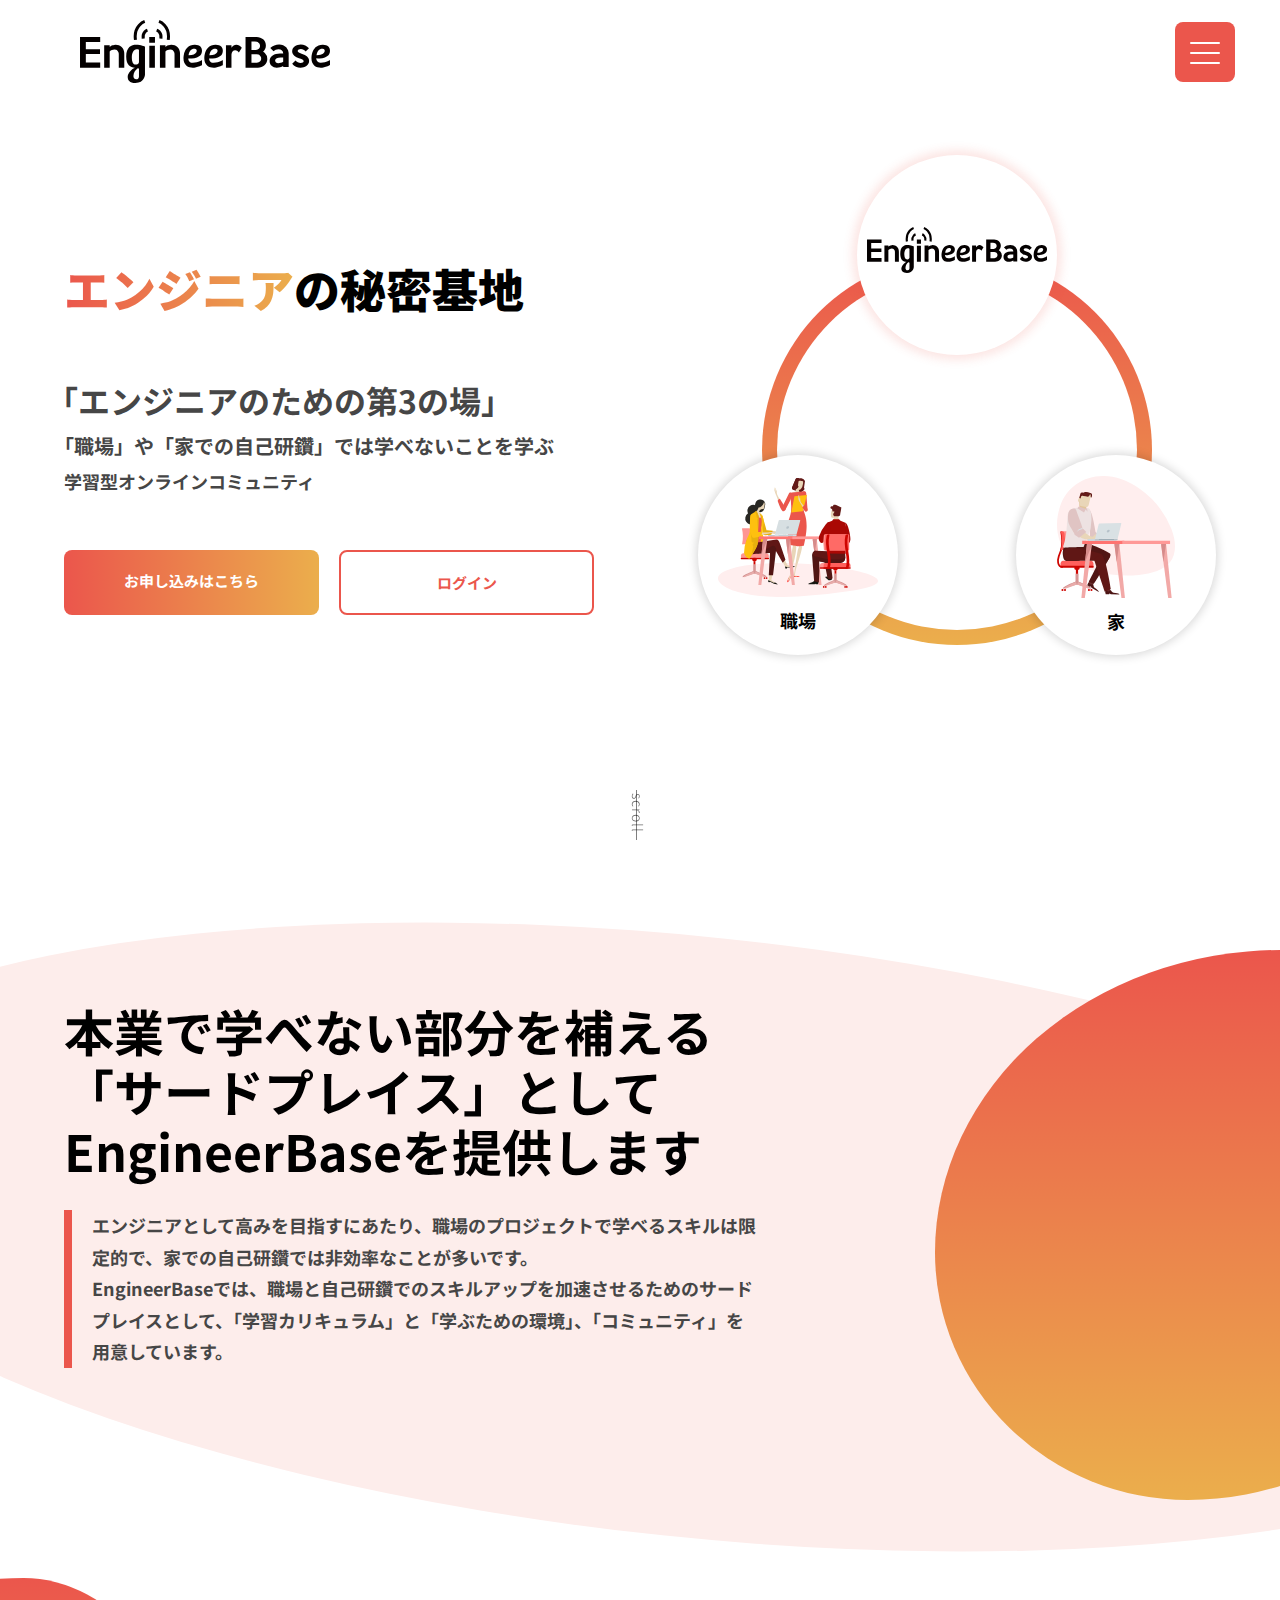
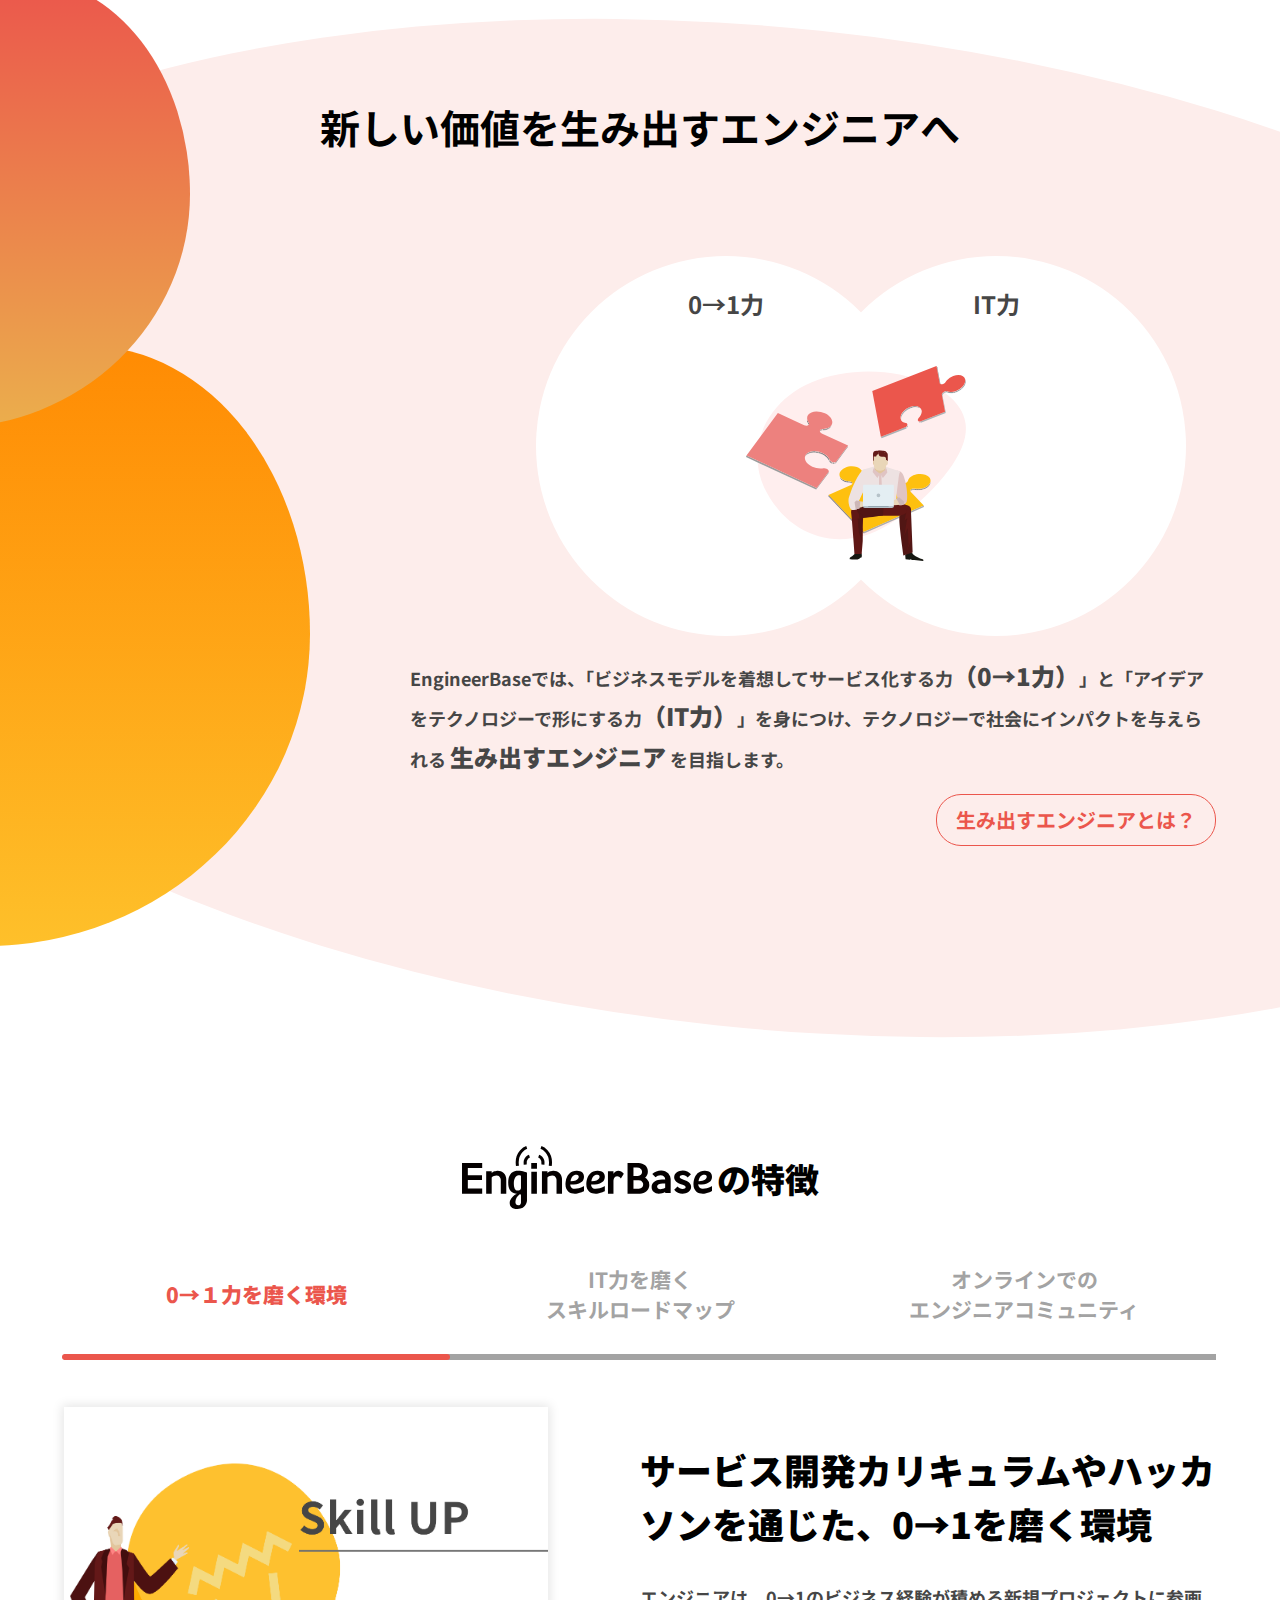
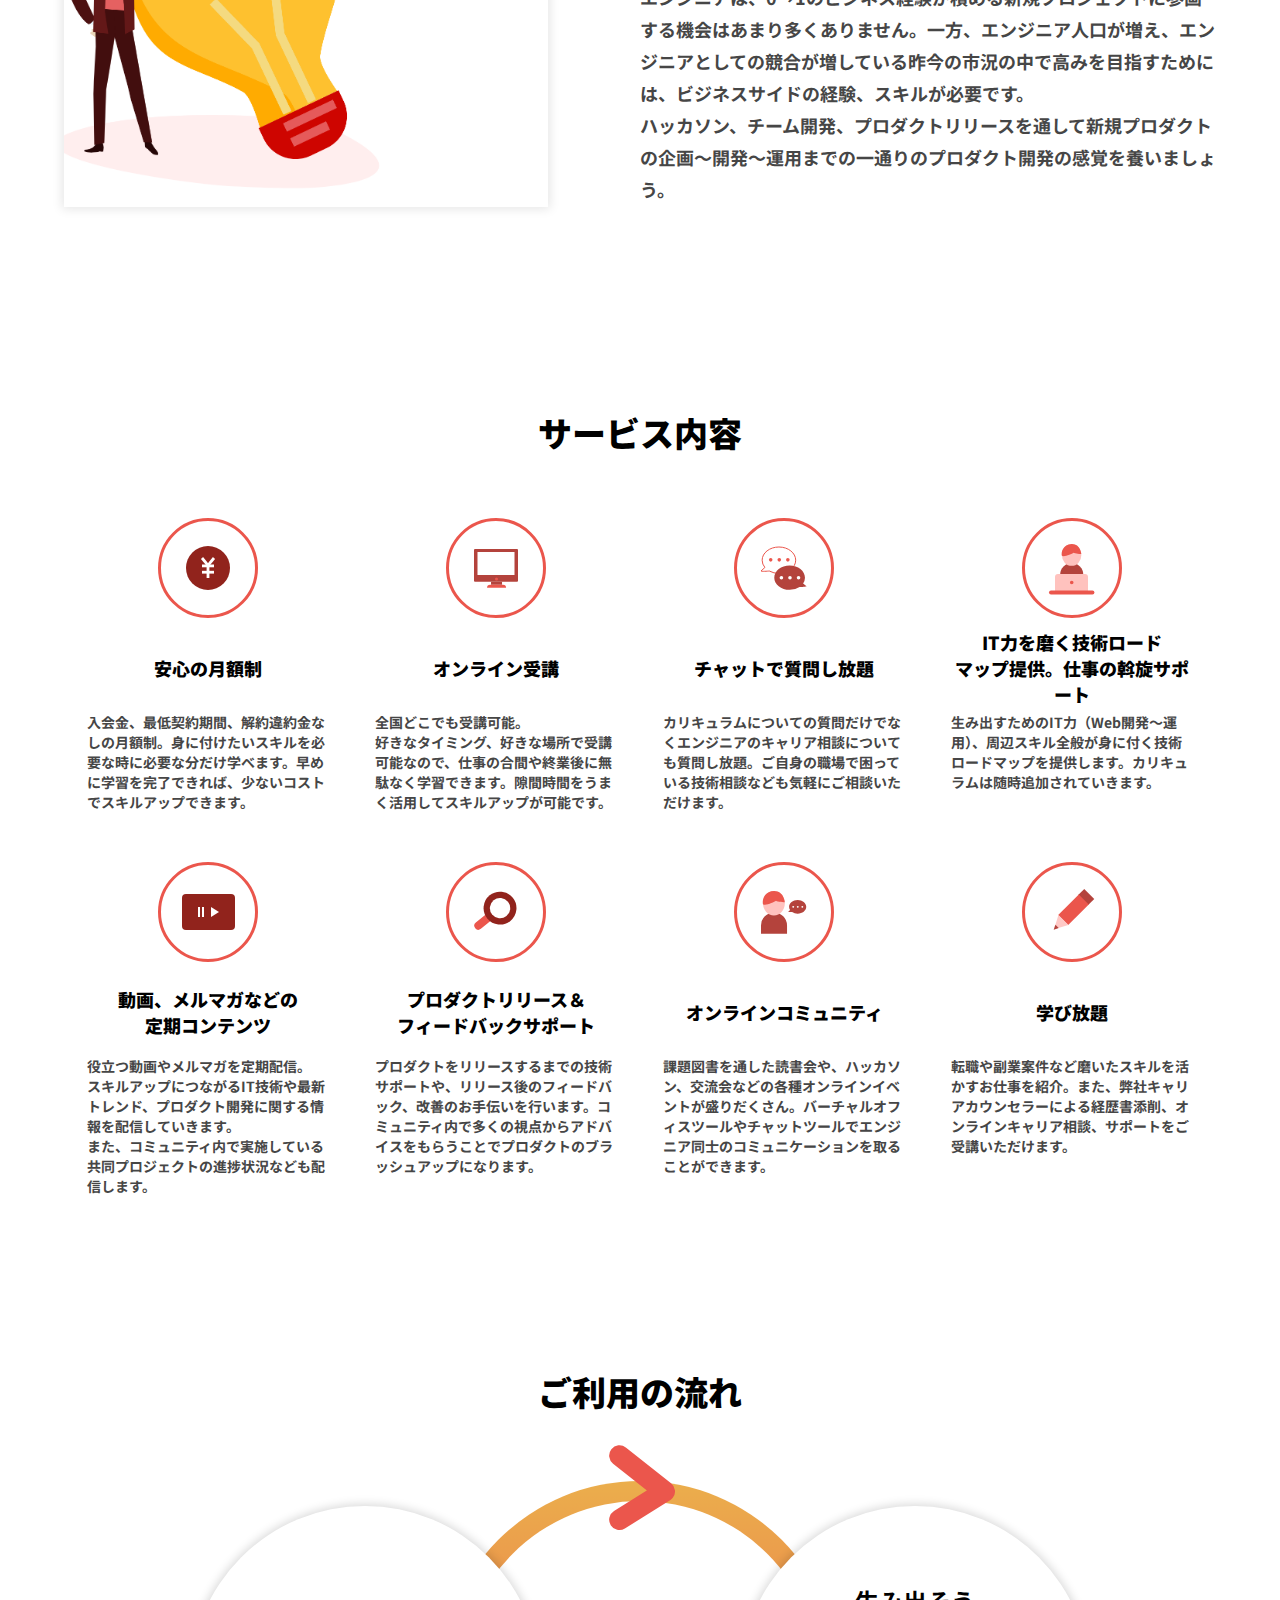
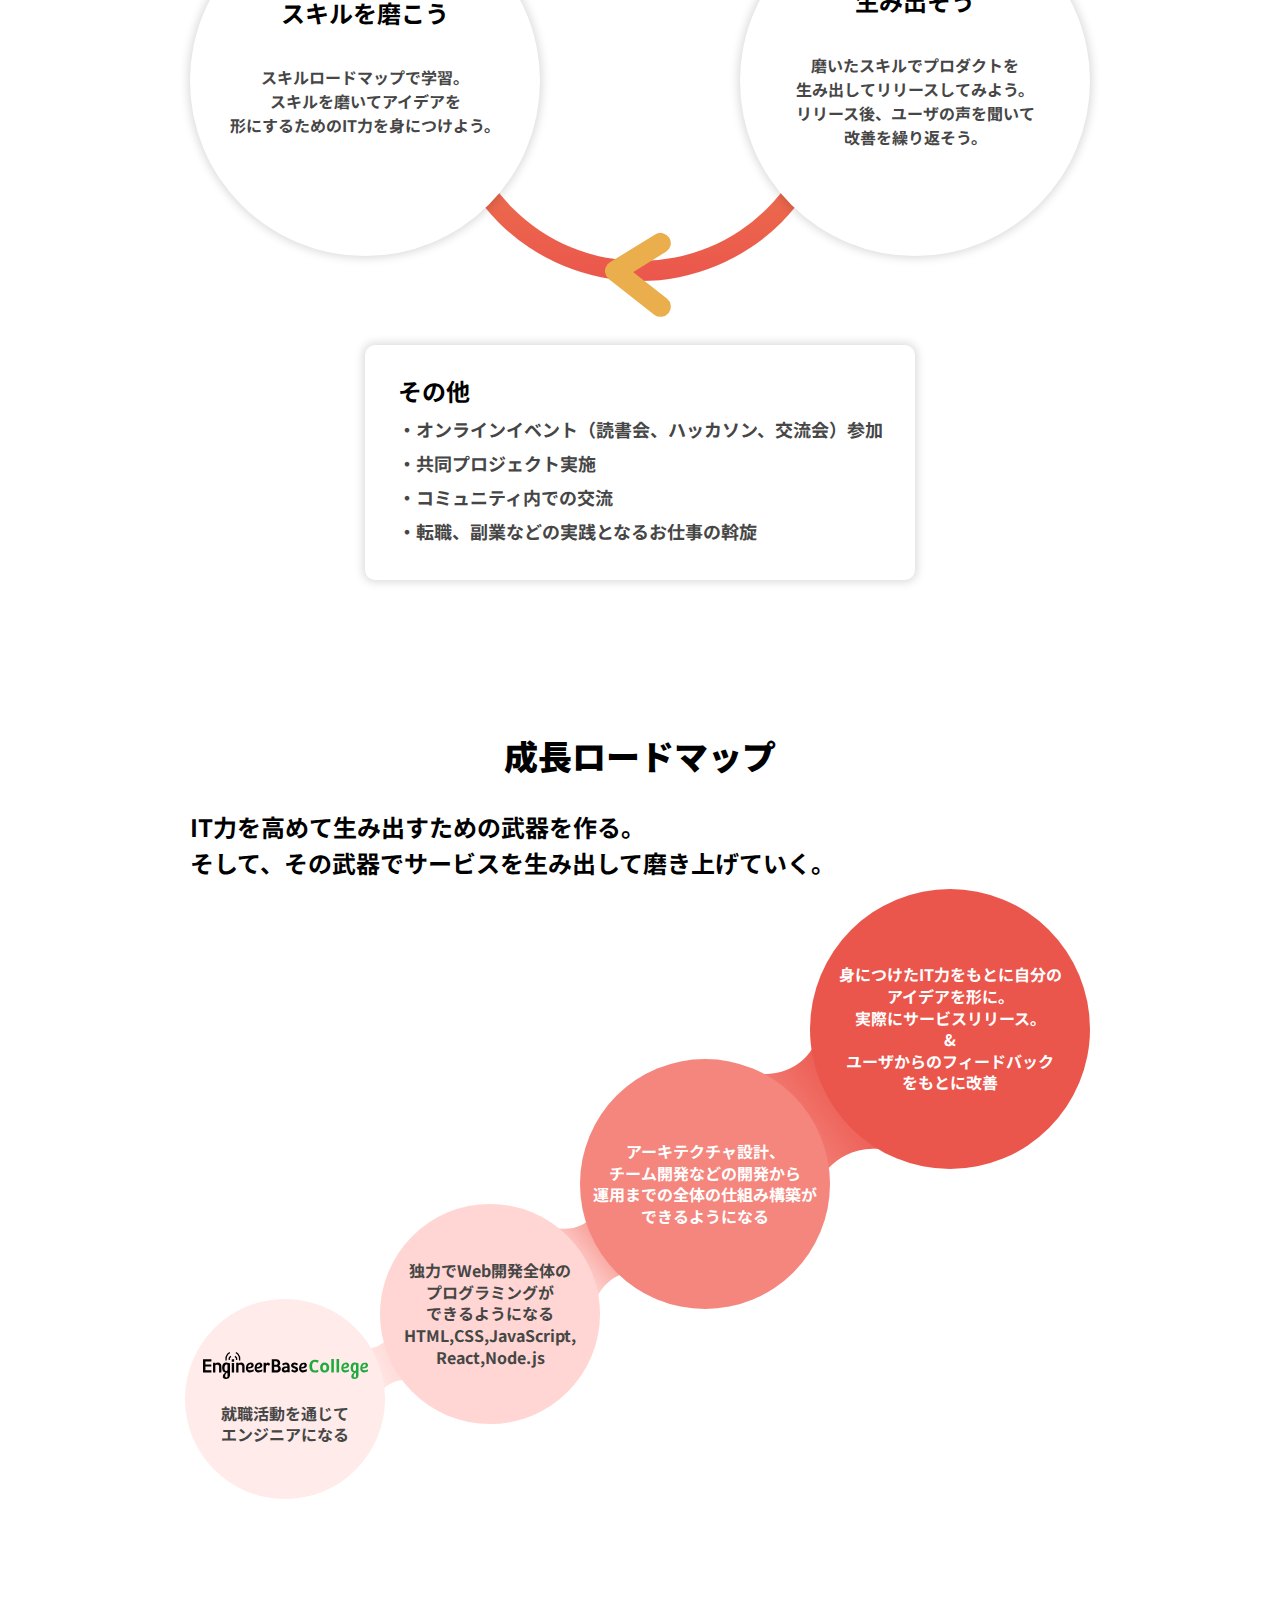
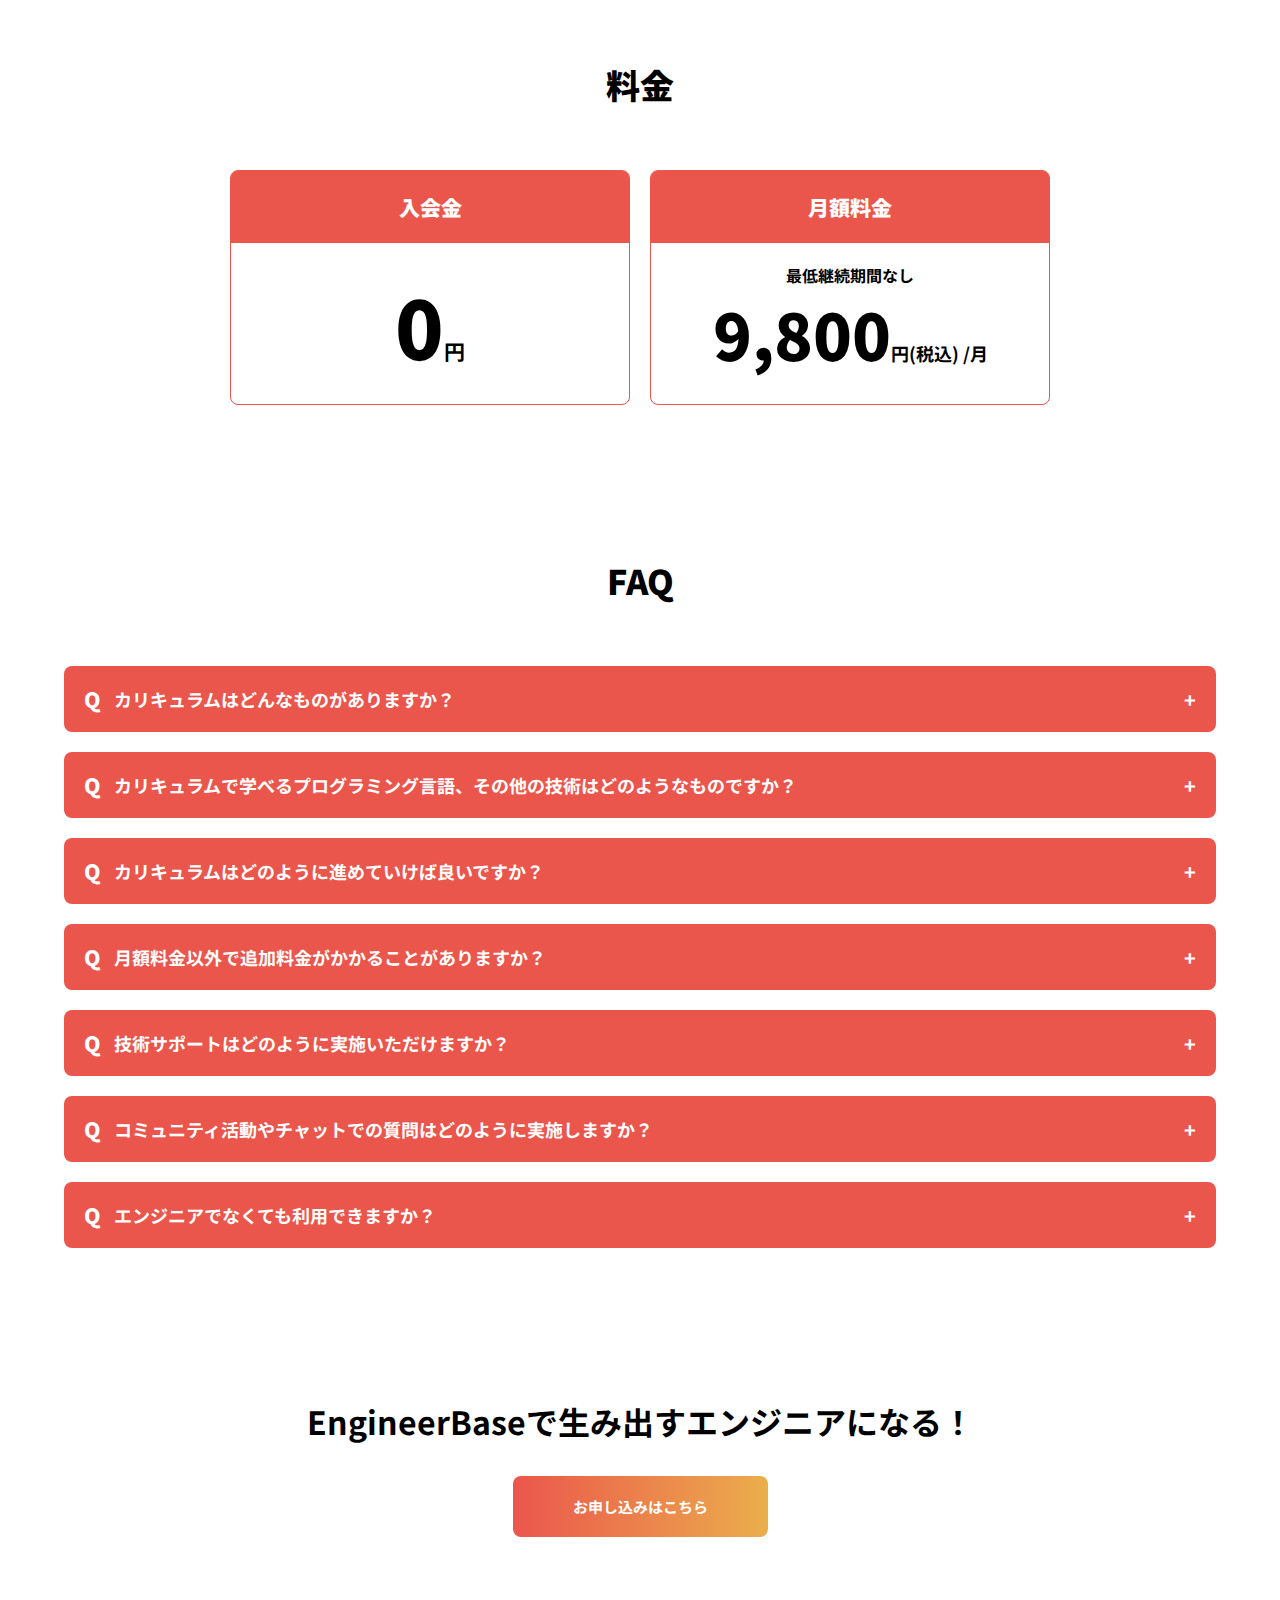
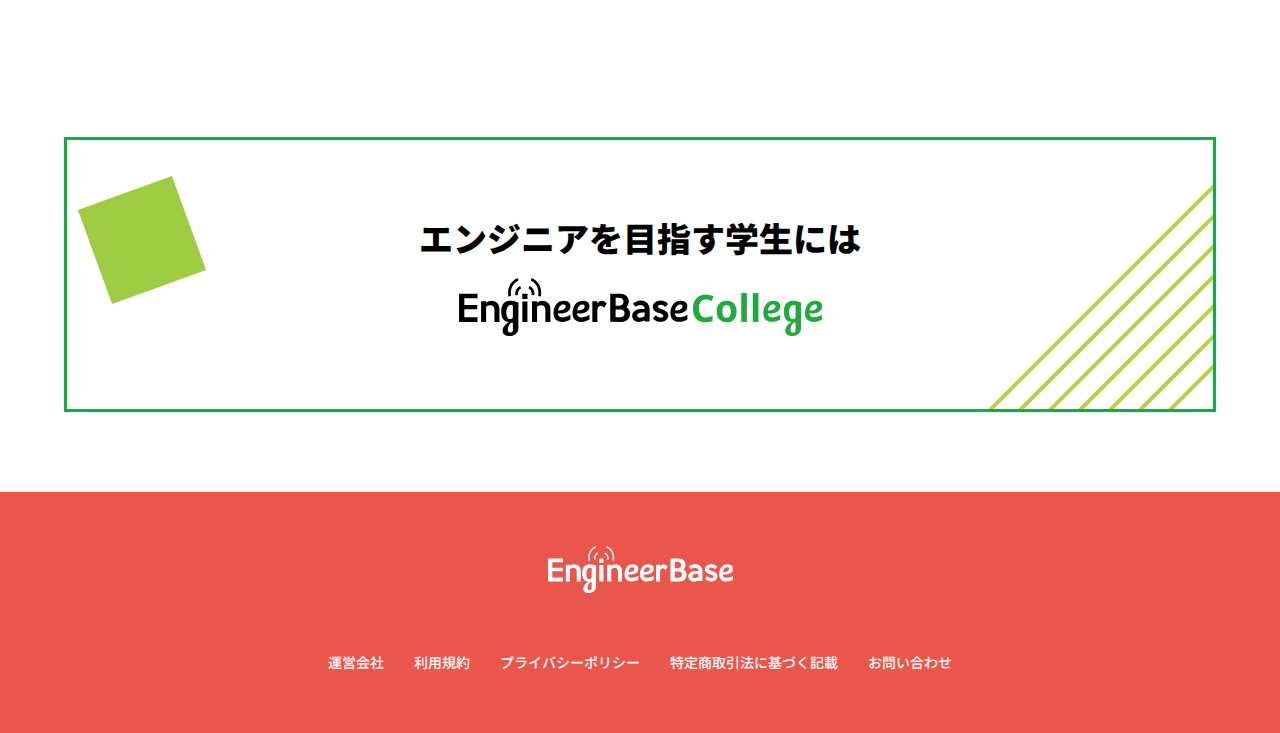
<file: index.html>
<!DOCTYPE html>
<html lang="ja">
<head>
    <meta charset="UTF-8">
    <meta name="viewport" content="width=device-width, initial-scale=1.0">
    <!-- OGP読み込み -->
    <meta property="og:title" content="EngineerBase">
    <meta property="og:description" content="EngineerBaseは、「ビジネスモデルを着想してサービス化する力（0→1力）」と「アイデアをテクノロジーで形にする力（IT力）」を身につけ、テクノロジーで社会にインパクトを与えられる生み出すエンジニアを目指す環境を提供します。">
    <meta property="og:site_name" content="EngineerBase">
    <meta property="og:type" content="website">
    <meta property="og:url" content="https://engineerbase.jp/">
    <meta property="og:image" content="https://engineerbase.jp/img/engineerbase.png">
    <meta name="twitter:card" content="summary_large_image">
    <meta name="twitter:title" content="EngineerBase">
    <meta name="twitter:description" content="EngineerBaseは、「ビジネスモデルを着想してサービス化する力（0→1力）」と「アイデアをテクノロジーで形にする力（IT力）」を身につけ、テクノロジーで社会にインパクトを与えられる生み出すエンジニアを目指す環境を提供します。">
    <meta name="twitter:image" content="https://engineerbase.jp/img/engineerbase.png">
    <!-- キーワード -->
    <meta name="keywords" content="IT,ゼロイチ,0→1,システムエンジニア,SE,Lifedge,生み出すエンジニア,サードプレイス,新規サービス">

    <title>EngineerBase</title>

    <!-- Favicon読み込み -->
    <link rel="icon" href="img/favicon.ico">
    <link rel="icon" type="image/x-icon" href="img/favicon.ico">

    <!-- CSS読み込み -->
    <link rel="stylesheet" href="css/style.css">

    <!-- Google Font読み込み -->
    <link rel="preconnect" href="https://fonts.googleapis.com">
    <link rel="preconnect" href="https://fonts.gstatic.com" crossorigin>
    <link href="https://fonts.googleapis.com/css2?family=Noto+Sans+JP:wght@300;500;700;900&display=swap" rel="stylesheet">

    <!-- Global site tag (gtag.js) - Google Analytics -->
    <script async src="https://www.googletagmanager.com/gtag/js?id=G-PVDJ55HG6J"></script>
    <script>
    window.dataLayer = window.dataLayer || [];
    function gtag(){dataLayer.push(arguments);}
    gtag('js', new Date());

    gtag('config', 'G-PVDJ55HG6J');
    </script>
</head>

<body>
    <div class="header">
        <h1><a href="https://engineerbase.jp/" class="site-title"><img src="img/eblogo_b.svg" alt="EngineerBase"></a></h1>
        <div class="hamburger">
            <span></span>
            <span></span>
            <span></span>
        </div>
        <nav class="nav">
            <a href="https://engineerbase.jp/" class="site-title"><img src="img/eblogo_w.svg" alt="EngineerBase"></a>
            <ul class="menu">
                <li>
                    <a href="#about" class="mr">EngineerBaseとは</a>
                    <a href="concept" class="birth">生み出すエンジニアとは</a>
                </li>
                <li><a href="#feature">EngineerBaseの特徴</a></li>
                <li><a href="#service">サービス内容</a></li>
                <li><a href="#flow">ご利用の流れ</a></li>
                <li><a href="#roadmap">成長ロードマップ</a></li>
                <li><a href="#fee">料金</a></li>
                <li><a href="#faq">FAQ</a></li>
                <li><a href="https://lifedge.jp/contact/" target="_blank" rel="noopener">お問い合わせ</a></li>
                <li>
                    <a class="btn app" href="https://ps.learning-ware.jp/engineerbase/payment/edit?item_id=547" target="_blank" rel="noopener">お申し込みはこちら</a>
                    <a class="btn login" href="https://ps.learning-ware.jp/engineerbase" target="_blank" rel="noopener">ログイン</a>
                </li>
            </ul>
        </nav>
        <div class="wrapper">
            <div class="content">
                <p class="title"><span>エンジニア</span>の秘密基地</p>
                <p class="text t2">「エンジニアのための第3の場」</p>
                <p class="text t1">「職場」や「家での自己研鑽」では<br class="fv-br"><span class="fv-sp"></span>学べないことを学ぶ</p>
                <p class="text t3">学習型オンラインコミュニティ</p>
                <div class="container">
                    <a class="btn app" href="https://ps.learning-ware.jp/engineerbase/payment/edit?item_id=547" target="_blank" rel="noopener">お申し込みはこちら</a>
                    <a class="btn login" href="https://ps.learning-ware.jp/engineerbase" target="_blank" rel="noopener">ログイン</a>
                </div>
            </div>
            <div class="figure">
                <div class="item eb">
                    <img src="img/eblogo_b.svg">
                </div>
                <div class="item home">
                    <img src="img/home.svg">
                    <p>家</p>
                </div>
                <div class="item wp">
                    <img src="img/wp.svg">
                    <p>職場</p>
                </div>
                <div class="circle">
                    <div class="circle-inner"></div>
                </div>
            </div>
        </div>
        <div class="scrolldown">
            <span>
                scroll
            </span>
        </div>
    </div>

    <div class="main">

        <section id="about">
            <div class="about-1">
                <div class="wrapper">
                    <h2 class="title">本業で学べない部分を補える<br>「サードプレイス」として<br>EngineerBaseを提供します</h2>
                    <div class="inner">
                        <div class="deco-line"></div>
                        <p class="text">エンジニアとして高みを目指すにあたり、職場のプロジェクトで学べるスキルは限定的で、家での自己研鑽では非効率なことが多いです。<br>EngineerBaseでは、職場と自己研鑽でのスキルアップを加速させるためのサードプレイスとして、「学習カリキュラム」と「学ぶための環境」、「コミュニティ」を用意しています。</p>
                    </div>
                </div>
            </div>
            <div class="about-2">
                <div class="wrapper">
                    <h2 class="title">新しい価値を生み出すエンジニアへ </h2>
                    <div class="inner">
                        <div class="illust">
                            <div class="i-circle c1">0→1力
                                <div class="os-circle o1"></div>
                                <div class="ol-circle o2"></div>
                                <div class="os-circle o3"></div>
                                <p class="t-circle t1">新規サービス</p>
                                <p class="t-circle t2">アイデア</p>
                            </div>
                            <div class="i-circle c2">IT力
                                <div class="ol-circle o4"></div>
                                <div class="os-circle o5"></div>
                                <div class="ol-circle o6"></div>
                                <div class="os-circle o7"></div>
                                <p class="t-circle t3">スキルアップ</p>
                                <p class="t-circle t4">チーム開発</p>
                            </div>
                            <img src="img/illust.svg" alt="">
                        </div>
                        <p class="text">EngineerBaseでは、「ビジネスモデルを着想してサービス化する力<span class='impact'>（0→1力）</span>」と「アイデアをテクノロジーで形にする力<span class='impact'>（IT力）</span>」を身につけ、テクノロジーで社会にインパクトを与えられる<span class='impact sp'>生み出すエンジニア</span>を目指します。</p>
                        <a href="concept" class="btn">生み出すエンジニアとは？</a>
                    </div>
                </div>
            </div>
            </section>

        <section id="feature" class="wrapper">
            <h2 class="section-title"><img src="img/eblogo_b.svg" alt="EngineerBase">の特徴</h2>
            <ul class="menu">
                <li class="menu-list active">0→１力を磨く環境</li>
                <li class="menu-list">IT力を磨く<br class="menu-br">スキルロードマップ</li>
                <li class="menu-list">オンラインでの<br class="menu-br">エンジニアコミュニティ</li>
            </ul>

            <ul class="features">
                <li class="content active">
                    <p class="subtitle">0→１力を磨く環境</p>
                    <div class="image">
                        <img src="img/feature1.png" alt="">
                    </div>
                    <div class="text">
                        <h3 class="f-title">サービス開発カリキュラムやハッカソンを通じた、0→1を磨く環境</h3>
                        <p>エンジニアは、0→1のビジネス経験が積める新規プロジェクトに参画する機会はあまり多くありません。一方、エンジニア人口が増え、エンジニアとしての競合が増している昨今の市況の中で高みを目指すためには、ビジネスサイドの経験、スキルが必要です。<br>ハッカソン、チーム開発、プロダクトリリースを通して新規プロダクトの企画〜開発〜運用までの一通りのプロダクト開発の感覚を養いましょう。</p>
                    </div>
                </li>

                <li class="content">
                    <p class="subtitle">IT力を磨くスキルロードマップ</p>
                    <div class="image">
                        <img src="img/feature2.png" alt="">
                    </div>
                    <div class="text">
                        <h3 class="f-title">Web開発のプログラミング、アーキテクチャ設計のスキルロードマップ</h3>
                        <p>職場ではマネジメント中心の業務で、プログラミングスキルが身に付かない、、など、多岐にわたるエンジニアの仕事の中で、身につけたいスキルを学べるプロジェクトに参画している人は意外と少数です。<br>EngineerBaseでは、Web開発を中心として、独力でのプログラミング習得、チーム開発、プロダクトリリース、運用などプロダクト開発に必要なITスキルをカリキュラム化。カリキュラムで学んだ後は実際にリリースまでのサポートも行います。</p>
                    </div>
                </li>

                <li class="content">
                    <p class="subtitle">オンラインでのエンジニアコミュニティ</p>
                    <div class="image">
                        <img src="img/feature3.png" alt="">
                    </div>
                    <div class="text">
                        <h3 class="f-title">読書会や交流会など、バーチャルオフィスを通じたオンラインコミュニティ</h3>
                        <p>エンジニアは社内だけで人間関係が閉じることも多く、社外のエンジニアとのつながりが希薄になりがちです。<br>いろんな会社や境遇、想いを抱えたエンジニアと交流することにより、自分の理想のエンジニア像をブラッシュアップしていきましょう。<br>毎週オンラインでのイベントや交流の場を開催しています。</p>
                    </div>
                </li>

            </ul>
        </section>

        <section id="service">
            <div class="wrapper">
                <h2 class="section-title">サービス内容</h2>
                <ul class="service-list">
                    <li>
                        <img src="img/service1.svg" alt="">
                        <p class="title">安心の月額制</p>
                        <p class="text">入会金、最低契約期間、解約違約金なしの月額制。身に付けたいスキルを必要な時に必要な分だけ学べます。早めに学習を完了できれば、少ないコストでスキルアップできます。</p>
                    </li>
                    <li>
                        <img src="img/service2.svg" alt="">
                        <p class="title">オンライン受講</p>
                        <p class="text">全国どこでも受講可能。<br>好きなタイミング、好きな場所で受講可能なので、仕事の合間や終業後に無駄なく学習できます。隙間時間をうまく活用してスキルアップが可能です。</p>
                    </li>
                    <li>
                        <img src="img/service3.svg" alt="">
                        <p class="title">チャットで<br class="service-br3">質問し放題</p>
                        <p class="text">カリキュラムについての質問だけでなくエンジニアのキャリア相談についても質問し放題。ご自身の職場で困っている技術相談なども気軽にご相談いただけます。</p>
                    </li>
                    <li>
                        <img src="img/service4.svg" alt="">
                        <p class="title">IT力を磨く技術ロード<br>マップ提供。仕事の斡旋サポート</p>
                        <p class="text">生み出すためのIT力（Web開発〜運用）、周辺スキル全般が身に付く技術ロードマップを提供します。カリキュラムは随時追加されていきます。</p>
                    </li>
                    <li>
                        <img src="img/service5.svg" alt="">
                        <p class="title lo">動画、メルマガなどの<br>定期コンテンツ</p>
                        <p class="text">役立つ動画やメルマガを定期配信。<br>スキルアップにつながるIT技術や最新トレンド、プロダクト開発に関する情報を配信していきます。<br>また、コミュニティ内で実施している共同プロジェクトの進捗状況なども配信します。</p>
                    </li>
                    <li>
                        <img src="img/service6.svg" alt="">
                        <p class="title -long">プロダクトリリース＆<br>フィードバックサポート</p>
                        <p class="text">プロダクトをリリースするまでの技術サポートや、リリース後のフィードバック、改善のお手伝いを行います。コミュニティ内で多くの視点からアドバイスをもらうことでプロダクトのブラッシュアップになります。</p>
                    </li>
                    <li>
                        <img src="img/service7.svg" alt="">
                        <p class="title">オンライン<br class="service-br2">コミュニティ</p>
                        <p class="text">課題図書を通した読書会や、ハッカソン、交流会などの各種オンラインイベントが盛りだくさん。バーチャルオフィスツールやチャットツールでエンジニア同士のコミュニケーションを取ることができます。</p>
                    </li>
                    <li>
                        <img src="img/service8.svg" alt="">
                        <p class="title">学び放題</p>
                        <p class="text">転職や副業案件など磨いたスキルを活かすお仕事を紹介。また、弊社キャリアカウンセラーによる経歴書添削、オンラインキャリア相談、サポートをご受講いただけます。</p>
                    </li>
                </ul>
            </div>
        </section>

        <section id="flow" class="wrapper">
            <h2 class="section-title">ご利用の流れ</h2>
            <div class="figure">
                <img src="img/cursor-right.svg" alt="" class="arrow right">
                <img src="img/cursor-left.svg" alt="" class="arrow left">
                <div class="item item-left">
                    <p class="title">スキルを磨こう</p>
                    <p class="text">スキルロードマップで学習。<br>スキルを磨いてアイデアを<br>形にするためのIT力を身につけよう。</p>
                </div>
                <div class="item item-right">
                    <p class="title">生み出そう</p>
                    <p class="text">磨いたスキルでプロダクトを<br>生み出してリリースしてみよう。<br>リリース後、ユーザの声を聞いて<br>改善を繰り返そう。</p>
                </div>
                <div class="circle">
                    <div class="circle-inner"></div>
                </div>
            </div>
            <div class="box">
                <ul class="text">
                    <li class="title">その他</li>
                    <li>・オンラインイベント（読書会、ハッカソン、交流会）参加</li>
                    <li>・共同プロジェクト実施</li>
                    <li>・コミュニティ内での交流</li>
                    <li>・転職、副業などの実践となるお仕事の斡旋</li>
                </ul>
            </div>
        </section>

        <section id="roadmap">
            <h2 class="section-title">成長ロードマップ</h2>

            <div class="wrapper">
                <p class="text">IT力を高めて生み出すための武器を作る。<br>そして、その武器でサービスを生み出して磨き上げていく。</p>
                <div class="item-box">
                    <p class="item item-1">身につけたIT力をもとに自分の<br>アイデアを形に。<br>実際にサービスリリース。<br>&<br>ユーザからのフィードバック<br>をもとに改善</p>
                    <img class="connect1" src="img/connect1.svg">
                    <p class="item item-2">アーキテクチャ設計、<br>チーム開発などの開発から<br>運用までの全体の仕組み構築が<br>できるようになる</p>
                    <img class="connect2" src="img/connect2.svg">
                    <p class="item item-3">独力でWeb開発全体の<br>プログラミングが<br>できるようになる<br class="mb-16">HTML,CSS,JavaScript,<br>React,Node.js</p>
                    <img class="connect3" src="img/connect3.svg">
                    <p class="item item-4"><img src="img/ebclogo_b.svg" alt="EngineerBase College">就職活動を通じて<br>エンジニアになる</p>
                </div>
            </div>

        </section>

        <section id="fee">
            <div class="wrapper">
                <h2 class="section-title">料金</h2>
                <div class="container">
                    <div class="entrance-fee box">
                        <p class="title">入会金</p>
                        <p class="price"><span>0</span>円</p>
                    </div>
                    <div class="monthly-fee box">
                        <p class="title">月額料金</p>
                        <p class="text">最低継続期間なし</p>
                        <p class="price"><span>9,800</span><br class="price-br">円(税込) /月</p>
                    </div>
                </div>
            </div>
        </section>

        <section id="faq" class="wrapper">
            <h2 class="section-title">FAQ</h2>
            <div class="inner">
                <dl>
                    <dt class="question">カリキュラムはどんなものがありますか？</dt>
                    <dd class="answer">フロントエンドからバックエンドまでのWeb開発に必要なプログラミング基礎や、プロダクト開発を行うための企画、UI/UX、チーム開発など多岐に渡るカリキュラムが随時追加されていきます。</dd>
                </dl>
                <dl>
                    <dt class="question">カリキュラムで学べるプログラミング言語、その他の技術はどのようなものですか？</dt>
                    <dd class="answer">HTML、CSS、JavaScript、React、Node.jsといったWeb開発に必要なフロント〜バックエンドの言語を学習します。また、GitHubでのソース管理やチーム開発、AWSでのクラウド環境構築なども学んでいきます。</dd>
                </dl>
                <dl>
                    <dt class="question">カリキュラムはどのように進めていけば良いですか？</dt>
                    <dd class="answer">こちらのLPのログインボタンから学習システムにログインいただき、ご自身のペースで進めていただけます。カリキュラムによっては、学習期間が限定されているケースもありますので、ご注意ください。</dd>
                </dl>
                <dl>
                    <dt class="question">月額料金以外で追加料金がかかることがありますか？</dt>
                    <dd class="answer">入会金、途中解約金、最低継続期間もないので、サービス利用料としては追加料金はかかりません。<br>ただし、外部教材を利用するカリキュラムの場合、そちらの費用はお客様ご自身でご負担いただきます。</dd>
                </dl>
                <dl>
                    <dt class="question">技術サポートはどのように実施いただけますか？</dt>
                    <dd class="answer">基本的にはチャットにてご質問いただき、そちらに講師が回答する形となります。オンラインイベントやバーチャルオフィスに講師が常駐するケースも多いのでそちらで直接ご質問することも可能です。</dd>
                </dl>
                <dl>
                    <dt class="question">コミュニティ活動やチャットでの質問はどのように実施しますか？</dt>
                    <dd class="answer">SlackやバーチャルオフィスのoViceを利用して行います。<br>お申し込み後、上記ツールへご招待を行いますので、ご参加の上、ご活用ください。</dd>
                </dl>
                <dl>
                    <dt class="question">エンジニアでなくても利用できますか？</dt>
                    <dd class="answer">可能です。サービス内容として独学が基本となり、質問もチャットがメインとなりますのでご注意ください。</dd>
                </dl>
            </div>
            </section>

            <section class="application">
                <h3 class="title">EngineerBaseで<br class="app-br">生み出すエンジニアになる！</h3>
            <a class="btn app" href="https://ps.learning-ware.jp/engineerbase/payment/edit?item_id=547lank" rel="noopener">お申し込みはこちら</a>
        </section>

        <section class="link">
            <a href="https://college.engineerbase.jp" class="inner">
                <div class="box"></div>
                <p>エンジニアを目指す学生には<img src="img/ebclogo_b.svg" alt="EngineerBase College"></p>
                <div class="deco">
                    <span></span>
                    <span></span>
                    <span></span>
                    <span></span>
                    <span></span>
                    <span></span>
                    <span></span>
                </div>
            </a>
        </section>

    </div>

    <div class="footer">
        <div class="wrapper">
            <a class="eb-logo" href="https://engineerbase.jp/" target="_blank" rel="noopener"><img src="img/eblogo_w.svg" alt="EngineerBase"></a>
            <nav class="footer-nav">
                <ul>
                    <li><a href="https://lifedge.jp/" target="_blank" rel="noopener">運営会社</a></li>
                    <li><a href="terms">利用規約</a></li>
                    <li><a href="policy">プライバシーポリシー</a></li>
                    <li><a href="law">特定商取引法に基づく記載</a></li>
                    <li><a href="https://lifedge.jp/contact/" target="_blank" rel="noopener">お問い合わせ</a></li>
                </ul>
            </nav>
        </div>
    </div>

    <!-- js読み込み -->
    <script src="https://ajax.googleapis.com/ajax/libs/jquery/3.5.1/jquery.min.js"></script>
    <script src="js/script.js"></script>
    <script src="js/jquery.inview.min.js"></script>
</body>

</html>
</file>
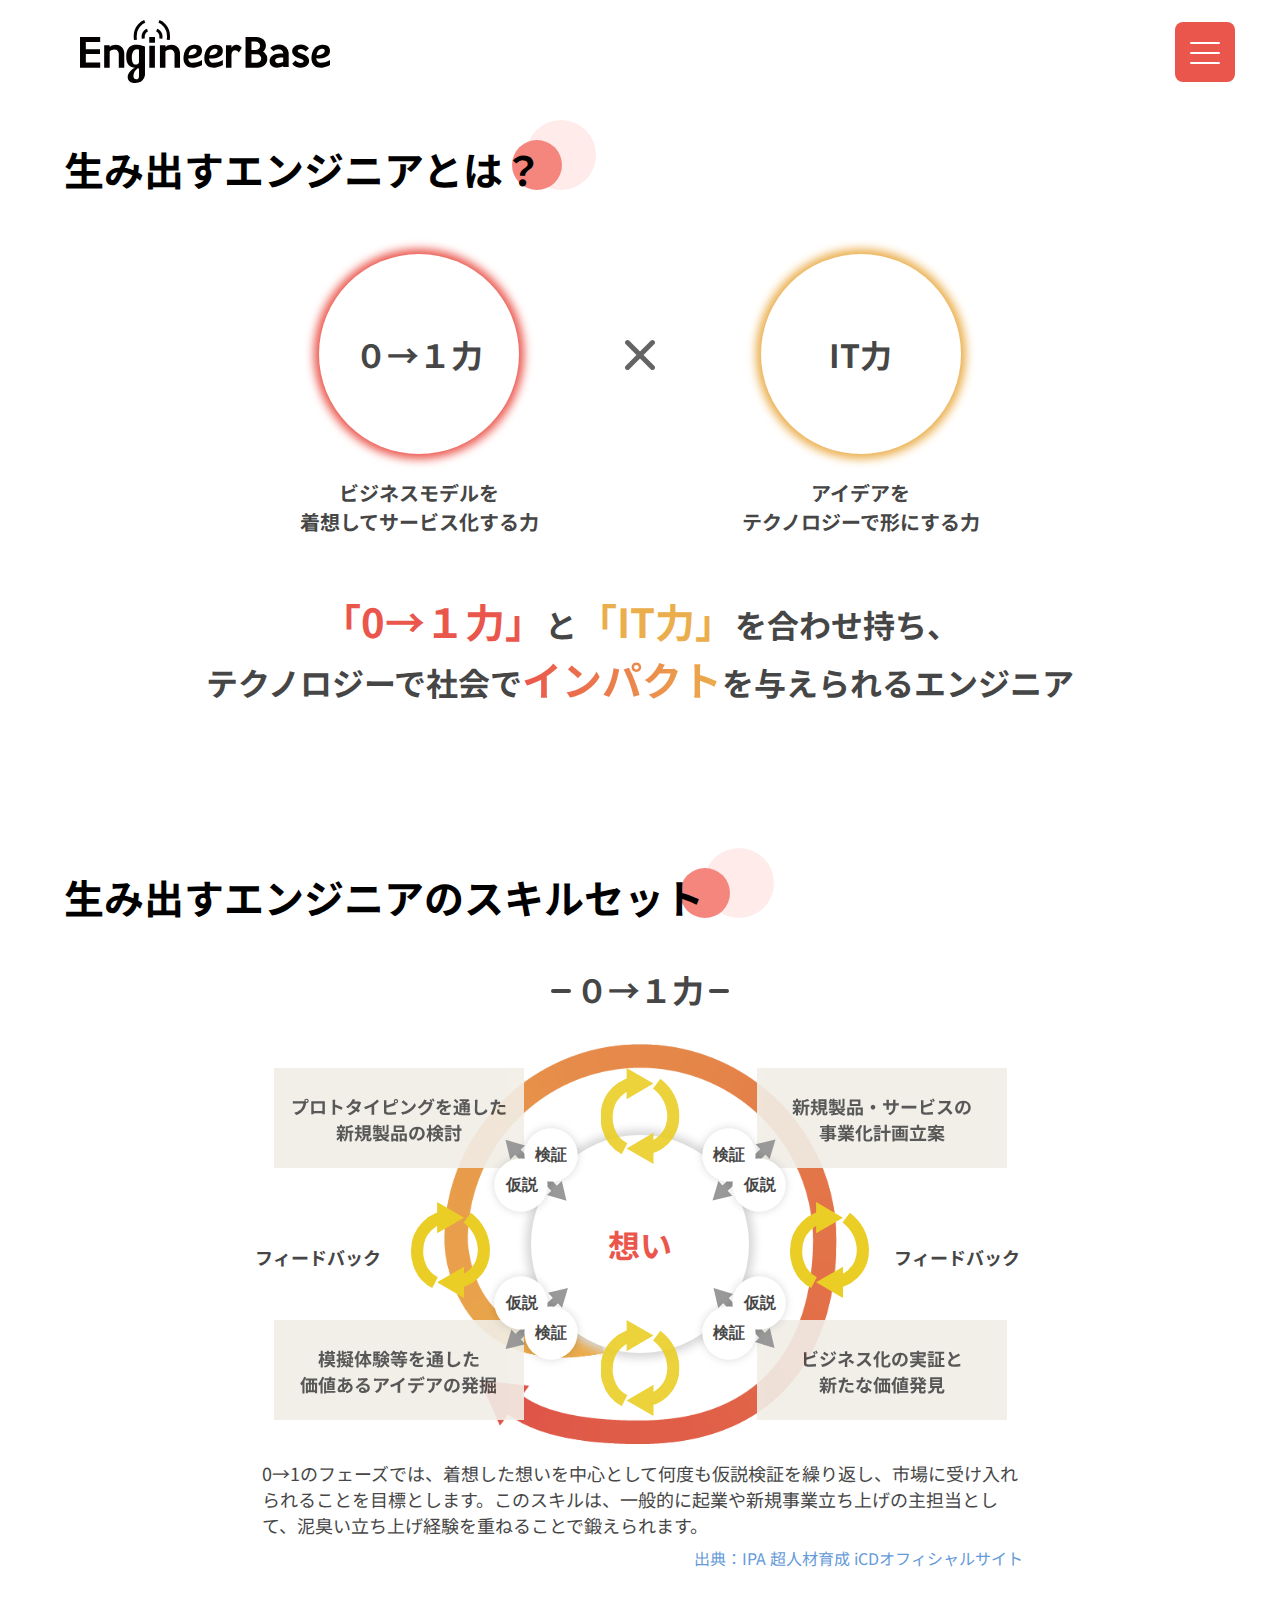
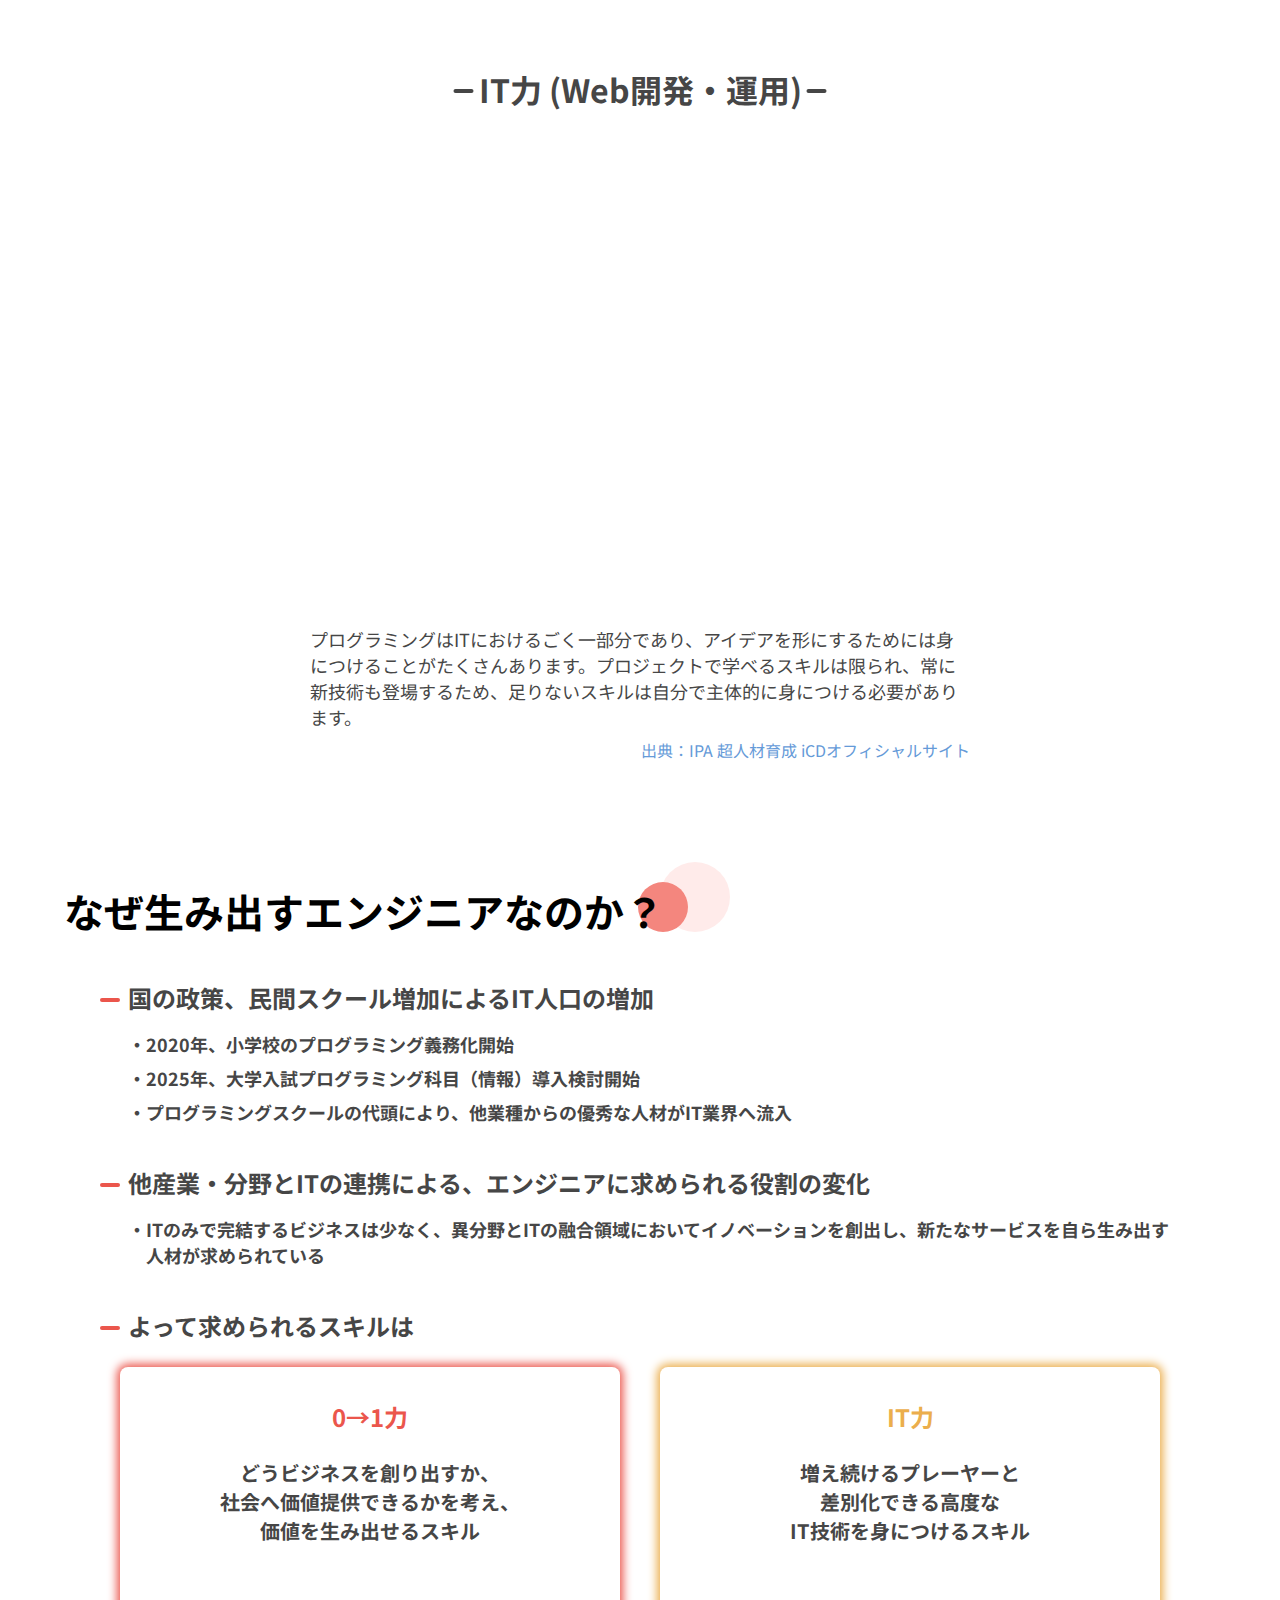
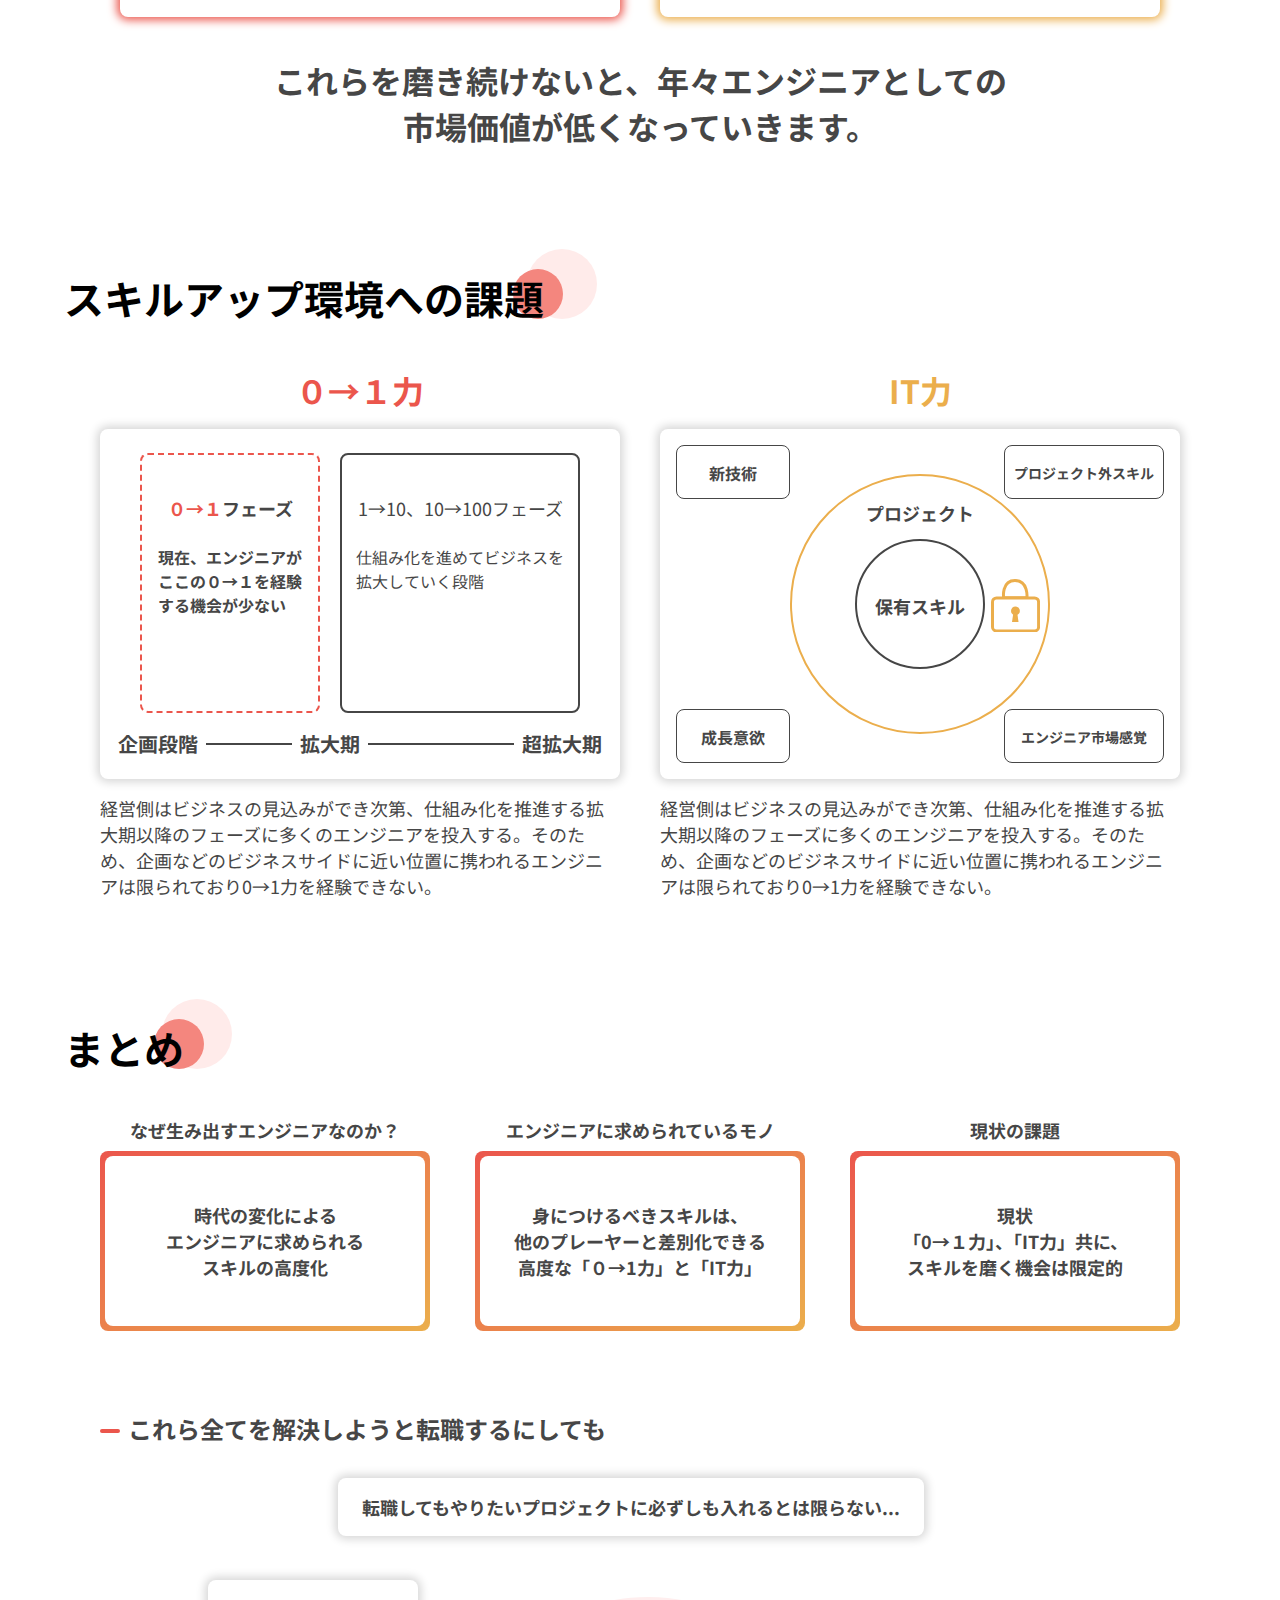
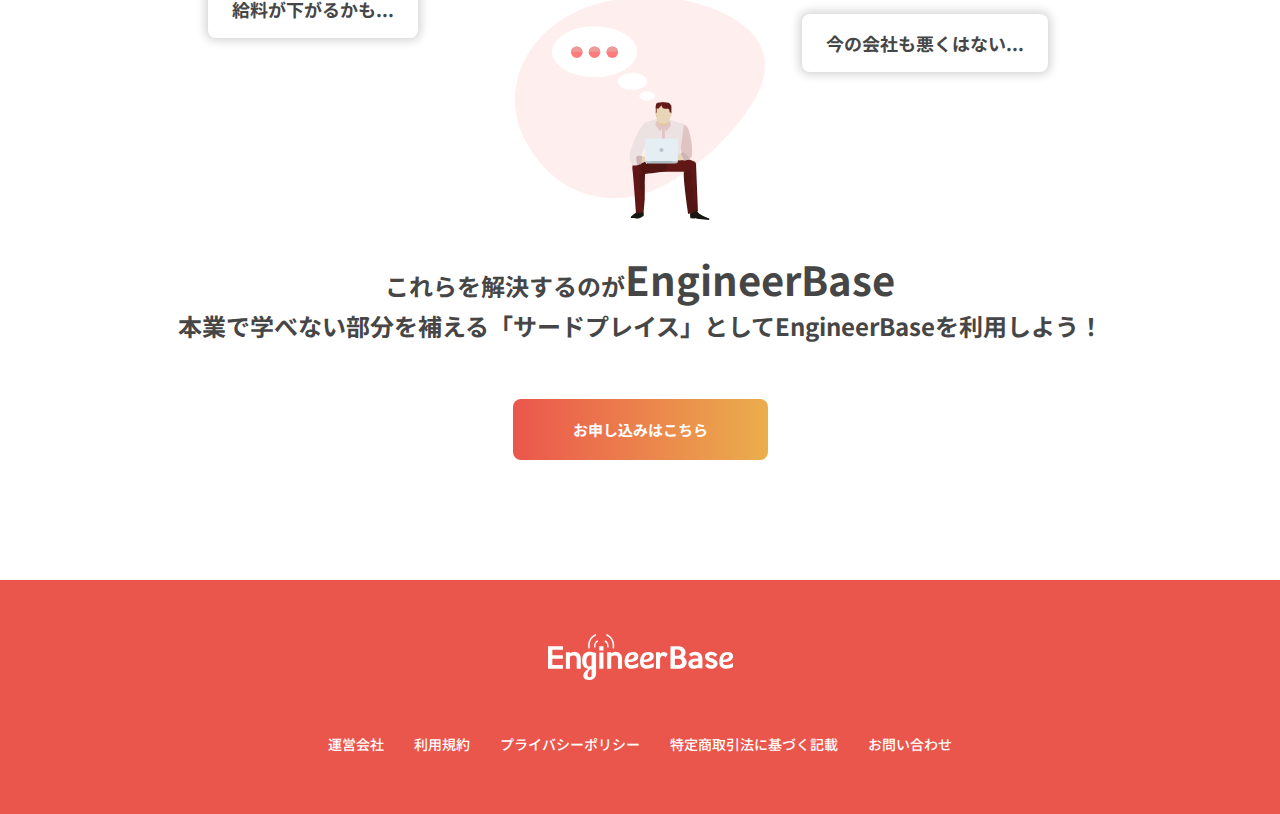
<file: concept.html>
<!DOCTYPE html>
<html lang="ja">
<head>
    <meta charset="UTF-8">
    <meta name="viewport" content="width=device-width, initial-scale=1.0">
    <!-- OGP読み込み -->
    <meta property="og:title" content="生み出すエンジニアとは | EngineerBase">
    <meta property="og:description" content="EngineerBaseが目指す「生み出すエンジニア」の概要やスキルセットなどを説明しています。">
    <meta property="og:site_name" content="生み出すエンジニアとは | EngineerBase">
    <meta property="og:type" content="website">
    <meta property="og:url" content="https://engineerbase.jp/">
    <meta property="og:image" content="https://engineerbase.jp/img/engineerbase.png">
    <meta name="twitter:card" content="summary_large_image">
    <meta name="twitter:title" content="EngineerBase | EngineerBase">
    <meta name="twitter:description" content="EngineerBaseが目指す「生み出すエンジニア」の概要やスキルセットなどを説明しています。">
    <meta name="twitter:image" content="https://engineerbase.jp/img/engineerbase.png">
    <!-- キーワード -->
    <meta name="keywords" content="IT,ゼロイチ,0→1,システムエンジニア,SE,Lifedge,生み出すエンジニア,サードプレイス,新規サービス">

    <title>生み出すエンジニアとは | EngineerBase</title>

    <!-- Favicon読み込み -->
    <link rel="icon" href="img/favicon.ico">
    <link rel="icon" type="image/x-icon" href="img/favicon.ico">

    <!-- CSS読み込み -->
    <link rel="stylesheet" href="css/umidasu.css">
    <link rel="stylesheet" href="css/ress.css">

    <!-- Google Font読み込み -->
    <link rel="preconnect" href="https://fonts.googleapis.com">
    <link rel="preconnect" href="https://fonts.gstatic.com" crossorigin>
    <link href="https://fonts.googleapis.com/css2?family=Noto+Sans+JP:wght@300;500;700;900&display=swap" rel="stylesheet">
</head>

<body>
    <header>
        <h1>
            <a href="https://engineerbase.jp/" class="site-logo">
                <img src="img/eblogo_b.svg" alt="EngineerBase">
            </a>
        </h1>
        <div class="hamburger">
            <span></span>
            <span></span>
            <span></span>
        </div>
        <nav class="nav">
            <a href="https://engineerbase.jp/" class="site-logo">
                <img src="img/eblogo_w.svg" alt="EngineerBase">
            </a>
            <ul class="menu">
                <li>
                    <a href="index" class="mr">EngineerBaseとは</a>
                    <a href="#" class="birth">生み出すエンジニアとは</a>
                </li>
                <li><a href="index#feature">EngineerBaseの特徴</a></li>
                <li><a href="index#service">サービス内容</a></li>
                <li><a href="index#flow">ご利用の流れ</a></li>
                <li><a href="index#roadmap">成長ロードマップ</a></li>
                <li><a href="index#fee">料金</a></li>
                <li><a href="index#faq">FAQ</a></li>
                <li><a href="https://lifedge.jp/contact/" target="_blank" rel="noopener">お問い合わせ</a></li>
                <li>
                    <a class="btn app" href="https://ps.learning-ware.jp/engineerbase/payment/edit?item_id=547" target="_blank" rel="noopener">お申し込みはこちら</a>
                    <a class="btn login" href="https://ps.learning-ware.jp/engineerbase" target="_blank" rel="noopener">ログイン</a>
                </li>
            </ul>
        </nav>
    </header>

    <main>
        <section class="firstview">
            <h2>
                生み出すエンジニアとは？
            </h2>
            <div class="firstview__wrap">
                <div class="firstview__wrap__section01">
                    <div class="firstview__wrap__section01__item01">
                        <p class="firstview__item01__circle">
                            ０→１力
                        </p>
                        <p class="firstview___item01_text">
                            ビジネスモデルを<br>着想してサービス化する力
                        </p>
                    </div>
                    <div class="firstview__wrap__section01__item02">
                        <img src="img/Cross.svg" alt="Cross">
                    </div>
                    <div class="firstview__wrap__section01__item03">
                        <p class="firstview__item03_circle">
                            IT力
                        </p>
                        <p class="firstview__item03_text">
                            アイデアを<br>テクノロジーで形にする力
                        </p>
                    </div>
                </div>
                <p class="firstview__wrap__section02">
                    <span>「0→１力」</span>と<span>「IT力」</span>を合わせ持ち、<br class="mobileIndent">テクノロジーで社会で<span>インパクト</span>を与えられるエンジニア
                </p>
            </div>
        </section>

        <section class="skillset">
            <h2>
                生み出すエンジニアのスキルセット
            </h2>
            <div class="skillset__section01">
                <h3>
                    ０→１力
                </h3>
                <div class="skillset__section01_illsut">
                    <div class="skillset__illsut_text01">
                        <p>
                            プロトタイピングを通した<br>新規製品の検討
                        </p>
                        <p class="skillset__illsut_rotate">
                            <img src="img/skillset02_img.svg" alt="">
                        </p>
                        <p>
                            新規製品・サービスの<br>事業化計画立案
                        </p>
                    </div>
                    <div class="skillset__illsut_cnterText">
                        <p>
                            想い
                        </p>
                        <div>
                            <img src="img/skillset03_img.svg" alt="">
                        </div>
                        <div>
                            <img src="img/skillset04_img.svg" alt="">
                        </div>
                        <div>
                            <img src="img/skillset05_img.svg" alt="">
                        </div>
                        <div>
                            <img src="img/skillset06_img.svg" alt="">
                        </div>
                    </div>
                    <div class="skillset__illsut_text02">
                        <p>
                            模擬体験等を通した<br>価値あるアイデアの発掘
                        </p>
                        <p class="skillset__illsut_rotate">
                            <img src="img/skillset02_img.svg" alt="">
                        </p>
                        <p>
                            ビジネス化の実証と<br>新たな価値発見
                        </p>
                    </div>
                </div>
                <p class="skillset__section01__text">
                    0→1のフェーズでは、着想した想いを中心として何度も仮説検証を繰り返し、市場に受け入れられることを目標とします。このスキルは、一般的に起業や新規事業立ち上げの主担当として、泥臭い立ち上げ経験を重ねることで鍛えられます。
                </p>
                <p class="skillset__sourceText">
                    <a href="https://icd.ipa.go.jp/icd/icd/task-dictionary/profref" target="blank" rel="noopener">
                        出典：IPA 超人材育成 iCDオフィシャルサイト
                    </a>
                </p>
            </div>

            <div class="skillset__section02">
                <h3>
                    IT力 (Web開発・運用)
                </h3>
                <div class="skillset__section02_illsut">
                    <ul class="skillset__illsut__list">
                        <li class="skillset__illsut__list__item fadeUpTrigger">システム企画立案</li>
                        <li class="skillset__illsut__list__item fadeUpTrigger">UIデザイン</li>
                        <li class="skillset__illsut__list__item fadeUpTrigger">システム要件定義・方式設計</li>
                        <li class="skillset__illsut__list__item fadeUpTrigger">運用設計</li>
                        <li class="skillset__illsut__list__item fadeUpTrigger">移行設計</li>
                        <li class="skillset__illsut__list__item fadeUpTrigger">Webサイト開発</li>
                        <li class="skillset__illsut__list__item fadeUpTrigger">システムテスト</li>
                        <li class="skillset__illsut__list__item fadeUpTrigger">セキュリティテスト</li>
                        <li class="skillset__illsut__list__item fadeUpTrigger">学ぶことはたくさん</li>
                        <li class="skillset__illsut__list__item fadeUpTrigger">移行・導入</li>
                        <li class="skillset__illsut__list__item fadeUpTrigger">ソフトウェア保守</li>
                        <li class="skillset__illsut__list__item fadeUpTrigger">Webサイト運用管理</li>
                        <li class="skillset__illsut__list__item fadeUpTrigger">IT運用コントロール</li>
                        <li class="skillset__illsut__list__item fadeUpTrigger">サービスデスク</li>
                        <li class="skillset__illsut__list__item fadeUpTrigger">システム運用管理</li>
                        <li class="skillset__illsut__list__item fadeUpTrigger">システム評価・改善</li>
                        <li class="skillset__illsut__list__item fadeUpTrigger">セキュリティ領域</li>
                        <li class="skillset__illsut__list__item fadeUpTrigger">新たな価値創造による新規製品・サービス開発</li>
                    </ul>
                </div>
                <p class="skillset__section02__text">
                    プログラミングはITにおけるごく一部分であり、アイデアを形にするためには身につけることがたくさんあります。プロジェクトで学べるスキルは限られ、常に新技術も登場するため、足りないスキルは自分で主体的に身につける必要があります。
                </p>
                <p class="skillset__sourceText">
                    <a href="https://icd.ipa.go.jp/icd/icd/task-dictionary/profref/taskref?p=105" target="blank" rel="noopener">
                        出典：IPA 超人材育成 iCDオフィシャルサイト
                    </a>
                </p>
            </div>

        </section>

        <section class="engineerConcept">
            <h2>
                なぜ生み出すエンジニアなのか？
            </h2>
            <div class="engineerConcept__wrap">
                <h3>
                    国の政策、民間スクール増加によるIT人口の増加
                </h3>
                <ul class="engineerConcept__wrap__list">
                    <li>・2020年、小学校のプログラミング義務化開始</li>
                    <li>・2025年、大学入試プログラミング科目（情報）導入検討開始</li>
                    <li>・プログラミングスクールの代頭により、他業種からの優秀な人材がIT業界へ流入</li>
                </ul>
                <h3>
                    他産業・分野とITの連携による、エンジニアに求められる役割の変化
                </h3>
                <ul class="engineerConcept__wrap__list">
                    <li>
                        ・ITのみで完結するビジネスは少なく、異分野とITの融合領域においてイノベーションを創出し、新たなサービスを自ら生み出す人材が求められている
                    </li>
                </ul>
                <h3>
                    よって求められるスキルは
                </h3>
                <div class="engineerConcept__wrap__skill">
                    <div class="engineerConcept__skill__box01">
                        <h4>
                            0→1力
                        </h4>
                        <p>
                            どうビジネスを創り出すか、<br>社会へ価値提供できるかを考え、<br>価値を生み出せるスキル
                        </p>
                    </div>
                    <div class="engineerConcept__skill__box02">
                        <h4>
                            IT力
                        </h4>
                        <p>
                            増え続けるプレーヤーと<br>差別化できる高度な<br>IT技術を身につけるスキル
                        </p>
                    </div>
                </div>
                <p class="engineerConcept__wrap__text">
                    これらを磨き続けないと、年々エンジニアとしての<br class="mobileIndent">市場価値が低くなっていきます。
                </p>
            </div>
        </section>

        <section class="skillUpTask">
            <h2>
                スキルアップ環境への課題
            </h2>
            <div class="skillUpTask__wrap">
                <div class="skillUpTask__wrap__box01">
                    <h3>
                        ０→１力
                    </h3>
                    <div class="skillUpTask__card">
                        <div class="skillUpTask__card__illust">
                            <div class="skillUpTask__card__illust__box01">
                                <p>
                                    <span>０→１</span>フェーズ
                                </p>
                                <p>
                                    現在、エンジニアがここの０→１を経験する機会が少ない
                                </p>
                            </div>
                            <div class="skillUpTask__card__illust__box02">
                                <p>
                                    1→10、10→100フェーズ
                                </p>
                                <p>
                                    仕組み化を進めてビジネスを拡大していく段階
                                </p>
                            </div>
                        </div>
                        <div class="skillUpTask__card__period">
                            <p>
                                企画段階
                            </p>
                            <div class="skillUpTask__card__period__border01"></div>
                            <p>
                                拡大期
                            </p>
                            <div class="skillUpTask__card__period__border02"></div>
                            <p>
                                超拡大期
                            </p>
                        </div>
                    </div>
                    <p class="skillUpTask__text">
                        経営側はビジネスの見込みができ次第、仕組み化を推進する拡大期以降のフェーズに多くのエンジニアを投入する。そのため、企画などのビジネスサイドに近い位置に携われるエンジニアは限られており0→1力を経験できない。
                    </p>
                </div>
                <div class="skillUpTask__wrap__box02">
                    <h3>
                        IT力
                    </h3>
                    <div class="skillUpTask__card">
                        <div class="skillUpTask__card__illsutBox01">
                            <p>新技術</p>
                            <p>プロジェクト外スキル</p>
                        </div>
                        <div class="skillUpTask__card__illsutBox02">
                            <p>プロジェクト</p>
                            <p>保有スキル</p>
                        </div>
                        <div class="skillUpTask__card__illsutBox03">
                            <p>成長意欲</p>
                            <p>エンジニア市場感覚</p>
                        </div>
                    </div>
                    <p class="skillUpTask__text">
                        経営側はビジネスの見込みができ次第、仕組み化を推進する拡大期以降のフェーズに多くのエンジニアを投入する。そのため、企画などのビジネスサイドに近い位置に携われるエンジニアは限られており0→1力を経験できない。
                    </p>
                </div>
            </div>
        </section>

        <section class="conclusion">
            <h2>
                まとめ
            </h2>
            <div class="conclusion__wrap">
                <div class="conclusion__wrap__list">
                    <ul>
                        <li>
                            <p>なぜ生み出すエンジニアなのか？</p>
                            <div>
                                <p>
                                    時代の変化による<br>エンジニアに求められる<br>スキルの高度化
                                </p>
                            </div>
                        </li>
                        <li>
                            <p>エンジニアに求められているモノ</p>
                            <div>
                                <p>
                                    身につけるべきスキルは、<br>他のプレーヤーと差別化できる<br>高度な「０→1力」と「IT力」
                                </p>
                            </div>
                        </li>
                        <li>
                            <p>現状の課題</p>
                            <div>
                                <p>
                                    現状<br>「0→１力」、「IT力」共に、<br>スキルを磨く機会は限定的
                                </p>
                            </div>
                        </li>
                    </ul>
                </div>
                <div class="conclusion__wrap__illust">
                    <h3>
                        これら全てを解決しようと転職するにしても
                    </h3>
                    <div class="conclusion__illust__box">
                        <p>
                            転職してもやりたいプロジェクトに必ずしも入れるとは限らない...
                        </p>
                        <p>
                            給料が下がるかも...
                        </p>
                        <p>
                            今の会社も悪くはない...
                        </p>
                        <div>
                            <img src="img/conclusion_illust.svg" alt="イラスト">
                        </div>
                    </div>
                </div>
                <p class="conclusion__wrap__text">
                    これらを解決するのが<br class="mobileIndentAdd"><span>EngineerBase</span><br>本業で学べない部分を補える「サードプレイス」としてEngineerBaseを利用しよう！
                </p>
                <button>
                    <a href="https://ps.learning-ware.jp/engineerbase/payment/edit?item_id=547" rel="noopener">お申し込みはこちら</a>
                </button>
            </div>
        </section>

    </main>

    <footer>
        <div class="wrapper">
            <a class="eb-logo" href="https://engineerbase.jp/" target="_blank" rel="noopener"><img src="img/eblogo_w.svg" alt="EngineerBase"></a>
            <nav class="footer-nav">
                <ul>
                    <li><a href="https://lifedge.jp/" target="_blank" rel="noopener">運営会社</a></li>
                    <li><a href="terms">利用規約</a></li>
                    <li><a href="policy">プライバシーポリシー</a></li>
                    <li><a href="law">特定商取引法に基づく記載</a></li>
                    <li><a href="https://lifedge.jp/contact/" target="_blank" rel="noopener">お問い合わせ</a></li>
                </ul>
            </nav>
        </div>
    </footer>

    <!-- js読み込み -->
    <script src="https://ajax.googleapis.com/ajax/libs/jquery/3.5.1/jquery.min.js"></script>
    <script src="js/animation.js"></script>
    <script src="js/script.js"></script>
    <script src="js/jquery.inview.min.js"></script>
</body>

</html>
</file>
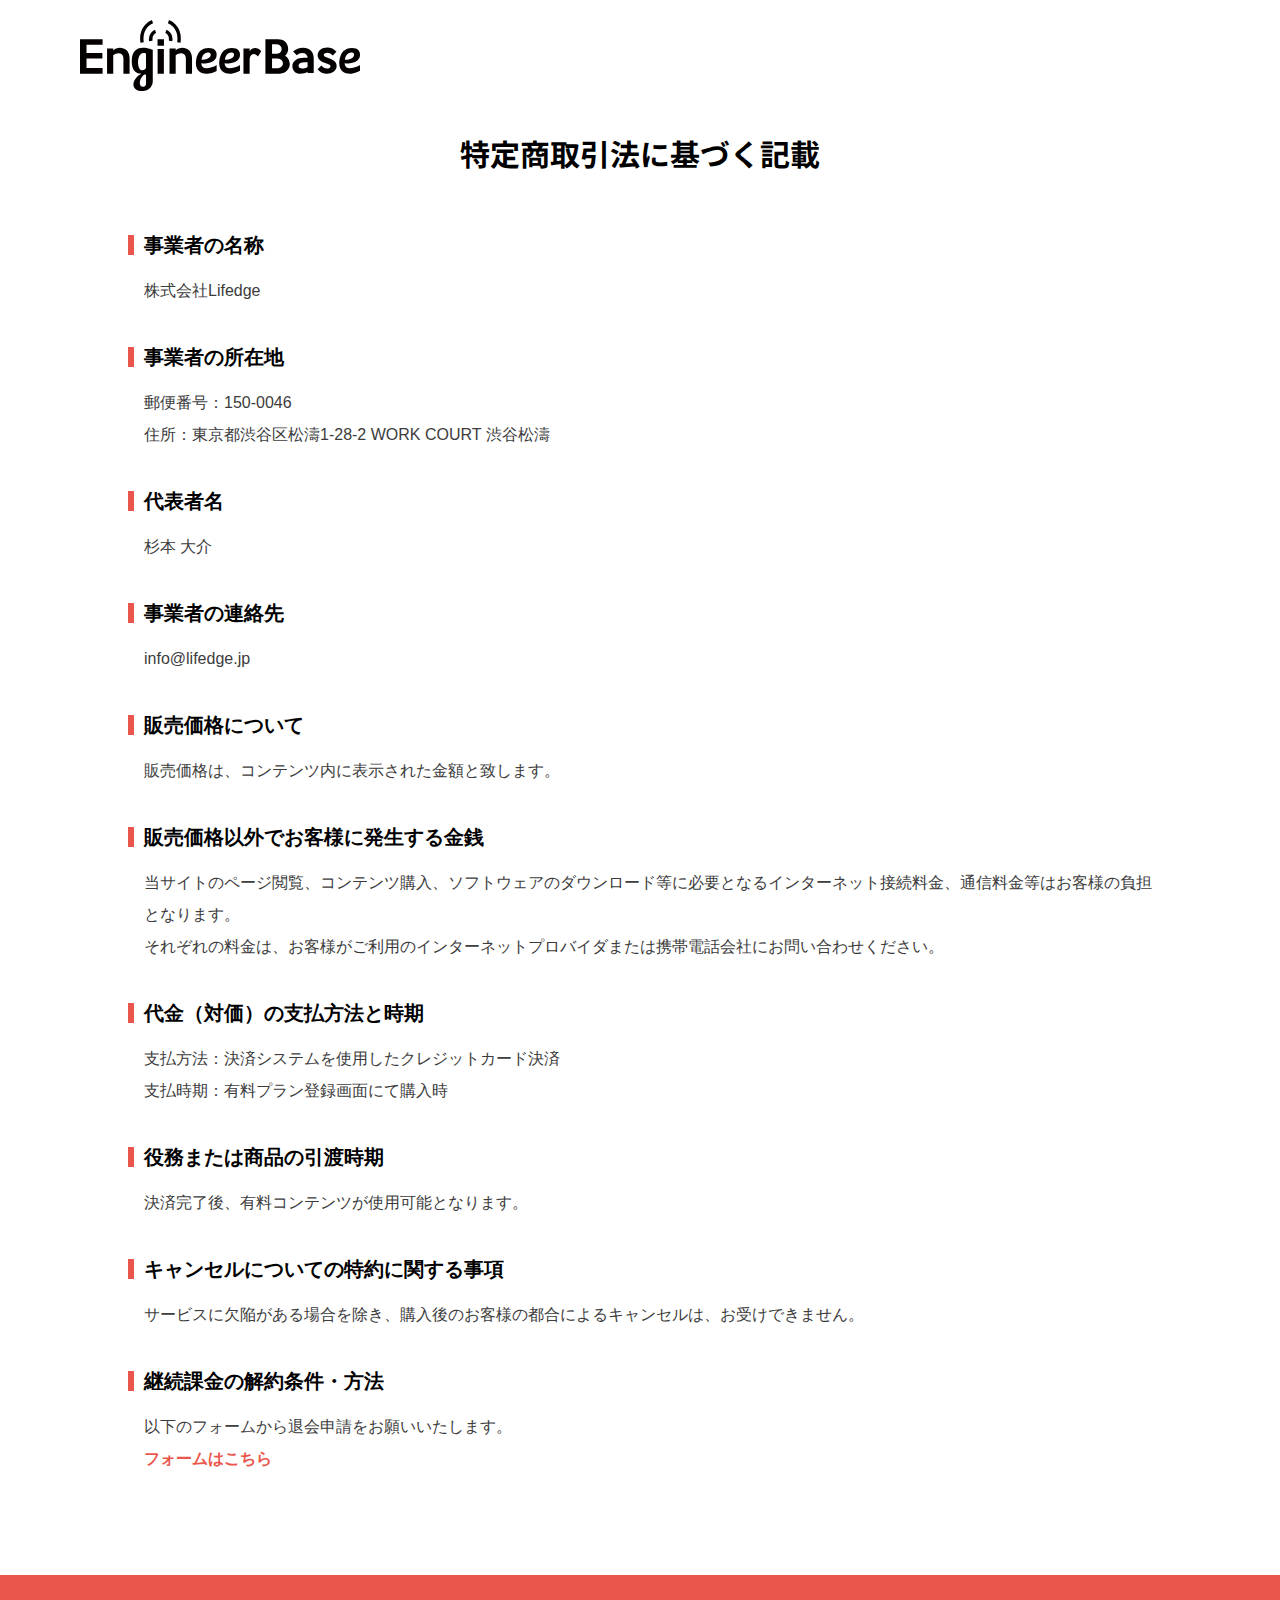
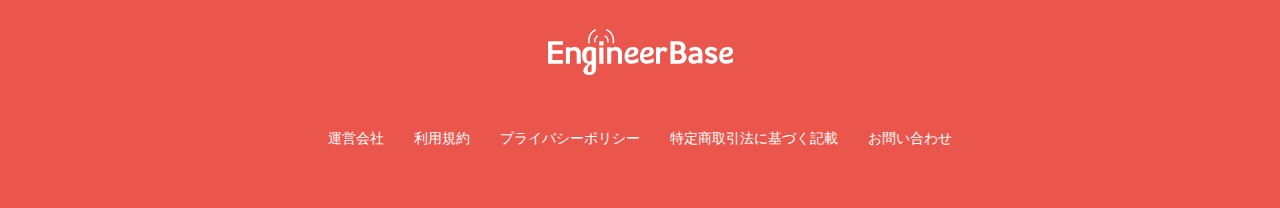
<file: law.html>
<!DOCTYPE html>
<html lang="ja">
<head>
    <meta charset="UTF-8">
    <meta name="viewport" content="width=device-width, initial-scale=1.0">
    <!-- OGP読み込み -->
    <meta property="og:title" content="EngineerBase">
    <meta property="og:description" content="EngineerBaseは、「ビジネスモデルを着想してサービス化する力（0→1力）」と「アイデアをテクノロジーで形にする力（IT力）」を身につけ、テクノロジーで社会にインパクトを与えられる生み出すエンジニアを目指す環境を提供します。">
    <meta property="og:site_name" content="EngineerBase">
    <meta property="og:type" content="website">
    <meta property="og:url" content="https://engineerbase.jp/">
    <meta property="og:image" content="https://engineerbase.jp/img/engineerbase.png">
    <meta name="twitter:card" content="summary_large_image">
    <meta name="twitter:title" content="EngineerBase">
    <meta name="twitter:description" content="EngineerBase Collegeは、学生がエンジニアになるために必要な就活、技術のサポートを行う月額制オンラインスクールです。">
    <meta name="twitter:image" content="https://engineerbase.jp/img/engineerbase.png">
    <!-- キーワード -->
    <meta name="keywords" content="IT,ゼロイチ,0→1,システムエンジニア,SE,Lifedge,生み出すエンジニア,サードプレイス,新規サービス">

    <title>特定商取引法に基づく表示 | EngineerBase</title>

    <!-- Favicon読み込み -->
    <link rel="icon" href="img/favicon.ico">
    <link rel="icon" type="image/x-icon" href="img/favicon.ico">

    <!-- CSS読み込み -->
    <link rel="stylesheet" href="css/docs.css">

    <!-- Google Font読み込み -->
    <link rel="preconnect" href="https://fonts.googleapis.com">
    <link rel="preconnect" href="https://fonts.gstatic.com" crossorigin>
    <link href="https://fonts.googleapis.com/css2?family=Noto+Sans+JP:wght@300;500;700;900&display=swap" rel="stylesheet">

    <!-- Google Analytics -->
    <script async src="https://www.googletagmanager.com/gtag/js?id=G-7BMN1VWNY6"></script>
    <script>
        window.dataLayer = window.dataLayer || [];
        function gtag(){dataLayer.push(arguments);}
        gtag('js', new Date());

        gtag('config', 'G-7BMN1VWNY6');
    </script>
</head>

<body>

    <div class="header">
        <h1><a href="https://engineerbase.jp/" class="site-title"><img src="img/eblogo_b.svg" alt="EngineerBase"></a></h1>
    </div>

    <div class="main">
        <h2 class="page-title mb-50">特定商取引法に基づく記載</h2>

        <div class="content">

            <p class="content-title">事業者の名称</p>
            <p class="content-text ct-law">株式会社Lifedge</p>

            <p class="content-title">事業者の所在地</p>
            <p class="content-text ct-law">郵便番号：150-0046<br>住所：東京都渋谷区松濤1-28-2 WORK COURT 渋谷松濤</p>

            <p class="content-title">代表者名</p>
            <p class="content-text ct-law">杉本 大介</p>

            <p class="content-title">事業者の連絡先</p>
            <p class="content-text ct-law">info@lifedge.jp</p>

            <p class="content-title">販売価格について</p>
            <p class="content-text ct-law">販売価格は、コンテンツ内に表示された金額と致します。</p>

            <p class="content-title">販売価格以外でお客様に発生する金銭</p>
            <p class="content-text ct-law">当サイトのページ閲覧、コンテンツ購入、ソフトウェアのダウンロード等に必要となるインターネット接続料金、通信料金等はお客様の負担となります。<br>それぞれの料金は、お客様がご利用のインターネットプロバイダまたは携帯電話会社にお問い合わせください。</p>

            <p class="content-title">代金（対価）の支払方法と時期</p>
            <p class="content-text ct-law">支払方法：決済システムを使用したクレジットカード決済<br>支払時期：有料プラン登録画面にて購入時</p>

            <p class="content-title">役務または商品の引渡時期</p>
            <p class="content-text ct-law">決済完了後、有料コンテンツが使用可能となります。</p>

            <p class="content-title">キャンセルについての特約に関する事項</p>
            <p class="content-text ct-law">サービスに欠陥がある場合を除き、購入後のお客様の都合によるキャンセルは、お受けできません。</p>

            <p class="content-title">継続課金の解約条件・方法</p>
            <p class="content-text ct-law">以下のフォームから退会申請をお願いいたします。<br><a class="form" href="https://docs.google.com/forms/d/e/1FAIpQLSdAJdqGxP3nLrz2vfo91p48MsmRG92EzVZ8UVqC6-yIXmErVQ/viewform?usp=sf_link" target="_blank" rel="noopener">フォームはこちら</a>
            </p>

        </div>


    </div>


    <div class="footer">
        <div class="wrapper">
            <a class="eb-logo" href="https://engineerbase.jp/" target="_blank" rel="noopener"><img src="img/eblogo_w.svg" alt="EngineerBase"></a>
            <nav class="footer-nav">
                <ul>
                    <li><a href="https://lifedge.jp/" target="_blank" rel="noopener">運営会社</a></li>
                    <li><a href="terms">利用規約</a></li>
                    <li><a href="policy">プライバシーポリシー</a></li>
                    <li><a href="law">特定商取引法に基づく記載</a></li>
                    <li><a href="https://lifedge.jp/contact/" target="_blank" rel="noopener">お問い合わせ</a></li>
                </ul>
            </nav>
        </div>
    </div>

</body>

</html>
</file>
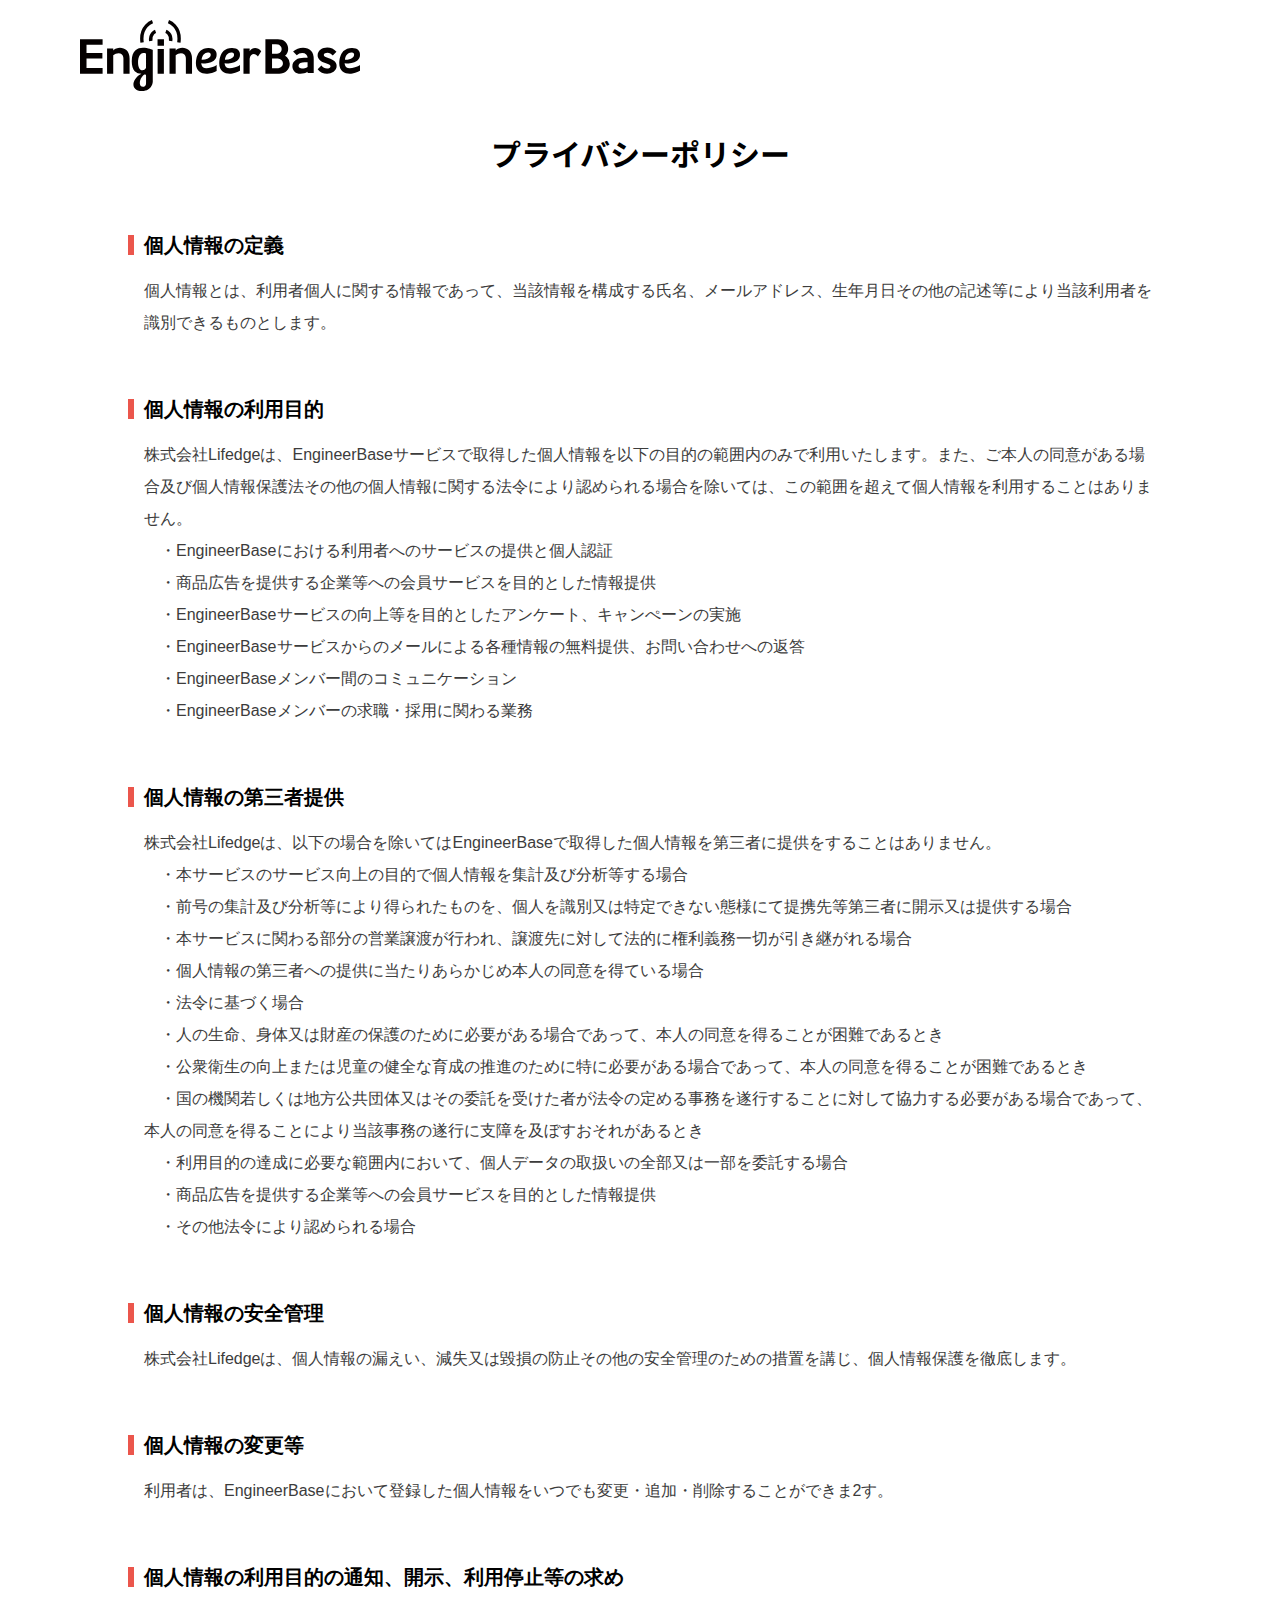
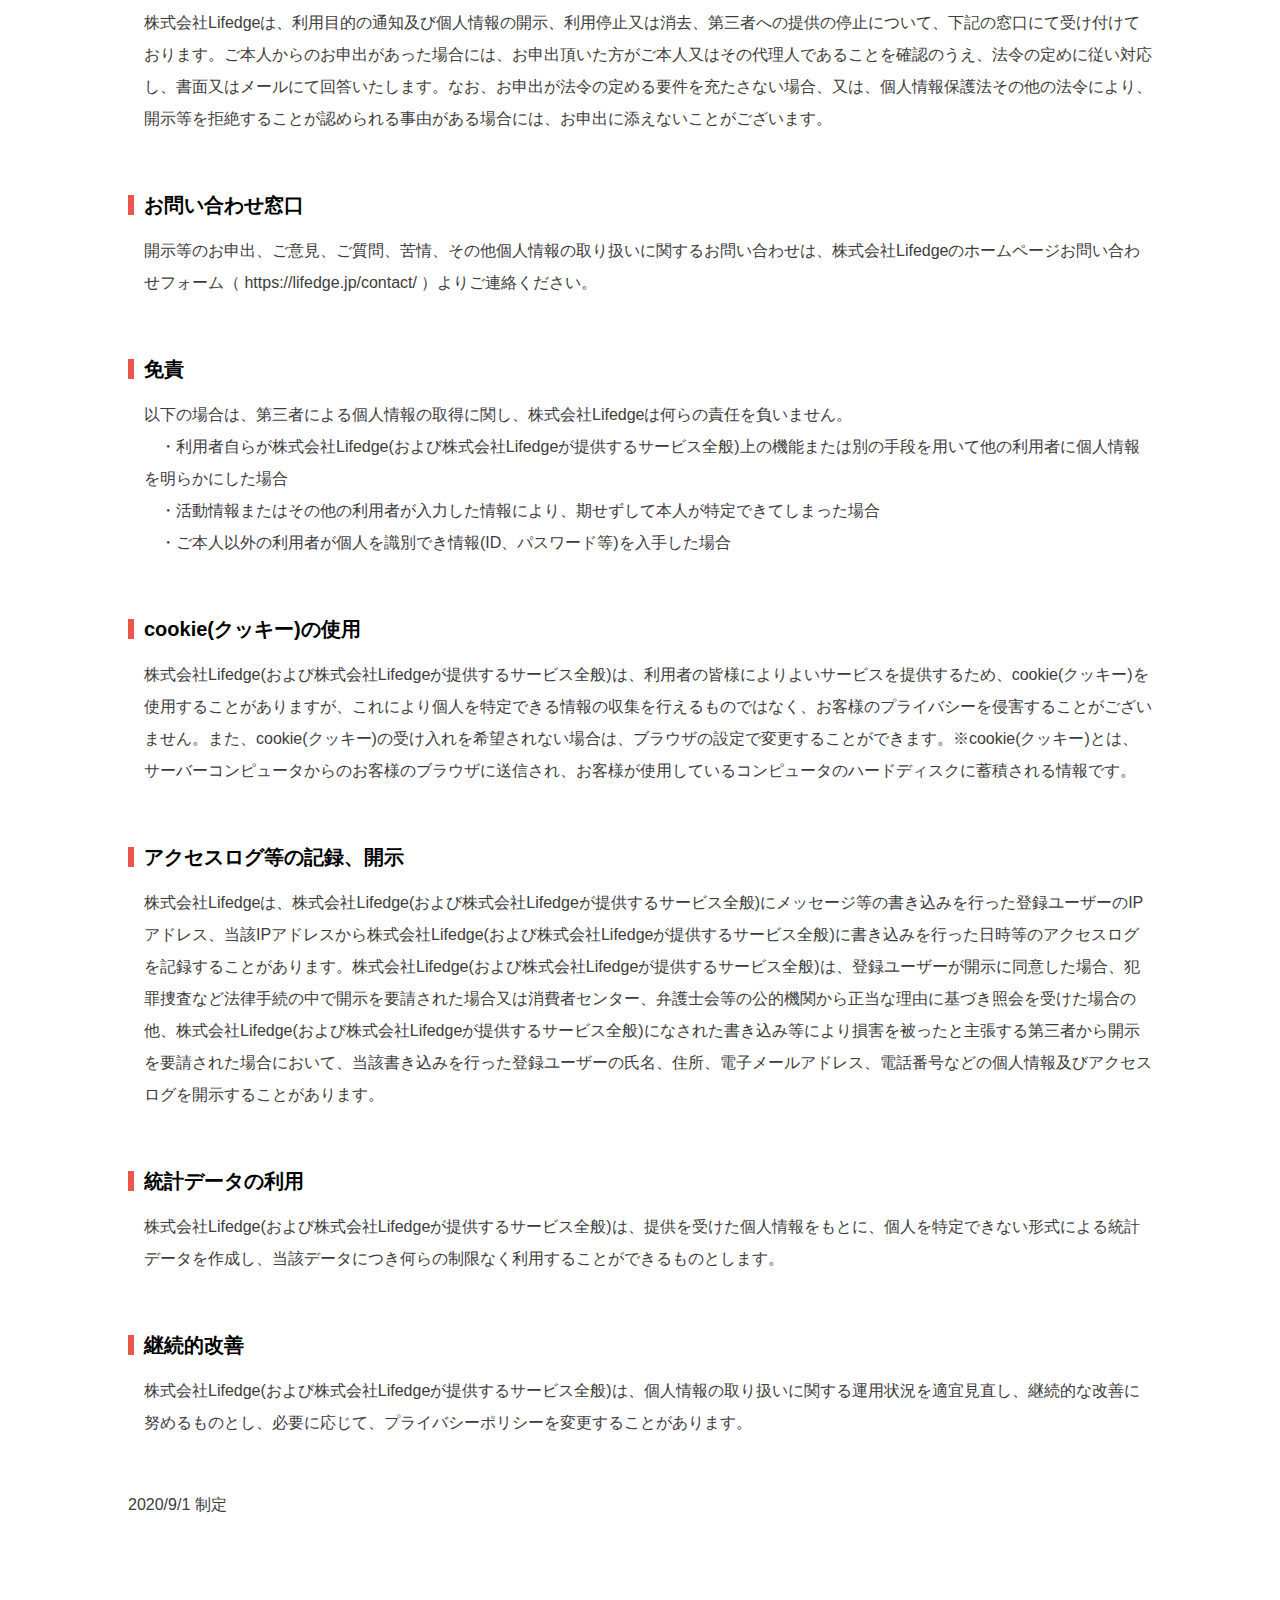
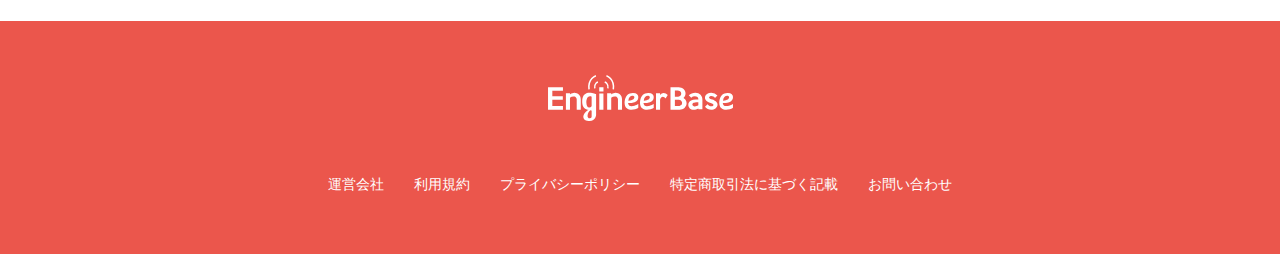
<file: policy.html>
<!DOCTYPE html>
<html lang="ja">
<head>
    <meta charset="UTF-8">
    <meta name="viewport" content="width=device-width, initial-scale=1.0">
    <!-- OGP読み込み -->
    <meta property="og:title" content="EngineerBase">
    <meta property="og:description" content="EngineerBaseは、「ビジネスモデルを着想してサービス化する力（0→1力）」と「アイデアをテクノロジーで形にする力（IT力）」を身につけ、テクノロジーで社会にインパクトを与えられる生み出すエンジニアを目指す環境を提供します。">
    <meta property="og:site_name" content="EngineerBase">
    <meta property="og:type" content="website">
    <meta property="og:url" content="https://engineerbase.jp/">
    <meta property="og:image" content="https://engineerbase.jp/img/engineerbase.png">
    <meta name="twitter:card" content="summary_large_image">
    <meta name="twitter:title" content="EngineerBase">
    <meta name="twitter:description" content="EngineerBase Collegeは、学生がエンジニアになるために必要な就活、技術のサポートを行う月額制オンラインスクールです。">
    <meta name="twitter:image" content="https://engineerbase.jp/img/engineerbase.png">
    <!-- キーワード -->
    <meta name="keywords" content="IT,ゼロイチ,0→1,システムエンジニア,SE,Lifedge,生み出すエンジニア,サードプレイス,新規サービス">

    <title>プライバシーポリシー | EngineerBase</title>

    <!-- Favicon読み込み -->
    <link rel="icon" href="img/favicon.ico">
    <link rel="icon" type="image/x-icon" href="img/favicon.ico">

    <!-- CSS読み込み -->
    <link rel="stylesheet" href="css/docs.css">

    <!-- Google Font読み込み -->
    <link rel="preconnect" href="https://fonts.googleapis.com">
    <link rel="preconnect" href="https://fonts.gstatic.com" crossorigin>
    <link href="https://fonts.googleapis.com/css2?family=Noto+Sans+JP:wght@300;500;700;900&display=swap" rel="stylesheet">

    <!-- Google Analytics -->
    <script async src="https://www.googletagmanager.com/gtag/js?id=G-7BMN1VWNY6"></script>
    <script>
        window.dataLayer = window.dataLayer || [];
        function gtag(){dataLayer.push(arguments);}
        gtag('js', new Date());

        gtag('config', 'G-7BMN1VWNY6');
    </script>
</head>

<body>

    <div class="header">
        <h1><a href="https://engineerbase.jp/" class="site-title"><img src="img/eblogo_b.svg" alt="EngineerBase"></a></h1>
    </div>

    <div class="main">
        <h2 class="page-title mb-50">プライバシーポリシー</h2>

        <div class="content">

            <p class="content-title">個人情報の定義</p>
            <p class="content-text">個人情報とは、利用者個人に関する情報であって、当該情報を構成する氏名、メールアドレス、生年月日その他の記述等により当該利用者を識別できるものとします。</p>

            <p class="content-title">個人情報の利用目的</p>
            <p class="content-text">株式会社Lifedgeは、EngineerBaseサービスで取得した個人情報を以下の目的の範囲内のみで利用いたします。また、ご本人の同意がある場合及び個人情報保護法その他の個人情報に関する法令により認められる場合を除いては、この範囲を超えて個人情報を利用することはありません。<br class="br-wide"> &emsp;・EngineerBaseにおける利用者へのサービスの提供と個人認証<br> &emsp;・商品広告を提供する企業等への会員サービスを目的とした情報提供<br> &emsp;・EngineerBaseサービスの向上等を目的としたアンケート、キャンぺーンの実施<br> &emsp;・EngineerBaseサービスからのメールによる各種情報の無料提供、お問い合わせへの返答<br> &emsp;・EngineerBaseメンバー間のコミュニケーション<br> &emsp;・EngineerBaseメンバーの求職・採用に関わる業務
                </p>

            <p class="content-title">個人情報の第三者提供</p>
            <p class="content-text">株式会社Lifedgeは、以下の場合を除いてはEngineerBaseで取得した個人情報を第三者に提供をすることはありません。<br class="br-wide"> &emsp;・本サービスのサービス向上の目的で個人情報を集計及び分析等する場合<br> &emsp;・前号の集計及び分析等により得られたものを、個人を識別又は特定できない態様にて提携先等第三者に開示又は提供する場合<br> &emsp;・本サービスに関わる部分の営業譲渡が行われ、譲渡先に対して法的に権利義務一切が引き継がれる場合<br> &emsp;・個人情報の第三者への提供に当たりあらかじめ本人の同意を得ている場合<br> &emsp;・法令に基づく場合<br> &emsp;・人の生命、身体又は財産の保護のために必要がある場合であって、本人の同意を得ることが困難であるとき<br> &emsp;・公衆衛生の向上または児童の健全な育成の推進のために特に必要がある場合であって、本人の同意を得ることが困難であるとき<br> &emsp;・国の機関若しくは地方公共団体又はその委託を受けた者が法令の定める事務を遂行することに対して協力する必要がある場合であって、本人の同意を得ることにより当該事務の遂行に支障を及ぼすおそれがあるとき<br> &emsp;・利用目的の達成に必要な範囲内において、個人データの取扱いの全部又は一部を委託する場合<br> &emsp;・商品広告を提供する企業等への会員サービスを目的とした情報提供<br> &emsp;・その他法令により認められる場合
                </p>

            <p class="content-title">個人情報の安全管理</p>
            <p class="content-text">株式会社Lifedgeは、個人情報の漏えい、減失又は毀損の防止その他の安全管理のための措置を講じ、個人情報保護を徹底します。</p>

            <p class="content-title">個人情報の変更等</p>
            <p class="content-text">利用者は、EngineerBaseにおいて登録した個人情報をいつでも変更・追加・削除することができま2す。</p>

            <p class="content-title">個人情報の利用目的の通知、開示、利用停止等の求め</p>
            <p class="content-text">株式会社Lifedgeは、利用目的の通知及び個人情報の開示、利用停止又は消去、第三者への提供の停止について、下記の窓口にて受け付けております。ご本人からのお申出があった場合には、お申出頂いた方がご本人又はその代理人であることを確認のうえ、法令の定めに従い対応し、書面又はメールにて回答いたします。なお、お申出が法令の定める要件を充たさない場合、又は、個人情報保護法その他の法令により、開示等を拒絶することが認められる事由がある場合には、お申出に添えないことがございます。</p>

            <p class="content-title">お問い合わせ窓口</p>
            <p class="content-text">開示等のお申出、ご意見、ご質問、苦情、その他個人情報の取り扱いに関するお問い合わせは、株式会社Lifedgeのホームページお問い合わせフォーム（ <a href="https://lifedge.jp/contact/">https://lifedge.jp/contact/</a> ）よりご連絡ください。</p>

            <p class="content-title">免責</p>
            <p class="content-text">以下の場合は、第三者による個人情報の取得に関し、株式会社Lifedgeは何らの責任を負いません。<br> &emsp;・利用者自らが株式会社Lifedge(および株式会社Lifedgeが提供するサービス全般)上の機能または別の手段を用いて他の利用者に個人情報を明らかにした場合<br> &emsp;・活動情報またはその他の利用者が入力した情報により、期せずして本人が特定できてしまった場合<br> &emsp;・ご本人以外の利用者が個人を識別でき情報(ID、パスワード等)を入手した場合</p>

            <p class="content-title">cookie(クッキー)の使用</p>
            <p class="content-text">株式会社Lifedge(および株式会社Lifedgeが提供するサービス全般)は、利用者の皆様によりよいサービスを提供するため、cookie(クッキー)を使用することがありますが、これにより個人を特定できる情報の収集を行えるものではなく、お客様のプライバシーを侵害することがございません。また、cookie(クッキー)の受け入れを希望されない場合は、ブラウザの設定で変更することができます。※cookie(クッキー)とは、サーバーコンピュータからのお客様のブラウザに送信され、お客様が使用しているコンピュータのハードディスクに蓄積される情報です。</p>

            <p class="content-title">アクセスログ等の記録、開示</p>
            <p class="content-text">株式会社Lifedgeは、株式会社Lifedge(および株式会社Lifedgeが提供するサービス全般)にメッセージ等の書き込みを行った登録ユーザーのIPアドレス、当該IPアドレスから株式会社Lifedge(および株式会社Lifedgeが提供するサービス全般)に書き込みを行った日時等のアクセスログを記録することがあります。株式会社Lifedge(および株式会社Lifedgeが提供するサービス全般)は、登録ユーザーが開示に同意した場合、犯罪捜査など法律手続の中で開示を要請された場合又は消費者センター、弁護士会等の公的機関から正当な理由に基づき照会を受けた場合の他、株式会社Lifedge(および株式会社Lifedgeが提供するサービス全般)になされた書き込み等により損害を被ったと主張する第三者から開示を要請された場合において、当該書き込みを行った登録ユーザーの氏名、住所、電子メールアドレス、電話番号などの個人情報及びアクセスログを開示することがあります。</p>

            <p class="content-title">統計データの利用</p>
            <p class="content-text">株式会社Lifedge(および株式会社Lifedgeが提供するサービス全般)は、提供を受けた個人情報をもとに、個人を特定できない形式による統計データを作成し、当該データにつき何らの制限なく利用することができるものとします。</p>

            <p class="content-title">継続的改善</p>
            <p class="content-text">株式会社Lifedge(および株式会社Lifedgeが提供するサービス全般)は、個人情報の取り扱いに関する運用状況を適宜見直し、継続的な改善に努めるものとし、必要に応じて、プライバシーポリシーを変更することがあります。</p>

            <p class="date">2020/9/1 制定</p>

        </div>

    </div>

    <div class="footer">
        <div class="wrapper">
            <a class="eb-logo" href="https://engineerbase.jp/" target="_blank" rel="noopener"><img src="img/eblogo_w.svg" alt="EngineerBase"></a>
            <nav class="footer-nav">
                <ul>
                    <li><a href="https://lifedge.jp/" target="_blank" rel="noopener">運営会社</a></li>
                    <li><a href="terms">利用規約</a></li>
                    <li><a href="policy">プライバシーポリシー</a></li>
                    <li><a href="law">特定商取引法に基づく記載</a></li>
                    <li><a href="https://lifedge.jp/contact/" target="_blank" rel="noopener">お問い合わせ</a></li>
                </ul>
            </nav>
        </div>
    </div>
</body>

</html>
</file>
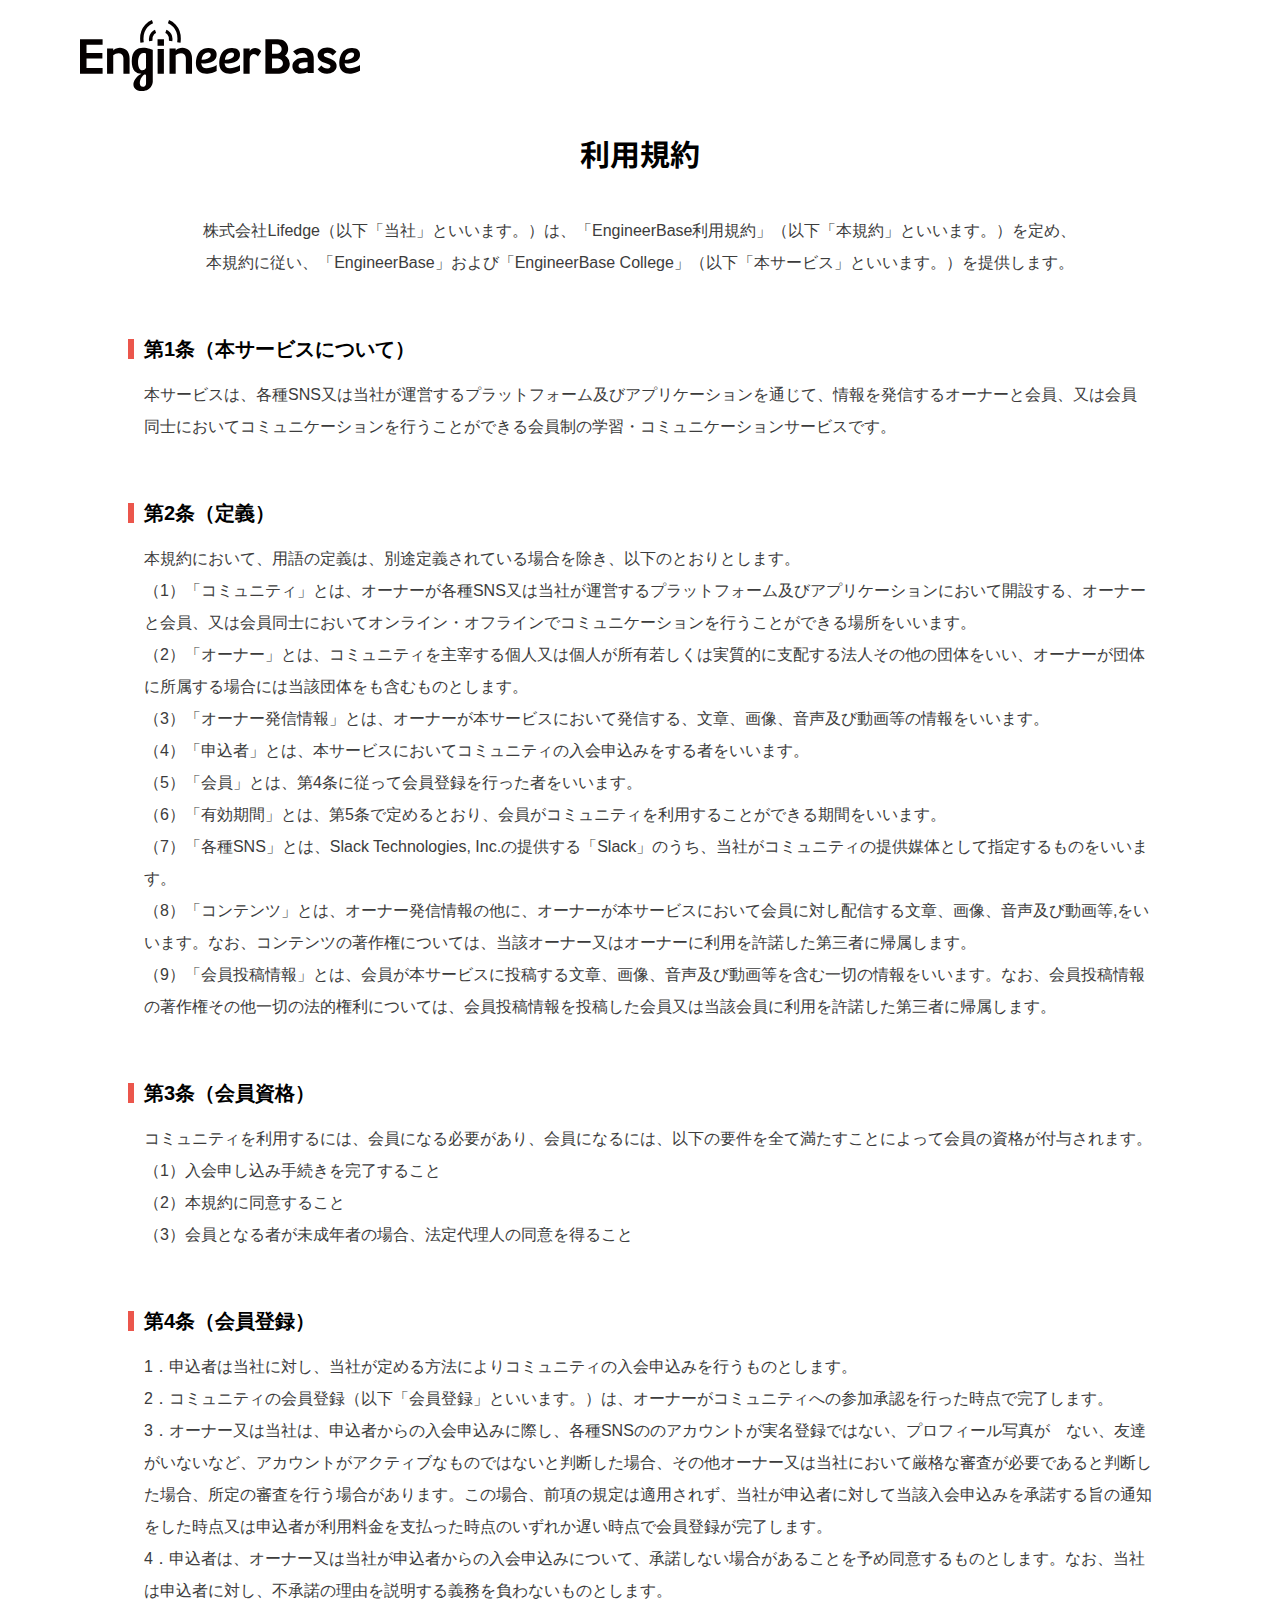
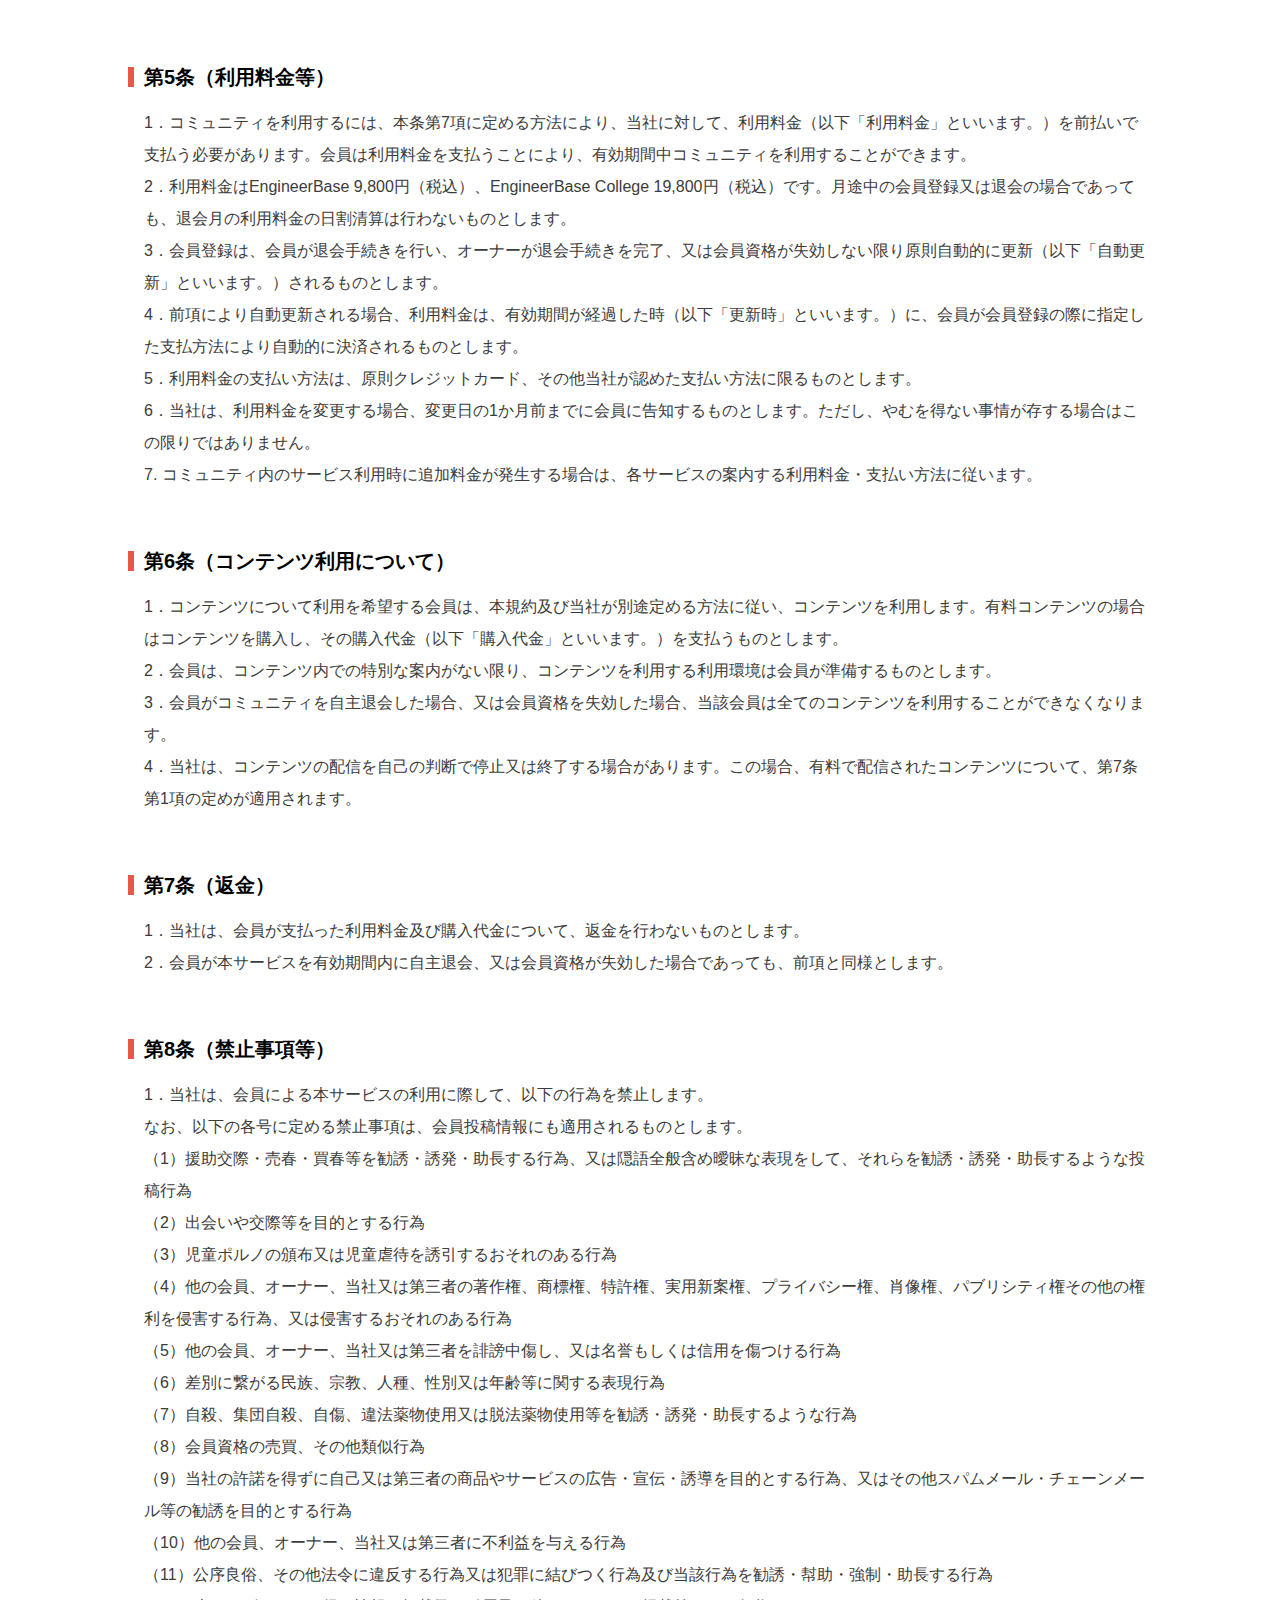
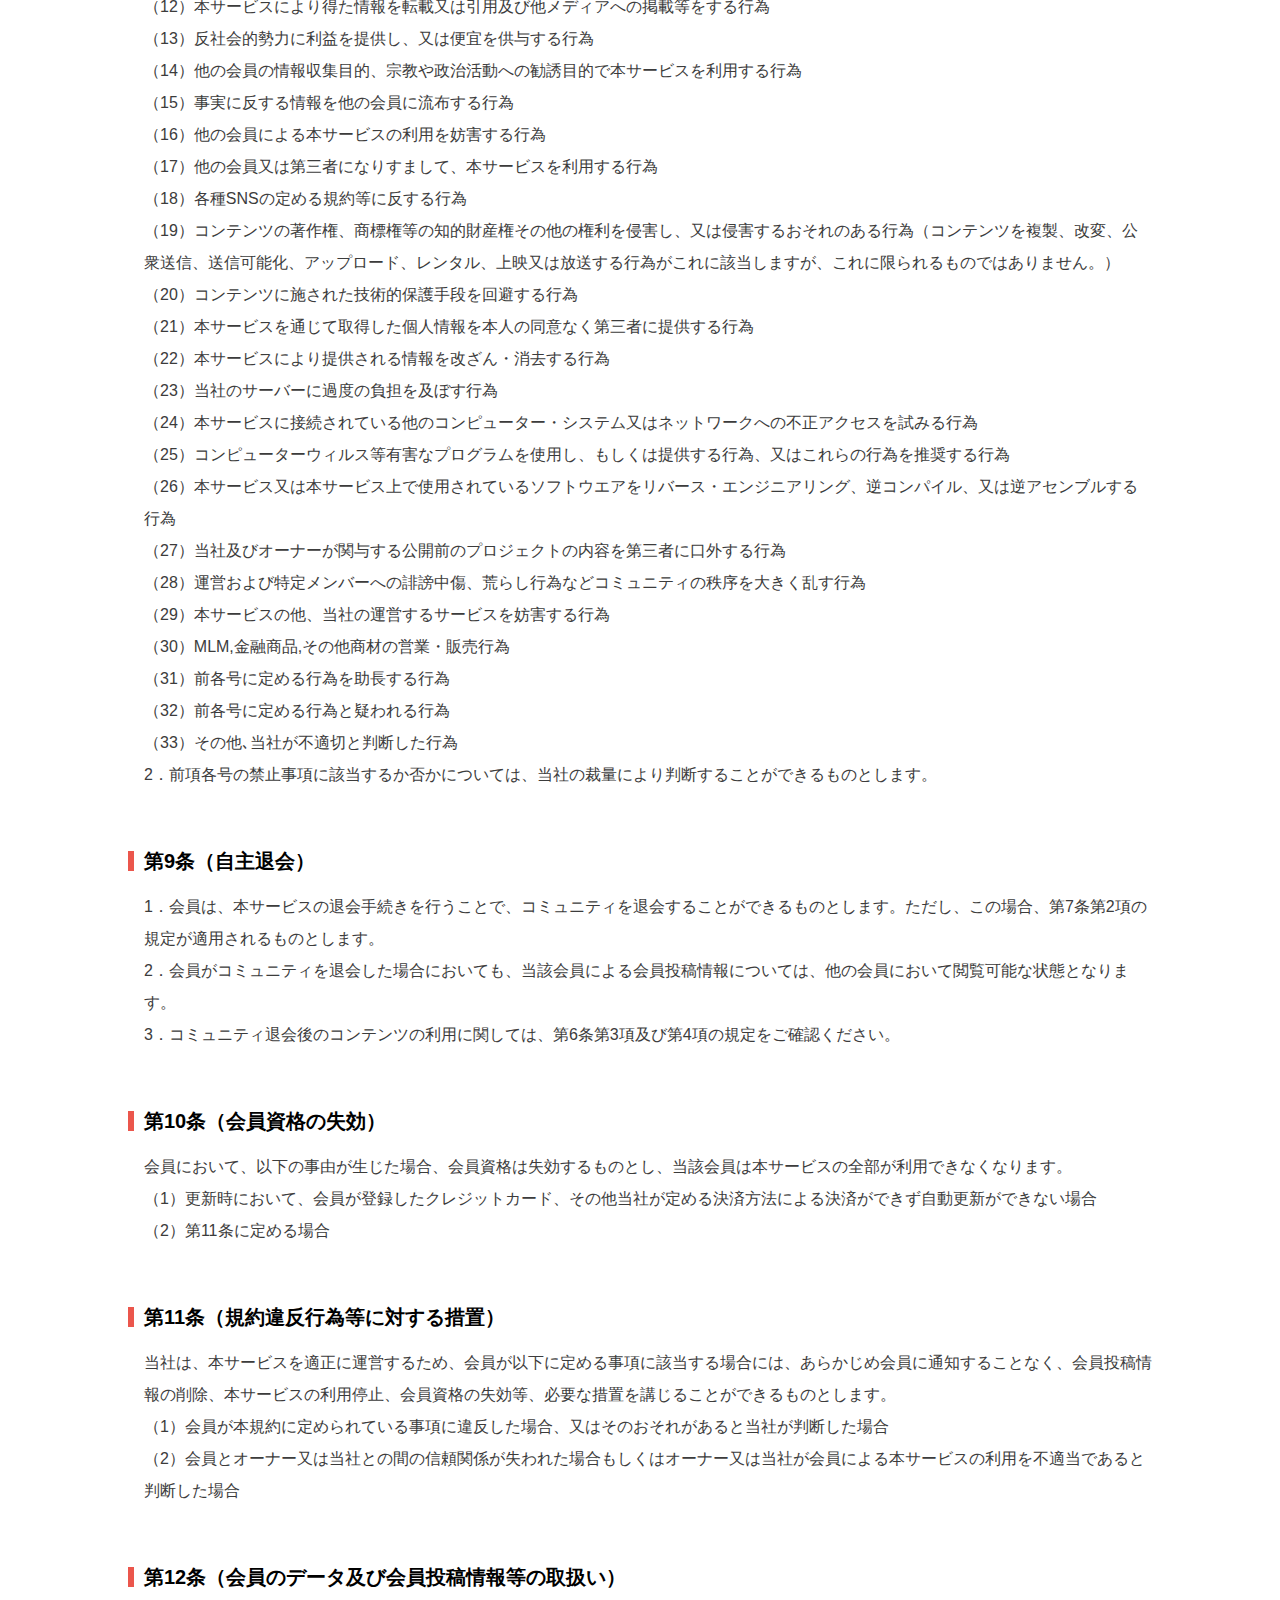
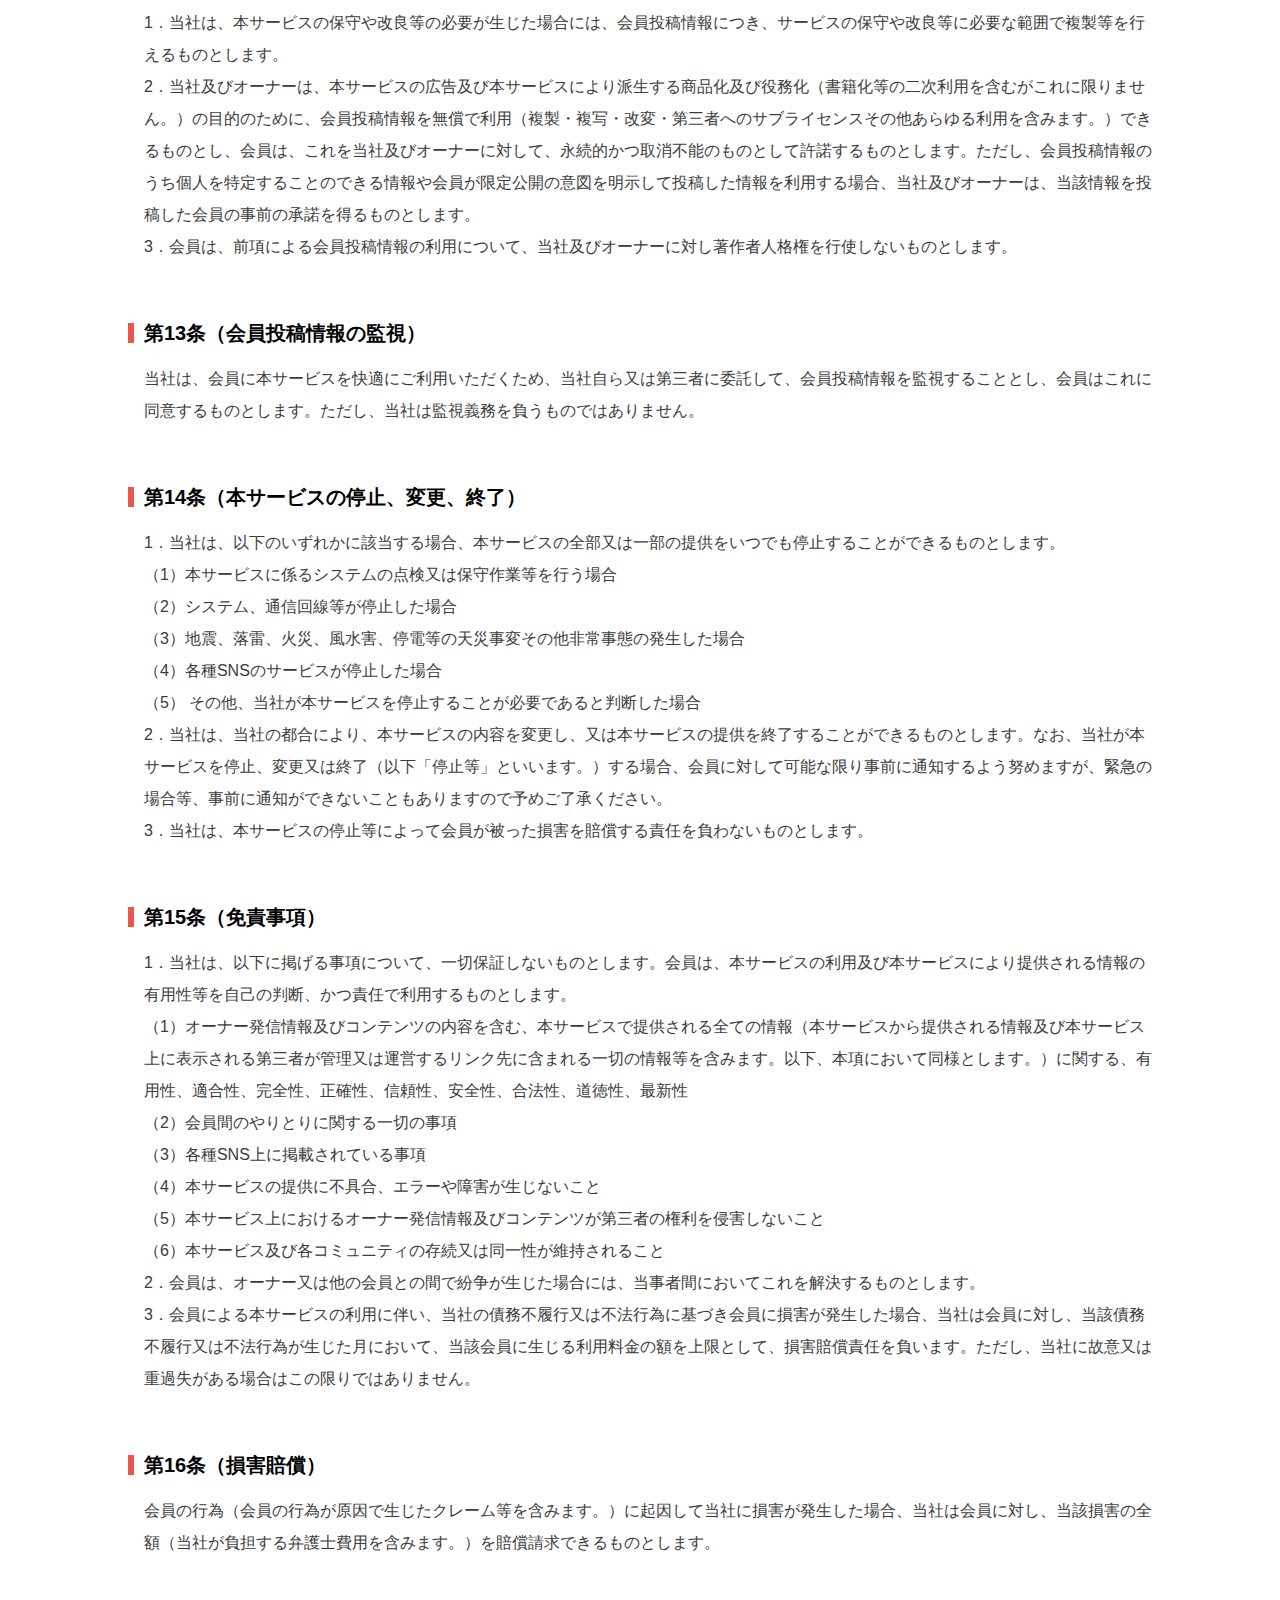
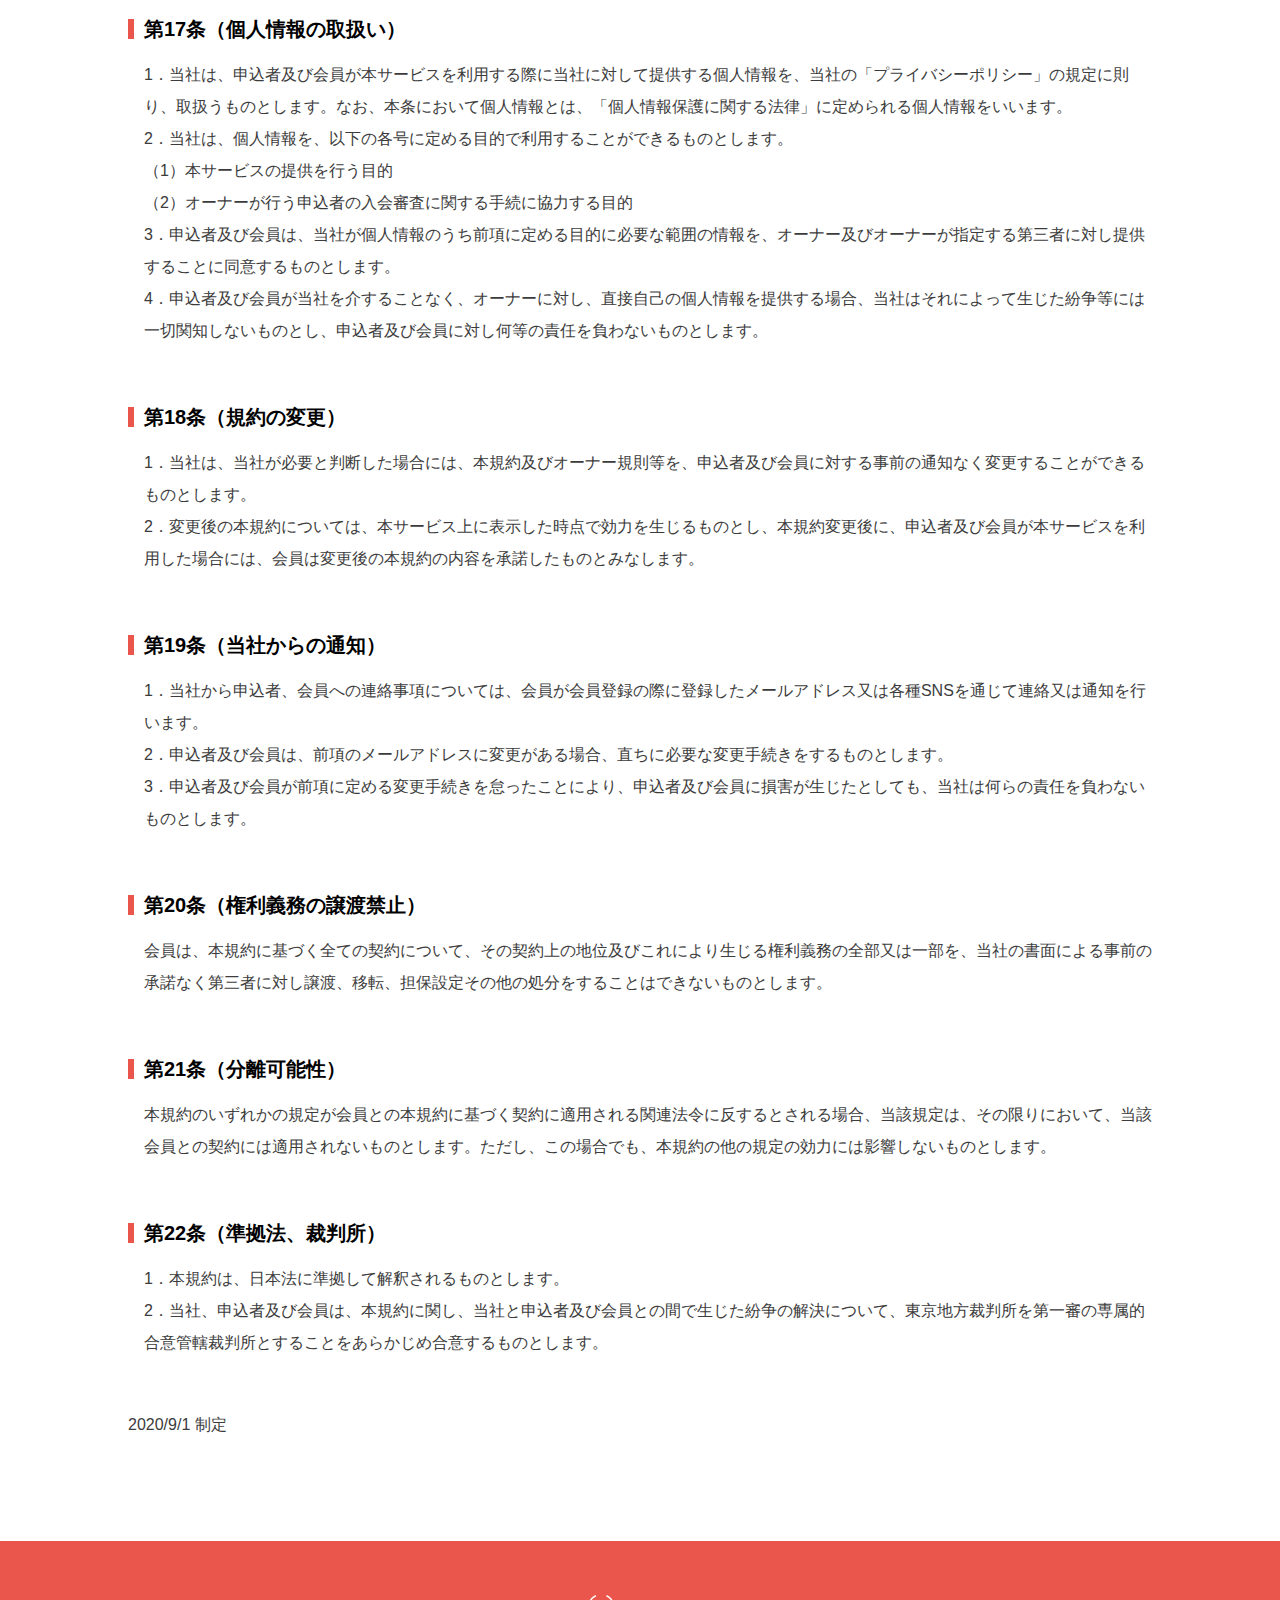
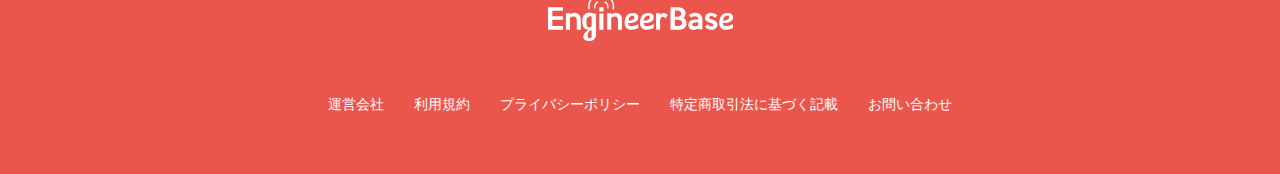
<file: terms.html>
<!DOCTYPE html>
<html lang="ja">
<head>
    <meta charset="UTF-8">
    <meta name="viewport" content="width=device-width, initial-scale=1.0">
    <!-- OGP読み込み -->
    <meta property="og:title" content="EngineerBase">
    <meta property="og:description" content="EngineerBaseは、「ビジネスモデルを着想してサービス化する力（0→1力）」と「アイデアをテクノロジーで形にする力（IT力）」を身につけ、テクノロジーで社会にインパクトを与えられる生み出すエンジニアを目指す環境を提供します。">
    <meta property="og:site_name" content="EngineerBase">
    <meta property="og:type" content="website">
    <meta property="og:url" content="https://engineerbase.jp/">
    <meta property="og:image" content="https://engineerbase.jp/img/engineerbase.png">
    <meta name="twitter:card" content="summary_large_image">
    <meta name="twitter:title" content="EngineerBase">
    <meta name="twitter:description" content="EngineerBaseは、「ビジネスモデルを着想してサービス化する力（0→1力）」と「アイデアをテクノロジーで形にする力（IT力）」を身につけ、テクノロジーで社会にインパクトを与えられる生み出すエンジニアを目指す環境を提供します。">
    <meta name="twitter:image" content="https://engineerbase.jp/img/engineerbase.png">
    <!-- キーワード -->
    <meta name="keywords" content="IT,ゼロイチ,0→1,システムエンジニア,SE,Lifedge,生み出すエンジニア,サードプレイス,新規サービス">

    <title>利用規約 | EngineerBase</title>

    <!-- Favicon読み込み -->
    <link rel="icon" href="img/favicon.ico">
    <link rel="icon" type="image/x-icon" href="img/favicon.ico">

    <!-- CSS読み込み -->
    <link rel="stylesheet" href="css/docs.css">

    <!-- Google Font読み込み -->
    <link rel="preconnect" href="https://fonts.googleapis.com">
    <link rel="preconnect" href="https://fonts.gstatic.com" crossorigin>
    <link href="https://fonts.googleapis.com/css2?family=Noto+Sans+JP:wght@300;500;700;900&display=swap" rel="stylesheet">

    <!-- Google Analytics -->
    <script async src="https://www.googletagmanager.com/gtag/js?id=G-7BMN1VWNY6"></script>
    <script>
        window.dataLayer = window.dataLayer || [];
        function gtag(){dataLayer.push(arguments);}
        gtag('js', new Date());

        gtag('config', 'G-7BMN1VWNY6');
    </script>
</head>

<body>

    <div class="header">
        <h1><a href="https://engineerbase.jp/" class="site-title"><img src="img/eblogo_b.svg" alt="EngineerBase"></a></h1>
    </div>

    <div class="main">
        <h2 class="page-title">利用規約</h2>
        <div class="describe">
            <p>株式会社Lifedge（以下「当社」といいます。）は、「EngineerBase利用規約」（以下「本規約」といいます。）を定め、<br class="de-br">本規約に従い、「EngineerBase」および「EngineerBase College」（以下「本サービス」といいます。）を提供します。</p>
        </div>

        <div class="content">

            <p class="content-title">第1条（本サービスについて）</p>
            <p class="content-text">本サービスは、各種SNS又は当社が運営するプラットフォーム及びアプリケーションを通じて、情報を発信するオーナーと会員、又は会員同士においてコミュニケーションを行うことができる会員制の学習・コミュニケーションサービスです。</p>

            <p class="content-title">第2条（定義）</p>
            <p class="content-text">本規約において、用語の定義は、別途定義されている場合を除き、以下のとおりとします。<br>（1）「コミュニティ」とは、オーナーが各種SNS又は当社が運営するプラットフォーム及びアプリケーションにおいて開設する、オーナーと会員、又は会員同士においてオンライン・オフラインでコミュニケーションを行うことができる場所をいいます。<br>（2）「オーナー」とは、コミュニティを主宰する個人又は個人が所有若しくは実質的に支配する法人その他の団体をいい、オーナーが団体に所属する場合には当該団体をも含むものとします。<br>（3）「オーナー発信情報」とは、オーナーが本サービスにおいて発信する、文章、画像、音声及び動画等の情報をいいます。<br>（4）「申込者」とは、本サービスにおいてコミュニティの入会申込みをする者をいいます。<br>（5）「会員」とは、第4条に従って会員登録を行った者をいいます。<br>（6）「有効期間」とは、第5条で定めるとおり、会員がコミュニティを利用することができる期間をいいます。<br>（7）「各種SNS」とは、Slack Technologies, Inc.の提供する「Slack」のうち、当社がコミュニティの提供媒体として指定するものをいいます。<br>（8）「コンテンツ」とは、オーナー発信情報の他に、オーナーが本サービスにおいて会員に対し配信する文章、画像、音声及び動画等,をいいます。なお、コンテンツの著作権については、当該オーナー又はオーナーに利用を許諾した第三者に帰属します。<br>（9）「会員投稿情報」とは、会員が本サービスに投稿する文章、画像、音声及び動画等を含む一切の情報をいいます。なお、会員投稿情報の著作権その他一切の法的権利については、会員投稿情報を投稿した会員又は当該会員に利用を許諾した第三者に帰属します。
                </p>

            <p class="content-title">第3条（会員資格）</p>
            <p class="content-text">コミュニティを利用するには、会員になる必要があり、会員になるには、以下の要件を全て満たすことによって会員の資格が付与されます。<br>（1）入会申し込み手続きを完了すること<br>（2）本規約に同意すること<br>（3）会員となる者が未成年者の場合、法定代理人の同意を得ること
                </p>

            <p class="content-title">第4条（会員登録）</p>
            <p class="content-text">1．申込者は当社に対し、当社が定める方法によりコミュニティの入会申込みを行うものとします。<br>2．コミュニティの会員登録（以下「会員登録」といいます。）は、オーナーがコミュニティへの参加承認を行った時点で完了します。<br>3．オーナー又は当社は、申込者からの入会申込みに際し、各種SNSののアカウントが実名登録ではない、プロフィール写真が゙ない、友達がいないなど、アカウントがアクティブなものではないと判断した場合、その他オーナー又は当社において厳格な審査が必要であると判断した場合、所定の審査を行う場合があります。この場合、前項の規定は適用されず、当社が申込者に対して当該入会申込みを承諾する旨の通知をした時点又は申込者が利用料金を支払った時点のいずれか遅い時点で会員登録が完了します。<br>4．申込者は、オーナー又は当社が申込者からの入会申込みについて、承諾しない場合があることを予め同意するものとします。なお、当社は申込者に対し、不承諾の理由を説明する義務を負わないものとします。
                </p>

            <p class="content-title">第5条（利用料金等）</p>
            <p class="content-text">1．コミュニティを利用するには、本条第7項に定める方法により、当社に対して、利用料金（以下「利用料金」といいます。）を前払いで支払う必要があります。会員は利用料金を支払うことにより、有効期間中コミュニティを利用することができます。<br>2．利用料金はEngineerBase 9,800円（税込）、EngineerBase College 19,800円（税込）です。月途中の会員登録又は退会の場合であっても、退会月の利用料金の日割清算は行わないものとします。<br>3．会員登録は、会員が退会手続きを行い、オーナーが退会手続きを完了、又は会員資格が失効しない限り原則自動的に更新（以下「自動更新」といいます。）されるものとします。<br>4．前項により自動更新される場合、利用料金は、有効期間が経過した時（以下「更新時」といいます。）に、会員が会員登録の際に指定した支払方法により自動的に決済されるものとします。<br>5．利用料金の支払い方法は、原則クレジットカード、その他当社が認めた支払い方法に限るものとします。<br>6．当社は、利用料金を変更する場合、変更日の1か月前までに会員に告知するものとします。ただし、やむを得ない事情が存する場合はこの限りではありません。<br>7. コミュニティ内のサービス利用時に追加料金が発生する場合は、各サービスの案内する利用料金・支払い方法に従います。
                </p>

            <p class="content-title">第6条（コンテンツ利用について）</p>
            <p class="content-text">1．コンテンツについて利用を希望する会員は、本規約及び当社が別途定める方法に従い、コンテンツを利用します。有料コンテンツの場合はコンテンツを購入し、その購入代金（以下「購入代金」といいます。）を支払うものとします。<br>2．会員は、コンテンツ内での特別な案内がない限り、コンテンツを利用する利用環境は会員が準備するものとします。<br>3．会員がコミュニティを自主退会した場合、又は会員資格を失効した場合、当該会員は全てのコンテンツを利用することができなくなります。<br>4．当社は、コンテンツの配信を自己の判断で停止又は終了する場合があります。この場合、有料で配信されたコンテンツについて、第7条第1項の定めが適用されます。
                </p>

            <p class="content-title">第7条（返金）</p>
            <p class="content-text">1．当社は、会員が支払った利用料金及び購入代金について、返金を行わないものとします。<br>2．会員が本サービスを有効期間内に自主退会、又は会員資格が失効した場合であっても、前項と同様とします。
                </p>

            <p class="content-title">第8条（禁止事項等）</p>
            <p class="content-text">1．当社は、会員による本サービスの利用に際して、以下の行為を禁止します。<br>なお、以下の各号に定める禁止事項は、会員投稿情報にも適用されるものとします。<br>（1）援助交際・売春・買春等を勧誘・誘発・助長する行為、又は隠語全般含め曖昧な表現をして、それらを勧誘・誘発・助長するような投稿行為<br>（2）出会いや交際等を目的とする行為<br>（3）児童ポルノの頒布又は児童虐待を誘引するおそれのある行為<br>（4）他の会員、オーナー、当社又は第三者の著作権、商標権、特許権、実用新案権、プライバシー権、肖像権、パブリシティ権その他の権利を侵害する行為、又は侵害するおそれのある行為<br>（5）他の会員、オーナー、当社又は第三者を誹謗中傷し、又は名誉もしくは信用を傷つける行為<br>（6）差別に繋がる民族、宗教、人種、性別又は年齢等に関する表現行為<br>（7）自殺、集団自殺、自傷、違法薬物使用又は脱法薬物使用等を勧誘・誘発・助長するような行為<br>（8）会員資格の売買、その他類似行為<br>（9）当社の許諾を得ずに自己又は第三者の商品やサービスの広告・宣伝・誘導を目的とする行為、又はその他スパムメール・チェーンメール等の勧誘を目的とする行為<br>（10）他の会員、オーナー、当社又は第三者に不利益を与える行為<br>（11）公序良俗、その他法令に違反する行為又は犯罪に結びつく行為及び当該行為を勧誘・幇助・強制・助長する行為<br>（12）本サービスにより得た情報を転載又は引用及び他メディアへの掲載等をする行為<br>（13）反社会的勢力に利益を提供し、又は便宜を供与する行為<br>（14）他の会員の情報収集目的、宗教や政治活動への勧誘目的で本サービスを利用する行為<br>（15）事実に反する情報を他の会員に流布する行為<br>（16）他の会員による本サービスの利用を妨害する行為<br>（17）他の会員又は第三者になりすまして、本サービスを利用する行為<br>（18）各種SNSの定める規約等に反する行為<br>（19）コンテンツの著作権、商標権等の知的財産権その他の権利を侵害し、又は侵害するおそれのある行為（コンテンツを複製、改変、公衆送信、送信可能化、アップロード、レンタル、上映又は放送する行為がこれに該当しますが、これに限られるものではありません。）<br>（20）コンテンツに施された技術的保護手段を回避する行為<br>（21）本サービスを通じて取得した個人情報を本人の同意なく第三者に提供する行為<br>（22）本サービスにより提供される情報を改ざん・消去する行為<br>（23）当社のサーバーに過度の負担を及ぼす行為<br>（24）本サービスに接続されている他のコンピューター・システム又はネットワークへの不正アクセスを試みる行為<br>（25）コンピューターウィルス等有害なプログラムを使用し、もしくは提供する行為、又はこれらの行為を推奨する行為<br>（26）本サービス又は本サービス上で使用されているソフトウエアをリバース・エンジニアリング、逆コンパイル、又は逆アセンブルする行為<br>（27）当社及びオーナーが関与する公開前のプロジェクトの内容を第三者に口外する行為<br>（28）運営および特定メンバーへの誹謗中傷、荒らし行為などコミュニティの秩序を大きく乱す行為<br>（29）本サービスの他、当社の運営するサービスを妨害する行為<br>（30）MLM,金融商品,その他商材の営業・販売行為<br>（31）前各号に定める行為を助長する行為<br>（32）前各号に定める行為と疑われる行為<br>（33）その他､当社が不適切と判断した行為<br>2．前項各号の禁止事項に該当するか否かについては、当社の裁量により判断することができるものとします。</p>

            <p class="content-title">第9条（自主退会）</p>
            <p class="content-text">1．会員は、本サービスの退会手続きを行うことで、コミュニティを退会することができるものとします。ただし、この場合、第7条第2項の規定が適用されるものとします。<br>2．会員がコミュニティを退会した場合においても、当該会員による会員投稿情報については、他の会員において閲覧可能な状態となります。<br>3．コミュニティ退会後のコンテンツの利用に関しては、第6条第3項及び第4項の規定をご確認ください。</p>

            <p class="content-title">第10条（会員資格の失効）</p>
            <p class="content-text">会員において、以下の事由が生じた場合、会員資格は失効するものとし、当該会員は本サービスの全部が利用できなくなります。<br>（1）更新時において、会員が登録したクレジットカード、その他当社が定める決済方法による決済ができず自動更新ができない場合<br>（2）第11条に定める場合</p>

            <p class="content-title">第11条（規約違反行為等に対する措置）</p>
            <p class="content-text">当社は、本サービスを適正に運営するため、会員が以下に定める事項に該当する場合には、あらかじめ会員に通知することなく、会員投稿情報の削除、本サービスの利用停止、会員資格の失効等、必要な措置を講じることができるものとします。<br>（1）会員が本規約に定められている事項に違反した場合、又はそのおそれがあると当社が判断した場合<br>（2）会員とオーナー又は当社との間の信頼関係が失われた場合もしくはオーナー又は当社が会員による本サービスの利用を不適当であると判断した場合</p>

            <p class="content-title">第12条（会員のデータ及び会員投稿情報等の取扱い）</p>
            <p class="content-text">1．当社は、本サービスの保守や改良等の必要が生じた場合には、会員投稿情報につき、サービスの保守や改良等に必要な範囲で複製等を行えるものとします。<br>2．当社及びオーナーは、本サービスの広告及び本サービスにより派生する商品化及び役務化（書籍化等の二次利用を含むがこれに限りません。）の目的のために、会員投稿情報を無償で利用（複製・複写・改変・第三者へのサブライセンスその他あらゆる利用を含みます。）できるものとし、会員は、これを当社及びオーナーに対して、永続的かつ取消不能のものとして許諾するものとします。ただし、会員投稿情報のうち個人を特定することのできる情報や会員が限定公開の意図を明示して投稿した情報を利用する場合、当社及びオーナーは、当該情報を投稿した会員の事前の承諾を得るものとします。<br>3．会員は、前項による会員投稿情報の利用について、当社及びオーナーに対し著作者人格権を行使しないものとします。</p>

            <p class="content-title">第13条（会員投稿情報の監視）</p>
            <p class="content-text">当社は、会員に本サービスを快適にご利用いただくため、当社自ら又は第三者に委託して、会員投稿情報を監視することとし、会員はこれに同意するものとします。ただし、当社は監視義務を負うものではありません。</p>

            <p class="content-title">第14条（本サービスの停止、変更、終了）</p>
            <p class="content-text">1．当社は、以下のいずれかに該当する場合、本サービスの全部又は一部の提供をいつでも停止することができるものとします。<br>（1）本サービスに係るシステムの点検又は保守作業等を行う場合<br>（2）システム、通信回線等が停止した場合<br>（3）地震、落雷、火災、風水害、停電等の天災事変その他非常事態の発生した場合<br>（4）各種SNSのサービスが停止した場合<br>（5） その他、当社が本サービスを停止することが必要であると判断した場合<br>2．当社は、当社の都合により、本サービスの内容を変更し、又は本サービスの提供を終了することができるものとします。なお、当社が本サービスを停止、変更又は終了（以下「停止等」といいます。）する場合、会員に対して可能な限り事前に通知するよう努めますが、緊急の場合等、事前に通知ができないこともありますので予めご了承ください。<br>3．当社は、本サービスの停止等によって会員が被った損害を賠償する責任を負わないものとします。</p>

            <p class="content-title">第15条（免責事項）</p>
            <p class="content-text">1．当社は、以下に掲げる事項について、一切保証しないものとします。会員は、本サービスの利用及び本サービスにより提供される情報の有用性等を自己の判断、かつ責任で利用するものとします。<br>（1）オーナー発信情報及びコンテンツの内容を含む、本サービスで提供される全ての情報（本サービスから提供される情報及び本サービス上に表示される第三者が管理又は運営するリンク先に含まれる一切の情報等を含みます。以下、本項において同様とします。）に関する、有用性、適合性、完全性、正確性、信頼性、安全性、合法性、道徳性、最新性<br>（2）会員間のやりとりに関する一切の事項<br>（3）各種SNS上に掲載されている事項<br>（4）本サービスの提供に不具合、エラーや障害が生じないこと<br>（5）本サービス上におけるオーナー発信情報及びコンテンツが第三者の権利を侵害しないこと<br>（6）本サービス及び各コミュニティの存続又は同一性が維持されること<br>2．会員は、オーナー又は他の会員との間で紛争が生じた場合には、当事者間においてこれを解決するものとします。<br>3．会員による本サービスの利用に伴い、当社の債務不履行又は不法行為に基づき会員に損害が発生した場合、当社は会員に対し、当該債務不履行又は不法行為が生じた月において、当該会員に生じる利用料金の額を上限として、損害賠償責任を負います。ただし、当社に故意又は重過失がある場合はこの限りではありません。</p>

            <p class="content-title">第16条（損害賠償）</p>
            <p class="content-text">会員の行為（会員の行為が原因で生じたクレーム等を含みます。）に起因して当社に損害が発生した場合、当社は会員に対し、当該損害の全額（当社が負担する弁護士費用を含みます。）を賠償請求できるものとします。</p>

            <p class="content-title">第17条（個人情報の取扱い）</p>
            <p class="content-text">1．当社は、申込者及び会員が本サービスを利用する際に当社に対して提供する個人情報を、当社の「プライバシーポリシー」の規定に則り、取扱うものとします。なお、本条において個人情報とは、「個人情報保護に関する法律」に定められる個人情報をいいます。<br>2．当社は、個人情報を、以下の各号に定める目的で利用することができるものとします。<br>（1）本サービスの提供を行う目的<br>（2）オーナーが行う申込者の入会審査に関する手続に協力する目的<br>3．申込者及び会員は、当社が個人情報のうち前項に定める目的に必要な範囲の情報を、オーナー及びオーナーが指定する第三者に対し提供することに同意するものとします。<br>4．申込者及び会員が当社を介することなく、オーナーに対し、直接自己の個人情報を提供する場合、当社はそれによって生じた紛争等には一切関知しないものとし、申込者及び会員に対し何等の責任を負わないものとします。</p>

            <p class="content-title">第18条（規約の変更）</p>
            <p class="content-text">1．当社は、当社が必要と判断した場合には、本規約及びオーナー規則等を、申込者及び会員に対する事前の通知なく変更することができるものとします。<br>2．変更後の本規約については、本サービス上に表示した時点で効力を生じるものとし、本規約変更後に、申込者及び会員が本サービスを利用した場合には、会員は変更後の本規約の内容を承諾したものとみなします。</p>

            <p class="content-title">第19条（当社からの通知）</p>
            <p class="content-text">1．当社から申込者、会員への連絡事項については、会員が会員登録の際に登録したメールアドレス又は各種SNSを通じて連絡又は通知を行います。<br>2．申込者及び会員は、前項のメールアドレスに変更がある場合、直ちに必要な変更手続きをするものとします。<br>3．申込者及び会員が前項に定める変更手続きを怠ったことにより、申込者及び会員に損害が生じたとしても、当社は何らの責任を負わないものとします。</p>

            <p class="content-title">第20条（権利義務の譲渡禁止）</p>
            <p class="content-text">会員は、本規約に基づく全ての契約について、その契約上の地位及びこれにより生じる権利義務の全部又は一部を、当社の書面による事前の承諾なく第三者に対し譲渡、移転、担保設定その他の処分をすることはできないものとします。</p>

            <p class="content-title">第21条（分離可能性）</p>
            <p class="content-text">本規約のいずれかの規定が会員との本規約に基づく契約に適用される関連法令に反するとされる場合、当該規定は、その限りにおいて、当該会員との契約には適用されないものとします。ただし、この場合でも、本規約の他の規定の効力には影響しないものとします。</p>

            <p class="content-title">第22条（準拠法、裁判所）</p>
            <p class="content-text">1．本規約は、日本法に準拠して解釈されるものとします。<br>2．当社、申込者及び会員は、本規約に関し、当社と申込者及び会員との間で生じた紛争の解決について、東京地方裁判所を第一審の専属的合意管轄裁判所とすることをあらかじめ合意するものとします。</p>

            <p class="date">2020/9/1 制定</p>

        </div>
    </div>

    <div class="footer">
        <div class="wrapper">
            <a class="eb-logo" href="https://engineerbase.jp/" target="_blank" rel="noopener"><img src="img/eblogo_w.svg" alt="EngineerBase"></a>
            <nav class="footer-nav">
                <ul>
                    <li><a href="https://lifedge.jp/" target="_blank" rel="noopener">運営会社</a></li>
                    <li><a href="terms">利用規約</a></li>
                    <li><a href="policy">プライバシーポリシー</a></li>
                    <li><a href="law">特定商取引法に基づく記載</a></li>
                    <li><a href="https://lifedge.jp/contact/" target="_blank" rel="noopener">お問い合わせ</a></li>
                </ul>
            </nav>
        </div>
    </div>

</body>

</html>
</file>
<file: css/style.css>
* {
    margin: 0;
    padding: 0;
    box-sizing: border-box;
}

html {
    font-size: 62.5%;
}

body {
    position: relative;
    width: 100vw;
    font-weight: bold;
    font-size: 1.8rem;
    font-family: "Noto Sans JP", sans-serif;
    overflow-x: hidden;
}

img {
    width: 100%;
    vertical-align: bottom;
}

li {
    list-style: none;
}

a {
    text-decoration: none;
}

/*	1280px ~ PC（初期値）ここから*/
.wrapper {
    margin: 0 auto;
    width: 100%;
    max-width: 1200px;
}

.header {
    display: flex;
    align-items: center;
    position: relative;
    width: 100vw;
    height: 100vh;
}

.site-title {
    position: absolute;
    top: 20px;
    left: 80px;
}

.site-title img {
    width: 250px;
}

.btn:hover {
    opacity: 0.8;
}

.btn:active {
    transform: scale(0.95);
}

.hamburger {
    position: fixed;
    top: 22px;
    right: 45px;
    width: 60px;
    height: 60px;
    background-color: #EB564C;
    border-radius: 8px;
    z-index: 21;
    cursor: pointer;
}

.hamburger span {
    position: absolute;
    left: 15px;
    width: 30px;
    height: 2px;
    background-color: #fff;
    border-radius: 1px;
    transition: 0.3s ease-in-out;
}

.hamburger span:nth-of-type(1) {
    top: 20px;
}

.hamburger span:nth-of-type(2) {
    top: 30px;
}

.hamburger span:nth-of-type(3) {
    top: 40px;
}

.nav {
    position: fixed;
    top: 0;
    left: 0;
    width: 100vw;
    height: 100vh;
    background-color: #EB564C;
    color: #fff;
    opacity: 0;
    visibility: hidden;
    transition: 0.3s;
    z-index: 20;
}

.nav.active {
    opacity: 1;
    visibility: visible;
}

.hamburger.active span:nth-of-type(1) {
    top: 30px;
    transform: rotate(-45deg);
}

.hamburger.active span:nth-of-type(2),
.hamburger.active span:nth-of-type(3) {
    top: 30px;
    transform: rotate(45deg);
}

.nav a {
    color: #fff;
}

.nav .menu {
    position: absolute;
    top: 150px;
    left: 80px;
}

.nav .menu li {
    display: flex;
    margin-bottom: 24px;
    font-size: 2.4rem;
}

.nav .menu li:nth-of-type(8) {
    margin-bottom: 32px;
}

.nav .menu li .mr {
    margin-right: 100px;
}

.nav .menu li .mr::after {
    content: '';
    display: inline-block;
    position: relative;
    top: -20%;
    left: 50px;
    width: 30px;
    height: 2px;
    background-color: #fff;
}

.nav .btn {
    display: block;
    padding: 20px 0;
    width: 400px;
    border-radius: 8px;
    color: #EB564C;
    font-size: 1.8rem;
    text-align: center;
    transition: all 0.4s ease-out;
}

.nav .app.btn {
    margin-right: 32px;
    background-color: #fff;
}

.nav .login.btn {
    color: #fff;
    border: #fff 3px solid;
}

.header .p {
    display: block;
}

.header .wrapper {
    display: flex;
}

.header .wrapper .title {
    margin-bottom: 56px;
    font-weight: 900;
    font-size: 4.6rem;
}

.header .wrapper .content {
    width: 55%;
}

.header .wrapper .title span {
    background: linear-gradient(to right, #EB564C, #EBAE4C);
    -webkit-background-clip: text;
    color: transparent;
}

.header .wrapper .text {
    margin-bottom: 8px;
    color: #464646;
}

.header .wrapper .t1 {
    margin-left: -10px;
    font-size: 2rem;
}

.header .wrapper .t2 {
    margin-left: -18px;
    font-size: 3.2rem;
}

.header .wrapper .t3 {
    margin-bottom: 56px;
}

.header .wrapper .container {
    display: flex;
}

.header .container .btn,
.application .btn {
    display: block;
    padding: 20px 0;
    width: 255px;
    border-radius: 8px;
    font-size: 1.5rem;
    text-align: center;
    transition: all 0.4s ease-out;
}

.header .container .app.btn,
.application .app.btn {
    margin-right: 20px;
    background: linear-gradient(to right, #EB564C, #EBAE4C);
    color: #fff;
}

.header .container .login.btn {
    border: #EB564C 2px solid;
    color: #EB564C;
}

.header .wrapper .figure {
    display: flex;
    align-items: center;
    justify-content: center;
    position: relative;
    width: 45%;
}

.header .figure .circle {
    position: relative;
    width: 390px;
    height: 390px;
    background: linear-gradient(#EB564C, #EBAE4C);
    border-radius: 50%;
    animation: rotate1 3s linear infinite;
    z-index: -1;
}

@keyframes rotate1 {
    0% {
        transform: rotate(0deg);
    }
    100% {
        transform: rotate(360deg);
    }
}

.header .figure .circle .circle-inner {
    position: absolute;
    top: 15px;
    right: 15px;
    width: 360px;
    height: 360px;
    background-color: #fff;
    border-radius: 50%;
}

.header .figure .item {
    display: flex;
    flex-direction: column;
    align-items: center;
    justify-content: center;
    position: absolute;
    background-color: #fff;
    z-index: 5;
    text-align: center;
}

.header .figure .item p {
    display: block;
}

.header .figure .item img {
    margin-bottom: 10px;
}

.header .figure .home.item,
.header .figure .wp.item {
    top: 200px;
    width: 200px;
    height: 200px;
    border-radius: 50%;
    box-shadow: 0 0 10px 2px rgba(0, 0, 0, 0.15);
}

.header .figure .eb.item {
    top: -100px;
    left: 50%;
    width: 200px;
    height: 200px;
    border-radius: 50%;
    box-shadow: 0 0 10px 5px rgba(235, 86, 76, 0.15);
    transform : translate(-50%);
}

.header .figure .eb.item img {
    width: 180px;
}

.header .figure .home.item {
    right: 0;
}

.header .figure .home.item img {
    width: 118px;
}

.header .figure .wp.item {
    left: 0;
}

.header .figure .wp.item img {
    width: 160px;
}

.fv-br {
    display: none;
}

.header .scrolldown {
    max-height: 10%;
}

.header .scrolldown span {
    display: inline-block;
    position: absolute;
    bottom: 77px;
    left: calc(50% - 22.5px);
    font-weight: 300;
    font-size: 1.4rem;
    letter-spacing: 0.1rem;
    transform: rotate(90deg);
    opacity: 0.6;
    z-index: 5;
}

.header .scrolldown::after {
    content: "";
    position: absolute;
    bottom: 60px;
    left: calc(50% - 4px);
    width: 1px;
    height: 50px;
    background-color: #000;
    animation: pathmove 3s ease-out infinite;
    opacity: 0.5;
}

@keyframes pathmove {
    0% {
        bottom: 60px;
        height: 0;
        opacity: 0.5;
        }
    45% {
        bottom: 60px;
        height: 0;
        opacity: 0.5;
    }
    95% {
        bottom: 10px;
        height: 50px;
        opacity: 0.5;
    }
    100% {
        bottom: 10px;
        height: 50px;
        opacity: 0.1;
    }
}

.inner {
    padding: 0 60px;
}

#about {
    position: relative;
    padding-top: 50px;
    overflow: hidden;
}

.about-1 {
    position: relative;
    margin-bottom: 330px;
}

.about-1::before {
    content: '';
    display: block;
    position: absolute;
    top: 10%;
    right: -5%;
    width: 600px;
    height: 600px;
    background: linear-gradient(to bottom, #EB564C, #EBAE4C);
    border-radius: 63% 37% 54% 46%/55% 48% 52% 45%;
    z-index: 1;
    animation: rotate2 30s linear infinite;
}

@keyframes rotate2 {
    0% {
        transform: rotate(360deg);
        border-radius: 63% 37% 54% 46%/55% 48% 52% 45%;
    }
    14% {
        border-radius: 40% 60% 54% 46%/49% 60% 40% 51%;
    }
    28% {
        border-radius: 54% 46% 38% 62%/49% 70% 30% 51%;
    }
    42% {
        border-radius: 61% 39% 55% 45%/61% 38% 62% 39%;
    }
    56% {
        border-radius: 61% 39% 67% 33%/70% 50% 50% 30%;
    }
    70% {
        border-radius: 50% 50% 34% 66%/56% 68% 32% 44%;
    }
    84% {
        border-radius: 46% 54% 50% 50%/35% 61% 39% 65%;
    }
    100% {
        transform: rotate(0deg);
        border-radius: 63% 37% 54% 46%/55% 48% 52% 45%;
    }
}

.about-1::after {
    content: '';
    position: absolute;
    top: 0;
    left: -20%;
    width: 1900px;
    height: 600px;
    background-color: #FDEDEB;
    border-radius: 70%;
    transform: rotate(6deg);
    z-index: -1;
    overflow-x: hidden;
}

.about-1 .title {
    padding-top: 100px;
    padding-bottom: 36px;
    font-size: 5rem;
    line-height: 1.2;
}

.about-1 .inner {
    display: flex;
    height: auto;
}

.about-1 .inner .deco-line {
    margin-right: 20px;
    width: 8px;
    height: auto;
    background-color: #EB564C;
}

.about-1 .inner .text {
    width: 52%;
    color: #464646;
    line-height: 1.75;
}

.about-2 {
    position: relative;
    margin-bottom: 300px;
}

.about-2::before {
    content: '';
    display: block;
    position: absolute;
    top: -120px;
    left: -200px;
    width: 500px;
    height: 500px;
    background: linear-gradient(to bottom, #EB564C, #EBAE4C);
    border-radius: 63% 37% 54% 46%/55% 48% 52% 45%;
    z-index: 1;
    animation: rotate3 40s linear infinite;
}

@keyframes rotate3 {
    0% {
        transform: rotate(0deg);
        border-radius: 63% 37% 54% 46%/55% 48% 52% 45%;
    }
    14% {
        border-radius: 40% 60% 54% 46%/49% 60% 40% 51%;
    }
    28% {
        border-radius: 54% 46% 38% 62%/49% 70% 30% 51%;
    }
    42% {
        border-radius: 61% 39% 55% 45%/61% 38% 62% 39%;
    }
    56% {
        border-radius: 61% 39% 67% 33%/70% 50% 50% 30%;
    }
    70% {
        border-radius: 50% 50% 34% 66%/56% 68% 32% 44%;
    }
    84% {
        border-radius: 46% 54% 50% 50%/35% 61% 39% 65%;
    }
    100% {
        transform: rotate(360deg);
        border-radius: 63% 37% 54% 46%/55% 48% 52% 45%;
    }
}

#about::before {
    content: '';
    display: block;
    position: absolute;
    bottom: 200px;
    left: -200px;
    width: 630px;
    height: 630px;
    background: linear-gradient(to bottom, #FF8B03, #FEC02A);
    border-radius: 63% 37% 54% 46%/55% 48% 52% 45%;
    z-index: 1;
    animation: rotate4 40s linear infinite;
}

@keyframes rotate4 {
    0% {
        transform: rotate(0deg);
        border-radius: 63% 37% 54% 46%/55% 48% 52% 45%;
    }
    14% {
        border-radius: 40% 60% 54% 46%/49% 60% 40% 51%;
    }
    28% {
        border-radius: 54% 46% 38% 62%/49% 70% 30% 51%;
    }
    42% {
        border-radius: 61% 39% 55% 45%/61% 38% 62% 39%;
    }
    56% {
        border-radius: 61% 39% 67% 33%/70% 50% 50% 30%;
    }
    70% {
        border-radius: 50% 50% 34% 66%/56% 68% 32% 44%;
    }
    84% {
        border-radius: 46% 54% 50% 50%/35% 61% 39% 65%;
    }
    100% {
        transform: rotate(360deg);
        border-radius: 63% 37% 54% 46%/55% 48% 52% 45%;
    }
}

.about-2::after {
    content: '';
    position: absolute;
    top: -120px;
    right: -42%;
    width: 2100px;
    height: 1000px;
    background-color: #FDEDEB;
    border-radius: 70%;
    transform: rotate(6deg);
    z-index: -1;
}

.about-2 .title {
    text-align: center;
    font-size: 4rem;
    z-index: 3;
}

.about-2 .inner .illust {
    position: relative;
    width: 100%;
    height: 525px;
}

.about-2 .inner .i-circle {
    position: absolute;
    top: 120px;
    padding-top: 30px;
    text-align: center;
    width: 380px;
    height: 380px;
    background-color: #fff;
    color: #464646;
    font-size: 2.4rem;
    border-radius: 50%;
    z-index: 5;
}

.about-2 .inner .i-circle.c1 {
    right: 32%;
}

.about-2 .inner .i-circle.c2 {
    right: 8%;
}

.about-2 .inner .illust img {
    position: absolute;
    top: 210px;
    right: 28%;
    width: 220px;
    z-index: 6;
}

.about-2 .inner .t-circle {
    display: flex;
    align-items: center;
    justify-content: center;
    position: absolute;
    width: 120px;
    height: 120px;
    background-color: #fff;
    border-radius: 50%;
    font-size: 1.6rem;
    box-shadow: 0 0 10px 2px rgba(0, 0, 0, 0.1);
    opacity: 0;
}

.about-2 .inner .t-circle.t1 {
    top: 80px;
    left: 60px;
}

.about-2 .inner .t-circle.t2 {
    top: 235px;
    left: 100px;
    width: 110px;
    height: 110px;
}

.about-2 .inner .t-circle.t3 {
    top: 75px;
    right: 50px;
}

.about-2 .inner .t-circle.t4 {
    top: 220px;
    right: 100px;
}

.about-2 .inner .os-circle {
    position: absolute;
    width: 36px;
    height: 36px;
    background-color: #fff;
    border-radius: 50%;
    box-shadow: 0 0 10px 2px rgba(0, 0, 0, 0.1);
    opacity: 0;
}

.about-2 .inner .ol-circle {
    position: absolute;
    width: 80px;
    height: 80px;
    background-color: #fff;
    border-radius: 50%;
    box-shadow: 0 0 10px 2px rgba(0, 0, 0, 0.1);
    opacity: 0;
}

.about-2 .inner .os-circle.o1 {
    top: 30px;
    left: -10px;
}

.about-2 .inner .ol-circle.o2 {
    top: -80px;
    left: 55px;
}

.about-2 .inner .os-circle.o3 {
    top: -60px;
    left: 180px;
}

.about-2 .inner .ol-circle.o4 {
    top: -70px;
    right: 290px;
}

.about-2 .inner .os-circle.o5 {
    top: -70px;
    right: 200px;
}

.about-2 .inner .ol-circle.o6 {
    top: -90px;
    right: 55px;
}

.about-2 .inner .os-circle.o7 {
    top: -10px;
    right: -10px;
}

.about-2 .inner .text {
    margin-left: auto;
    width: 70%;
    color: #464646;
    line-height: 1.8;
    vertical-align: bottom;
}

.impact {
    display: inline-block;
    font-size: 2.4rem;
    font-weight: 900;
}

.impact.sp {
    padding: 0 4px;
}

#about .btn {
    display: block;
    margin-top: 25px;
    margin-left: auto;
    width: 280px;
    border: #EB564C 1px solid;
    border-radius: 25px;
    font-size: 2rem;
    color: #EB564C;
    line-height: 50px;
    text-align: center;
    transition: all 0.4s ease-out;
}

#about .btn:hover {
    border-color:transparent;
    color: #fff;
    background: linear-gradient(to right, #EB564C, #EBAE4C);
    background-size: 102% auto;
    background-position: center;
}

.about-2 .illust .t-circle.circleIn.t1 {
    animation: popIn1 0.4s ease-in-out;
    opacity: 1;
}

@keyframes popIn1 {
    0% {
        opacity: 0;
        transform: scale(0);
    }
    50% {
        opacity: 1;
        transform: scale(1.2);
    }
    100% {
        opacity: 1;
        transform: scale(1);
    }
}

.about-2 .illust .t-circle.circleIn.t2 {
    animation: popIn2 0.5s ease-in-out;
    opacity: 1;
}

@keyframes popIn2 {
    0% {
        opacity: 0;
        transform: scale(0);
    }
    20% {
        opacity: 0;
        transform: scale(0);
    }
    60% {
        opacity: 1;
        transform: scale(1.2);
    }
    100% {
        opacity: 1;
        transform: scale(1);
    }
}

.about-2 .illust .t-circle.circleIn.t3 {
    animation: popIn3 0.6s ease-in-out;
    opacity: 1;
}

@keyframes popIn3 {
    0% {
        opacity: 0;
        transform: scale(0);
    }
    33% {
        opacity: 0;
        transform: scale(0);
    }
    66% {
        opacity: 1;
        transform: scale(1.2);
    }
    100% {
        opacity: 1;
        transform: scale(1);
    }
}

.about-2 .illust .t-circle.circleIn.t4 {
    animation: popIn4 0.7s ease-in-out;
    opacity: 1;
}

@keyframes popIn4 {
    0% {
        opacity: 0;
        transform: scale(0);
    }
    42% {
        opacity: 0;
        transform: scale(0);
    }
    72% {
        opacity: 1;
        transform: scale(1.2);
    }
    100% {
        opacity: 1;
        transform: scale(1);
    }
}

.about-2 .illust .circleIn.o1 {
    animation: popInO1 1.25s ease-in-out;
    opacity: 1;
}

@keyframes popInO1 {
    0% {
        opacity: 0;
        top: 100px;
        left: 30px;
    }
    77% {
        opacity: 0;
        top: 100px;
        left: 30px;
    }
    100% {
        opacity: 1;
        top: 30px;
        left: -10px;
    }
}

.about-2 .illust .circleIn.o2 {
    animation: popIno2 1.35s ease-in-out;
    opacity: 1;
}

@keyframes popIno2 {
    0% {
        opacity: 0;
        top: 10px;
        left: 80px;
    }
    77% {
        opacity: 0;
        top: 10px;
        left: 80px;
    }
    100% {
        opacity: 1;
        top: -80px;
        left: 55px;
    }
}

.about-2 .illust .circleIn.o3 {
    animation: popIno3 1.2s ease-in-out;
    opacity: 1;
}

@keyframes popIno3 {
    0% {
        opacity: 0;
        top: 40px;
        left: 190px;
    }
    77% {
        opacity: 0;
        top: 40px;
        left: 190px;
    }
    100% {
        opacity: 1;
        top: -60px;
        left: 180px;
    }
}

.about-2 .illust .circleIn.o4 {
    animation: popIno4 1.3s ease-in-out;
    opacity: 1;
}

@keyframes popIno4 {
    0% {
        opacity: 0;
        top: 20px;
        right: 290px;
    }
    77% {
        opacity: 0;
        top: 20px;
        right: 290px;
    }
    100% {
        opacity: 1;
        top: -70px;
        right: 290px;
    }
}

.about-2 .illust .circleIn.o5 {
    animation: popIno5 1.2s ease-in-out;
    opacity: 1;
}

@keyframes popIno5 {
    0% {
        opacity: 0;
        top: 20px;
        right: 210px;
    }
    77% {
        opacity: 0;
        top: 20px;
        right: 210px;
    }
    100% {
        opacity: 1;
        top: -70px;
        right: 200px;
    }
}

.about-2 .illust .circleIn.o6 {
    animation: popIno6 1.35s ease-in-out;
    opacity: 1;
}

@keyframes popIno6 {
    0% {
        opacity: 0;
        top: 0;
        right: 65px;
    }
    77% {
        opacity: 0;
        top: 0;
        right: 65px;
    }
    100% {
        opacity: 1;
        top: -90px;
        right: 55px;
    }
}

.about-2 .illust .circleIn.o7 {
    animation: popIno7 1.25s ease-in-out;
    opacity: 1;
}

@keyframes popIno7 {
    0% {
        opacity: 0;
        top: 120px;
        right: 20px;
    }
    77% {
        opacity: 0;
        top: 120px;
        right: 20px;
    }
    100% {
        opacity: 1;
        top: -10px;
        right: -10px;
    }
}

.section-title {
    position: relative;
    margin-bottom: 60px;
    font-weight: 900;
    font-size: 3.4rem;
    line-height: 1.5;
    text-align: center;
    z-index: 5;
}

#feature .section-title img {
    margin-right: 5px;
    margin-bottom: -5px;
    width: 250px;
}

#feature .menu {
    display: flex;
    width: 100%;
    text-align: center;
}

#feature .menu .menu-list {
    display: flex;
    justify-content: center;
    align-items: center;
    position: relative;
    padding-bottom: 30px;
    width: calc(100% / 3);
    border-bottom: #a3a3a3 6px solid;
    color: #a3a3a3;
    font-size: 2.1rem;
    cursor: pointer;
}

#feature .f-title {
    position: relative;
    margin-bottom: 31px;
    font-weight: 900;
    font-size: 3.6rem;
    line-height: 1.5;
    z-index: 5;
}

.menu-br {
    display: none;
}

#feature .menu .menu-list.active {
    color: #EB564C;
    font-weight: 900;
}

#feature .menu .menu-list.active::after {
    content: "";
    display: block;
    position: absolute;
    top: 60px;
    left: -0.5%;
    right: 0;
    margin: auto;
    width: 101%;
    height: 6px;
    background-color: #EB564C;
    border-radius: 3px;
    z-index: 5;
}

@-moz-document url-prefix() {
    #feature .menu .menu-list.active::after {
        top: 62px;
    }
}

#feature .content {
    display: none;
    justify-content: space-between;
    margin-top: 47px;
    margin-bottom: 200px;
    height: 400px;
}

#feature .content.active {
    display: flex;
    z-index: 5;
}

#feature .content .subtitle {
    display: none;
}

#feature .content .image {
    display: flex;
    width: 42%;
    box-shadow: 0 0 10px 2px rgba(0, 0, 0, 0.1);
}

#feature .content .image img {
    height: 400px;
    object-fit: cover;
}

#feature .content .text {
    padding-top: 35px;
    width: 50%;
}

#feature .content .text p {
    color: #464646;
    line-height: 32px;
}

#fee .wrapper,
#faq.wrapper {
    margin-bottom: 150px;
}

#service {
    position: relative;
}

#service .wrapper {
    margin-bottom: 120px;
    padding: 0 60px;
}

.service-list {
    display: flex;
    flex-wrap: wrap;
}

.service-list li {
    width: 25%;
    text-align: center;
}

.service-list li img {
    max-width: 100%;
    width: auto;
}

.service-list li:hover img {
    animation: sizeUp02 0.8s ease-in-out;
}

@keyframes sizeUp02 {
    0% {
        transform: scale(1);
    }
    50% {
        transform: scale(1.2);
    }
    100% {
        transform: scale(1);
    }
}

.service-list li .title {
    display: flex;
    align-items: center;
    justify-content: center;
    margin-top: 30px;
    margin-bottom: 24px;
    height: 4rem;
    padding: 0 8%;
    font-weight: 900;
    vertical-align: middle;
}

.service-list li .text {
    margin-bottom: 50px;
    padding: 0 8%;
    color: #464646;
    font-size: 1.4rem;
    text-align: left;
}

.service-br, .service-br2, .service-br3 {
    display: none;
}

#flow {
    margin-bottom: 150px;
}

#flow .figure {
    display: flex;
    align-items: center;
    justify-content: center;
    position: relative;
    margin: 64px auto;
    width: 900px;
}

#flow .figure .arrow {
    position: absolute;
    left: 50%;
    width: 70px;
    transform: translate(-50%);
}

#flow .figure .arrow.right {
    top: -40px;
}

#flow .figure .arrow.left {
    bottom: -40px;
}

#flow .figure .circle {
    position: relative;
    width: 400px;
    height: 400px;
    background: linear-gradient(#EBAE4C, #EB564C);
    border-radius: 50%;
    animation: rotate5 3s linear infinite;
    z-index: -1;
}

@keyframes rotate5 {
    0% {
        transform: rotate(0deg);
    }
    100% {
        transform: rotate(360deg);
    }
}

#flow .figure .circle .circle-inner {
    position: absolute;
    top: 20px;
    right: 20px;
    width: 360px;
    height: 360px;
    background-color: #fff;
    border-radius: 50%;
}

#flow .figure .item {
    display: flex;
    flex-direction: column;
    align-items: center;
    justify-content: center;
    position: absolute;
    width: 350px;
    height: 350px;
    background-color: #fff;
    border-radius: 50%;
    box-shadow: 0 0 10px 2px rgba(0, 0, 0, 0.15);
    z-index: 5;
    text-align: center;
}

#flow .figure .item-left {
    left: 0;
}

#flow .figure .item-right {
    right: 0;
}

#flow .item .title {
    margin-bottom: 35px;
    font-size: 2.4rem;
}

#flow .item .text {
    padding-bottom: 30px;
    font-size: 1.6rem;
    color: #464646;
}

#flow .box {
    display: flex;
    flex-direction: column;
    align-items: center;
    justify-content: center;
    margin: 0 auto;
    width: 550px;
    height: 235px;
    border-radius: 10px;
    box-shadow: 0 0 10px 2px rgba(0, 0, 0, 0.15);
}

#flow .box .text li {
    margin-bottom: 8px;
    color: #464646;
}

#flow .box .text .title {
    font-size: 2.4rem;
    color: #000;
}

#roadmap {
    margin-bottom: 150px;
}

#roadmap .section-title {
    margin-bottom: 28px;
}

#roadmap .wrapper {
    position: relative;
    height: 600px;
}

#roadmap .text {
    position: absolute;
    top: 82px;
    font-size: 2.4rem;
    line-height: 1.5;
}

#roadmap .item {
    display: flex;
    flex-direction: column;
    align-items: center;
    justify-content: center;
    position: absolute;
    border-radius: 50%;
    line-height: 1.35;
    text-align: center;
}

#roadmap .item-1 {
    top: 0;
    right: 0;
    width: 330px;
    height: 330px;
    background-color: #EB564C;
    color: #fff;
}

#roadmap .connect1 {
    position: absolute;
    top: 162px;
    right: 245px;
    width: 175px;
    height: auto;
    z-index: -1;
}

#roadmap .item-2 {
    top: 174px;
    right: 345px;
    width: 300px;
    height: 300px;
    background-color: #F4867E;
    color: #fff;
}

#roadmap .connect2 {
    position: absolute;
    top: 320px;
    right: 600px;
    width: 100px;
    height: auto;
    z-index: -1;
}

.mb-16 {
    content: '';
    display: block;
    margin-bottom: 8px;
}

#roadmap .item-3 {
    top: 278px;
    right: 662px;
    width: 270px;
    height: 270px;
    background-color: #FFD6D3;
    color: #464646;
}

#roadmap .connect3 {
    position: absolute;
    top: 420px;
    right: 915px;
    width: 50px;
    height: auto;
    z-index: -1;
}

#roadmap .item-4 {
    top: 344px;
    right: 950px;
    width: 250px;
    height: 250px;
    background-color: #FFEBEA;
    color: #464646;
}

#roadmap .item-4 img {
    margin-bottom: 24px;
    width: 180px;
}

#fee {
    position: relative;
}

#fee .wrapper {
    position: relative;
}

#fee .monthly-fee .title::after {
    content: "";
    position: absolute;
    top: 200px;
    right: 30px;
    width: 230px;
    height: 230px;
    background-color: #FFEBEA;
    border-radius: 50%;
    z-index: -1;
    opacity: 0;
}

#fee .container .changeScale2.monthly-fee .title::after {
    animation: sizeUp2 0.4s ease-in-out;
    opacity: 1;
}

@keyframes sizeUp2 {
    0% {
        opacity: 0;
        transform: scale(0);
    }
    50% {
        opacity: 1;
        transform: scale(1.2);
    }
    100% {
        opacity: 1;
        transform: scale(1);
    }
}

#fee .monthly-fee .text::after {
    content: "";
    position: absolute;
    top: 325px;
    right: 150px;
    width: 130px;
    height: 130px;
    background-color: #F4867E;
    border-radius: 50%;
    z-index: -1;
    opacity: 0;
}

#fee .container .changeScale2.monthly-fee .text::after {
    animation: sizeUp2-1 0.5s ease-in-out;
    opacity: 1;
}

@keyframes sizeUp2-1 {
    0% {
        opacity: 0;
        transform: scale(0);
    }
    20% {
        opacity: 0;
        transform: scale(0);
    }
    60% {
        opacity: 1;
        transform: scale(1.2);
    }
    100% {
        opacity: 1;
        transform: scale(1);
    }
}

#fee .container {
    display: flex;
    justify-content: space-between;
    margin: 0 auto;
    width: 820px;
    text-align: center;
}

#fee .container .box {
    width: 400px;
    height: 235px;
    background-color: #fff;
    border: #EB564C 1px solid;
    border-radius: 8px;
}

#fee .container .box p {
    width: 100%;
}

#fee .container .box .title {
    padding: 21px 0;
    background-color: #EB564C;
    border-radius: 6px 6px 0 0;
    color: #fff;
    font-weight: 900;
    font-size: 2.1rem;
}

#fee .container .entrance-fee .price {
    margin-top: 24px;
    font-size: 2.1rem;
}

#fee .container .entrance-fee .price span {
    font-weight: 900;
    font-size: 8rem;
}

#fee .container .monthly-fee .text {
    margin-top: 20px;
    font-size: 1.6rem;
}

#fee .container .monthly-fee .price span {
    font-weight: 900;
    font-size: 6.4rem;
}

#fee .price-br {
    display: none;
}

#faq dl {
    width: 100%;
    margin-bottom: 20px;
}

#faq .question {
    position: relative;
    padding: 20px 50px;
    background-color: #EB564C;
    border-radius: 8px;
    color: #fff;
    cursor: pointer;
}

#faq .answer {
    display: none;
    position: relative;
    padding: 20px 50px;
    border: #EB564C 1px solid;
    border-radius: 0 0 8px 8px;
    font-size: 1.6rem;
}

#faq .question::before {
    content: "Q";
    position: absolute;
    left: 20px;
    top: 0;
    display: flex;
    flex-direction: row;
    align-items: center;
    height: 100%;
    font-weight: 900;
    font-size: 2.1rem;
}

#faq .question::after {
    content: "+";
    position: absolute;
    right: 20px;
    top: 0;
    display: flex;
    flex-direction: row;
    align-items: center;
    height: 100%;
    font-size: 2rem;
}

#faq .open.question::after {
    content: "−";
    position: absolute;
    right: 20px;
    top: 0;
    display: flex;
    flex-direction: row;
    align-items: center;
    height: 100%;
    font-size: 2rem;
}

#faq .answer::before {
    content: "A";
    position: absolute;
    left: 20px;
    top: 0;
    display: flex;
    flex-direction: row;
    align-items: center;
    height: 100%;
    color: #EB564C;
    font-weight: 900;
    font-size: 2.1rem;
}

#faq .question.open {
    border-radius: 8px 8px 0 0;
}

#faq .answer.open {
    display: block;
}

#faq .eb-link {
    display: inline-block;
    padding: 5px 0;
    color: #EB564C;
}

#faq .eb-link:hover {
    opacity: 0.8;
}

.application {
    margin-bottom: 200px;
}

.app-br {
    display: none;
}

.application .title {
    font-size: 3.2rem;
    text-align: center;
}

.application .app.btn {
    margin: 32px auto 0;
}

.link {
    margin-bottom: 80px;
}

.link .inner {
    display: flex;
    flex-direction: column;
    align-items: center;
    justify-content: center;
    position: relative;
    margin: 0 auto;
    width: 1080px;
    height: 275px;
    background-color: #fff;
    border: #07B53B 3px solid;
    color: #000;
    text-align: center;
    overflow: hidden;
}

.link .inner:hover {
    animation: sizeUp3 0.5s ease-in-out;
}

@keyframes sizeUp3 {
    0% {
        transform: scale(1);
    }
    50% {
        transform: scale(1.02);
    }
    100% {
        transform: scale(1);
    }
}

.link .inner p {
    font-weight: 900;
    font-size: 3.4rem;
}

.link .inner img {
    display: block;
    margin: 16px auto 0;
    width: 363px;
}

.link .box {
    position: absolute;
    top: 50px;
    left: 100px;
    width: 100px;
    height: 100px;
    background-color: #9FCC42;
    transform: rotate(-20deg);
    transition: 0.3s;
    opacity: 0;
}

.link .inner:hover .box {
    animation: slideIn 0.5s ease-in-out;
    opacity: 1;
}

@keyframes slideIn {
    0% {
        left: -120px;
        opacity: 0;
    }
    100% {
        left: 100px;
        opacity: 1;
    }
}

.link .deco span {
    display: inline-block;
    position: absolute;
    bottom: 100px;
    width: 500px;
    height: 4px;
    background-color: #bad044;
    transform: rotate(-45deg);
    opacity: 0;
    transition: 0.3s;
    z-index: 1;
}

.link .deco span:nth-of-type(1) {
    right: -130px;
}

.link .deco span:nth-of-type(2) {
    right: -160px;
}

.link .deco span:nth-of-type(3) {
    right: -190px;
}

.link .deco span:nth-of-type(4) {
    right: -220px;
}

.link .deco span:nth-of-type(5) {
    right: -250px;
}

.link .deco span:nth-of-type(6) {
    right: -280px;
}

.link .deco span:nth-of-type(7) {
    right: -310px;
}

.link .inner:hover .deco span {
    animation: turnIn 0.5s ease-in-out;
    opacity: 0.7;
}

@keyframes turnIn {
    0% {
        opacity: 0;
        bottom: 300px;
        right: -600px;
    }
    66% {
        opacity: 0.3;
    }
    100% {
        opacity: 0.7;
        bottom: 100px;
    }
}

.footer {
    position: relative;
    padding: 0 0 60px 0;
    color: #fff;
    font-weight: 500;
    text-align: center;
    background-color: #EB564C;
    overflow: hidden;
}

.footer a {
    color: #fff;
}

.footer .eb-logo {
    display: block;
    margin: 54px auto;
    width: 185px;
}

.footer .footer-nav {
    display: inline-block;
}

.footer .footer-nav ul {
    display: flex;
}

.footer .footer-nav li {
    margin-right: 30px;
    font-size: 1.4rem;
}

.footer .footer-nav li:last-of-type {
    margin-right: 0;
}

/* responsive */

/* wrapper responsive  start */
@media screen and (max-width:1300px) {

    .wrapper {
        margin: 0 auto;
        width: 90%;
    }

    #service .wrapper {
        padding: 0;
    }

    .inner {
        padding: 0;
    }

    .link .inner {
        width: 90%;
    }

    .link .box {
        left: 25px;
        opacity: 1;
    }

    .link .deco span {
        opacity: 1;
    }

    .link .inner:hover .box,
    .link .inner:hover .deco span {
        animation: none;
    }

    #roadmap .wrapper {
        width: 900px;
        height: 700px;
    }

    #roadmap .wrapper .text {
        position: static;
    }

    #roadmap .item {
        font-size: 1.6rem;
    }

    #roadmap .item-1 {
        top: 80px;
        width: 280px;
        height: 280px;
    }

    #roadmap .connect1 {
        top: 220px;
        right: 190px;
        width: 160px;
        transform: rotate(-5deg);
    }

    #roadmap .item-2 {
        top: 250px;
        right: 260px;
        width: 250px;
        height: 250px;
    }

    #roadmap .connect2 {
        top: 395px;
        right: 445px;
        width: 90px;
        transform: rotate(-12deg);
    }

    #roadmap .item-3 {
        top: 395px;
        right: 490px;
        width: 220px;
        height: 220px;
    }

    #roadmap .connect3 {
        top: 530px;
        right: 680px;
        transform: rotate(-12deg);
    }

    #roadmap .item-4 {
        top: 490px;
        right: 705px;
        width: 200px;
        height: 200px;
    }

    #roadmap .item-4 img {
        width: 165px;
    }
}
/* wrapper responsive  end */

/* first-view independent-responsive  start */

@media screen and (max-width:1150px) {

    .header .wrapper .t2 {
        font-size: 2.8rem;
    }

    .header .figure .circle {
        width: 350px;
        height: 350px;
    }

    .header .figure .circle .circle-inner {
        top: 10px;
        right: 10px;
        width: 330px;
        height: 330px;
    }

    .header .figure .eb.item {
        width: 190px;
        height: 190px;
    }

    .header .figure .home.item,
    .header .figure .wp.item {
        top: auto;
        bottom: 0;
        width: 160px;
        height: 160px;
    }

    .header .figure .eb.item img {
        width: 150px;
    }

    .header .figure .home.item img {
        width: 90px;
    }

    .header .figure .wp.item img {
        width: 120px;
    }

    .header .wrapper .container {
        flex-direction: column;
    }

    .header .container .btn {
        width: 80%;
    }

    .header .container .app.btn {
        margin-bottom: 24px;
    }

}

/* first-view independent-responsive  end */

/* about-section independent-responsive  start */

@media screen and (max-width:1299px ) {

    .about-1 .title {
        padding-top: 50px;
        padding-bottom: 30px;
    }

    .about-1 .inner .text {
        width: 58%;
    }

    .about-2 .inner .illust {
        margin-left: 50px;
        height: 500px;
    }

    .about-2 .inner .i-circle {
        top: 100px;
    }

    /* ------------ここから------------ */
    .about-2 .inner .i-circle.c1{
        right: 350px;
    }

    .about-2 .inner .i-circle.c2{
        right: 80px;
    }

    .about-2 .inner .illust img{
        right: 300px;
    }

    .about-2 .inner .text {
        line-height: 1.7;
    }

    .about-1::before {
        top: 0%;
        right: -16%;
        width: 550px;
        height: 550px;
    }

    .about-2::before {
        top: -120px;
        left: -260px;
        width: 450px;
        height: 450px;
    }

    #about::before {
        bottom: 200px;
        left: -290px;
        width: 600px;
        height: 600px;
    }

    .about-1::after {
        top: -3%;
    }

    .about-2::after {
        /* right: -30%; */
        top: -70px;
    }
    /* ------------ここまで------------ */

    #about .btn {
        margin-top: 16px;
    }

}

@media screen and (max-width:1100px ) {

    .about-1 {
        margin-bottom: 350px;
    }

    .about-1 .inner .text {
        width: 65%;
    }

    .about-2 .inner .i-circle.c1{
        right: 330px;
    }

    .about-2 .inner .i-circle.c2{
        right: 70px;
    }

    .about-2 .inner .illust img{
        right: 290px;
    }

    /* ------------ここから------------ */
    .about-1::after {
        left: -40%;
    }

    .about-2::after {
        right: -60%;
        top: -100px;
    }

    .about-1::before {
        top: 0%;
        right: -26%;
        width: 550px;
        height: 550px;
    }

    .about-2::before {
        top: -120px;
        left: -300px;
        width: 450px;
        height: 450px;
    }

    #about::before {
        bottom: 200px;
        left: -370px;
        width: 600px;
        height: 600px;
    }
    /* ------------ここまで------------ */

}

@media screen and (max-width:1000px ) {

    .about-1 .title {
        font-size: 4rem;
    }

    .about-1 .inner .text {
        width: 58%;
    }

    .about-1 .inner .text {
        line-height: 1.6;
    }

    .about-2 .title {
        font-size: 3rem;
    }

}



/* about-section independent-responsive  end */

/* feature-section independent-responsive  start */

@media screen and (max-width:1300px) {


    #feature .features {
        max-width: 100vw;
    }

    .menu-br {
        display: block;
    }

    #feature .menu .menu-list.active::after {
        top: 90px;
    }

}

/* feature-section independent-responsive  end */

/* service-section independent-responsive  start */

@media screen and (max-width:1310px) {

    .service-br {
        display: block;
    }

}

@media screen and (max-width:1200px) {

    .service-br2 {
        display: block;
    }
}

@media screen and (max-width:1100px) {

    .service-list li .title.-long {
        font-size: 1.5rem;
    }

    .service-br3 {
        display: block;
    }
}

@media screen and (max-width:1000px) {

    .service-list li {
        width: 50%;
    }

    .service-list li .title {
        font-size: 1.6rem;
    }

    #service .service-list li img {
        width: 90px;
        height: 90px;
    }

    .service-br, .service-br2, .service-br3 {
        display: none;
    }

    .service-list li .title,
    .service-list li .title.-long {
        font-size: 1.8rem;
    }

}

@media screen and (max-width:750px) {

    .service-br {
        display: block;
    }

}

@media screen and (max-width:660px) {

    .service-br2,
    .service-br3 {
        display: block;
    }

}

/* service-section independent-responsive  end */

/* flow-section independent-responsive  start */
@media screen and (max-width:1000px ) {

    #flow .figure {
        width: 600px;
    }

    #flow .figure .item {
        width: 260px;
        height: 260px;
    }

    #flow .item .title {
        margin-bottom: 20px;
        font-size: 2rem;
    }

    #flow .item .text {
        font-size: 1.4rem;
    }

    #flow .figure .circle {
        width: 300px;
        height: 300px;
    }

    #flow .figure .circle .circle-inner {
        top: 15px;
        right: 15px;
        width: 270px;
        height: 270px;
    }

    #flow .figure .arrow {
        width: 50px;
    }

    #flow .figure .arrow.right {
        top: -30px;
    }

    #flow .figure .arrow.left {
        bottom: -30px;
    }
}

@media screen and (max-width:700px ) {

    #flow .figure {
        width: 530px;
    }

    #flow .figure .item {
        width: 245px;
        height: 245px;
    }

    #flow .figure .circle {
        width: 280px;
        height: 280px;
    }

    #flow .figure .circle .circle-inner {
        width: 250px;
        height: 250px;
    }

    #flow .item .text {
        font-size: 1.2rem;
    }

    #flow .box {
        width: 100%;
    }

}
/* flow-section independent-responsive  end */

/* tablet 601px~960px  start */
@media screen and (max-width: 960px ) {

    .wrapper {
        margin: 0 auto;
        width: 90%;
    }

    .header {
        padding-top: 100px;
    }

    .site-title {
        left: 40px;
    }

    .site-title img {
        width: 250px;
    }

    .nav .menu {
        width: 90vw;
        left: 40px;
    }

    .nav .menu li .mr {
        margin-right: 40px;
    }

    .nav .menu li .mr::after {
        left: 20px;
    }

    .nav .menu li .birth {
        margin-top: 0.6rem;
        font-size: 1.6rem;
    }

    .header .wrapper {
        flex-direction: column-reverse;
        justify-content: space-around;
        height: calc(100vh - 100px);
    }

    .header .wrapper .content {
        margin-bottom: 50px;
        width: 100%;
    }

    .header .wrapper .figure {
        margin: 125px auto 50px;
        width: 400px;
    }

    .header .figure .circle {
        width: 300px;
        height: 300px;
    }

    .header .figure .circle .circle-inner {
        width: 280px;
        height: 280px;
    }

    .header .wrapper .title {
        margin-bottom: 20px;
        font-size: 4rem;
    }

    .header .wrapper .t2 {
        margin-left: -12px;
        font-size: 2.4rem;
    }

    .header .wrapper .t3 {
        margin-bottom: 20px;
    }

    .header .container .btn {
        width: 100%;
    }

    .header .scrolldown {
        display: none;
    }

    #about .title {
        font-size: 2.8rem;
    }

    /* ------------ここから------------ */

    .about-2 .inner .illust {
        height: 430px;
    }
    .about-2 .inner .i-circle{
        width: 300px;
        height: 300px;
        font-size: 1.8rem;
    }

    .about-2 .inner .i-circle.c1{
        right: 250px;
    }

    .about-2 .inner .t-circle{
        font-size: 1.4rem;
        width: 100px;
        height: 100px;
    }

    .about-2 .inner .t-circle.t1{
        top: 70px;
        left: 40px;
    }
    .about-2 .inner .t-circle.t2{
        top: 185px;
        left: 80px;
        width: 90px;
        height: 90px;
    }
    .about-2 .inner .t-circle.t3 {
        top: 65px;
        right: 30px;
    }
    .about-2 .inner .t-circle.t4 {
        top: 185px;
        right: 80px;
    }

    .about-2 .inner .ol-circle{
        width: 65px;
        height: 65px;
    }
    .about-2 .inner .os-circle{
        width: 30px;
        height: 30px;
    }

    .about-2 .illust .circleIn.o1 {
        animation: popInO1 1.25s ease-in-out;
        opacity: 1;
    }
    @keyframes popInO1 {
        0% {
            opacity: 0;
            top: 100px;
            left: 50px;
        }
        77% {
            opacity: 0;
            top: 100px;
            left: 50px;
        }
        100% {
            opacity: 1;
            top: -10px;
            left: 30px;
        }
    }
    .about-2 .inner .os-circle.o1 {
        top: -10px;
        left: 30px;
    }

    .about-2 .illust .circleIn.o2 {
        animation: popIno2 1.35s ease-in-out;
        opacity: 1;
    }
    
    @keyframes popIno2 {
        0% {
            opacity: 0;
            top: 10px;
            left: 100px;
        }
        77% {
            opacity: 0;
            top: 10px;
            left: 100px;
        }
        100% {
            opacity: 1;
            top: -70px;
            left: 75px;
        }
    }
    .about-2 .inner .ol-circle.o2 {
        top: -70px;
        left: 75px;
    }

    .about-2 .illust .circleIn.o3 {
        animation: popIno3 1.2s ease-in-out;
        opacity: 1;
    }
    @keyframes popIno3 {
        0% {
            opacity: 0;
            top: 40px;
            left: 190px;
        }
        77% {
            opacity: 0;
            top: 40px;
            left: 190px;
        }
        100% {
            opacity: 1;
            top: -75px;
            left: 170px;
        }
    }
    .about-2 .inner .os-circle.o3 {
        top: -75px;
        left: 170px;
    }

    .about-2 .illust .circleIn.o4 {
        animation: popIno4 1.3s ease-in-out;
        opacity: 1;
    }
    @keyframes popIno4 {
        0% {
            opacity: 0;
            top: 20px;
            right: 200px;
        }
        77% {
            opacity: 0;
            top: 20px;
            right: 200px;
        }
        100% {
            opacity: 1;
            top: -60px;
            right: 200px;
        }
    }

    .about-2 .inner .ol-circle.o4 {
        top: -60px;
        right: 200px;
    }

    .about-2 .illust .circleIn.o5 {
        animation: popIno5 1.2s ease-in-out;
        opacity: 1;
    }
    @keyframes popIno5 {
        0% {
            opacity: 0;
            top: 20px;
            right: 210px;
        }
        77% {
            opacity: 0;
            top: 20px;
            right: 210px;
        }
        100% {
            opacity: 1;
            top: -80px;
            right: 150px;
        }
    }
    .about-2 .inner .os-circle.o5 {
        top: -80px;
        right: 150px;
    }

    .about-2 .illust .circleIn.o6 {
        animation: popIno6 1.35s ease-in-out;
        opacity: 1;
    }

    @keyframes popIno6 {
        0% {
            opacity: 0;
            top: 0;
            right: 65px;
        }
        77% {
            opacity: 0;
            top: 0;
            right: 65px;
        }
        100% {
            opacity: 1;
            top: -80px;
            right: 55px;
        }
    }
    .about-2 .inner .ol-circle.o6 {
        top: -80px;
        right: 55px;
    }
    .about-2 .illust .circleIn.o7 {
        animation: popIno7 1.25s ease-in-out;
        opacity: 1;
    }
    
    @keyframes popIno7 {
        0% {
            opacity: 0;
            top: 120px;
            right: 20px;
        }
        77% {
            opacity: 0;
            top: 120px;
            right: 20px;
        }
        100% {
            opacity: 1;
            top: -10px;
            right: 0px;
        }
    }
    .about-2 .inner .os-circle.o7 {
        top: -10px;
        right: 0px;
    }
    .about-1::before {
        top: 0%;
        right: -33%;
        width: 500px;
        height: 500px;
    }

    .about-2::before {
        top: -30px;
        left: -280px;
        width: 400px;
        height: 400px;
    }

    #about::before {
        bottom: 320px;
        left: -330px;
        width: 500px;
        height: 500px;
    }

    .about-1::after {
        width: 1500px;
        height: 550px;
    }

    .about-2::after{
        right: -95%;
        height: 900px;
    }

    .about-2 .inner .illust img{
        width: 160px;
        top: 180px;
        right: 240px;
    }

    /* ------------ここまで------------ */

    #feature .title {
        font-size: 2.6rem;
    }

    #feature .title img {
        width: 330px;
    }

    #feature .menu {
        display: none;
    }

    #feature .features {
        display: flex;
        flex-direction: column;
    }

    #feature .content {
        display: flex;
        flex-direction: column;
        margin-top: 0;
        margin-bottom: 100px;
        padding: 0 5%;
        height: auto;
    }

    #feature .f-title {
        font-size: 3rem;
    }

    #feature .content .subtitle {
        display: inline-block;
        margin: 0 auto 24px;
        color: #EB564C;
        font-weight: bold;
        font-size: 2rem;
        text-align: center;
    }

    #feature .content .image,
    #feature .content .text {
        width: 100%;
    }

    #feature .content .image {
        height: 350px;
    }

    #feature .content .image img {
        width: 100%;
        height: 100%;
    }

    #roadmap {
        margin-bottom: 110px;
    }

    #roadmap .wrapper {
        margin: 0 6%;
        width: auto;
        height: auto;
    }

    #roadmap .wrapper .item-box {
        position: relative;
        margin: 0 auto;
        width: 640px;
        height: 880px;
    }

    #roadmap .wrapper .text {
        position: static;
        font-size: 2.2rem;
    }

    #roadmap .item {
        font-size: 1.8rem;
    }

    #roadmap .item-1 {
        top: 40px;
        width: 350px;
        height: 350px;
    }

    #roadmap .connect1 {
        top: 235px;
        right: 260px;
        width: 160px;
    }

    #roadmap .item-2 {
        top: 250px;
        right: 340px;
        width: 300px;
        height: 300px;
    }

    #roadmap .connect2 {
        top: 460px;
        right: 320px;
        width: 90px;
        transform: rotate(-120deg);
    }

    #roadmap .item-3 {
        top: 467px;
        right: 123px;
        width: 260px;
        height: 260px;
    }

    #roadmap .connect3 {
        top: 650px;
        right: 340px;
        width: 60px;
        transform: rotate(-25deg);
    }

    #roadmap .item-4 {
        top: 630px;
        right: 360px;
        width: 230px;
        height: 230px;
    }

    #roadmap .item-4 img {
        width: 180px;
    }

    #flow .box .text li {
        font-size: 1.6rem;
    }

    #fee .wrapper {
        margin-bottom: 170px;
    }

    #fee .container {
        width: 100%;
    }

    #fee .container .box {
        max-width: 48%;
    }

    #fee .container .monthly-fee .price span {
        font-size: 6rem;
    }

    #fee .container .monthly-fee .title::after {
        top: 260px;
        right: -15px;
        width: 145px;
        height: 145px;
    }

    #fee .container .monthly-fee .text::after {
        right: 70px;
        width: 90px;
        height: 90px;
    }

    #faq dl {
        margin-bottom: 24px;
    }


}

/* roadmap-section size調整  start */

@media screen and (max-width:779px) {
    
    #roadmap .wrapper {
        margin: 0;
    }
    
    #roadmap .wrapper .item-box {
        position: relative;
        margin: 0 auto;
        width: 580px;
        height: 880px;
    }

    #roadmap .wrapper .text {
        position: static;
        padding: 0 5%;
        font-size: 2rem;
    }

    #roadmap .item {
        font-size: 1.6rem;
    }

    #roadmap .item-1 {
        top: 40px;
        width: 300px;
        height: 300px;
    }

    #roadmap .connect1 {
        top: 200px;
        right: 215px;
        width: 160px;
    }

    #roadmap .item-2 {
        top: 210px;
        right: 300px;
        width: 280px;
        height: 280px;
    }

    #roadmap .connect2 {
        top: 410px;
        right: 290px;
        width: 90px;
        transform: rotate(-115deg);
    }

    #roadmap .item-3 {
        top: 430px;
        right: 105px;
        width: 250px;
        height: 250px;
    }

    #roadmap .connect3 {
        top: 600px;
        right: 310px;
        width: 60px;
        transform: rotate(-25deg);
    }

    #roadmap .item-4 {
        top: 590px;
        right: 330px;
        width: 230px;
        height: 230px;
    }

    #roadmap .item-4 img {
        width: 180px;
    }

    .app-br {
        display: block;
    }
}
/* roadmap-section size調整  end */

/* fee-section size調整  start */

@media screen and (max-width:650px) {

    #fee  .container .monthly-fee .text {
        margin-top: 16px;
    }

    #fee  .container .monthly-fee .price {
        margin-top: -10px;
    }

    #fee .price-br {
        display: block;
    }
}
/* fee-section size調整  end */

/* application-section size調整  start */

@media screen and (max-width:800px ) {

.link .box {
    top: 20px;
    left: 40px;
    width: 60px;
    height: 60px;
    opacity: 0.8;
}

.link .deco span {
    bottom: 50px;
    width: 500px;
}

.link .deco span:nth-of-type(1) {
    right: -130px;
}

.link .deco span:nth-of-type(2) {
    right: -160px;
}

.link .deco span:nth-of-type(3) {
    right: -190px;
}

.link .deco span:nth-of-type(4) {
    right: -220px;
}

.link .deco span:nth-of-type(5) {
    right: -250px;
}

.link .deco span:nth-of-type(6) {
    right: -280px;
}

.link .deco span:nth-of-type(7) {
    right: -310px;
}
}

@media screen and (max-width:700px ) {
    .link .deco span {
        bottom: 30px;
    }
}
/* application-section size調整  end */

/* footer nav フォントサイズ調整 ここから */

@media screen and (max-width: 750px) {

    .footer .footer-nav {
        width: 100%;
    }

    .footer .footer-nav ul {
        display: flex;
        flex-wrap: wrap;
        width: 100%;
    }

    .footer .footer-nav li {
        display: inline-block;
        width: 32%;
    }

    .footer .footer-nav li:nth-of-type(3n) {
        margin-right: 0;
    }

    .footer .footer-nav li:nth-of-type(3n+1),
    .footer .footer-nav li:nth-of-type(3n+2) {
        margin-right: 2%;
    }

    .footer .footer-nav li:nth-of-type(-n + 3){
        margin-bottom: 20px;
    }

}

/* footer nav フォントサイズ調整 ここまで */
/* tablet 601px~960px  end */

/* mobile ~ 600px  start */

@media screen and (max-width:600px ) {

    body {
        font-size: 1.6rem;
    }

    .site-title {
        top: 16px;
        left: 24px;
    }

    .site-title img {
        width: 156px;
    }

    .header .hamburger {
        top: 16px;
        right: 16px;
    }

    .nav .menu {
        width: 84vw;
        top: 100px;
        left: 8vw;
    }

    .nav .menu li {
        flex-direction: column;
        margin-bottom: 16px;
        font-size: 2rem;
    }

    .nav .menu li .mr::after {
        top: 25px;
        left: -175px;
        width: 25px;
    }

    .nav .menu li .birth {
        margin-left: 50px;
    }

    .nav .app.btn {
        margin-bottom: 24px;
    }

    .nav .btn {
        width: 100%;
    }

    .header .wrapper .title {
        font-size: 3.2rem;
    }

    .header .wrapper .t1 {
        font-size: 1.8rem;
    }

    .header .wrapper .t2 {
        font-size: 2.2rem;
    }

    .section-title {
        margin-bottom: 32px;
        font-size: 2.4rem;
    }

    #feature {
        margin-bottom: 90px;
    }

    #feature .section-title img {
        margin-bottom: -2px;
        width: 170px;
    }

    #feature .f-title {
        font-size: 2rem;
    }

    #feature .content {
        margin-bottom: 56px;
        padding: 0;
    }

    #feature .content .image {
        height: 275px;
    }

    #feature .content .text p {
        line-height: 24px;
    }

    #flow .figure {
        margin: 220px auto;
        width: 300px;
    }

    #flow .figure .item {
        width: 280px;
        height: 280px;
        left: 50%;
        transform: translate(-50%);
    }

    #flow .item .text {
        font-size: 1.4rem;
    }

    #flow .figure .item-left {
        top: -180px;
    }

    #flow .figure .item-right {
        bottom: -180px;
    }

    #flow .figure .arrow {
        width: 45px;
    }

    #flow .figure .arrow.right {
        left: auto;
        right: -5px;
        top: 50%;
        transform: rotate(90deg) translate(-50%);
    }

    #flow .figure .arrow.left {
        left: -5px;
        top: 50%;
        transform: rotate(90deg) translate(-50%);
    }

    #flow .box {
        height: auto;
    }

    #flow .box .text {
        padding: 20px 30px;
    }

    #flow .box .text li {
        padding-left:1em;
        text-indent:-1em;
    }

    #roadmap .wrapper {
        margin: 0;
    }

    #roadmap .wrapper .item-box {
        position: relative;
        margin: 0 auto;
        width: 326px;
        height: 730px;
    }

    #roadmap .wrapper .text {
        position: static;
        padding: 0 20px;
        font-size: 1.6rem;
    }

    #roadmap .item {
        font-size: 1.4rem;
    }

    #roadmap .item-1 {
        top: 40px;
        width: 230px;
        height: 230px;
    }

    #roadmap .connect1 {
        top: 200px;
        right: 130px;
        width: 110px;
        transform: rotate(-30deg);
    }

    #roadmap .item-2 {
        top: 250px;
        right: 130px;
        width: 196px;
        height: 196px;
    }

    #roadmap .connect2 {
        top: 390px;
        right: 125px;
        width: 75px;
        transform: rotate(-108deg);
    }

    #roadmap .item-3 {
        top: 420px;
        right: 20px;
        width: 170px;
        height: 170px;
    }

    #roadmap .connect3 {
        top: 550px;
        right: 130px;
        transform: rotate(-35deg);
    }

    #roadmap .item-4 {
        top: 570px;
        right: 140px;
        width: 150px;
        height: 150px;
    }

    #roadmap .item-4 img {
        margin-bottom: 16px;
        width: 110px;
    }

    .app-br {
        display: block;
    }


    #fee .container .monthly-fee .title::after {
        top: 560px;
    }

    #fee .container .monthly-fee .text::after {
        top: 580px;
    }

    #fee .container {
        flex-direction: column;
    }

    #fee .container .box {
        margin: 0 auto;
        max-width: 100%;
    }

    #fee .container .entrance-fee {
        margin-bottom: 24px;
    }

    #fee .container .monthly-fee .price {
        margin-top: 0;
    }

    #fee .price-br {
        display: none;
    }

    #fee .container .monthly-fee .title::after {
        top: 500px;
    }

    #faq.wrapper {
        margin-bottom: 80px;
    }

    .application {
        margin-bottom: 80px;
    }

    .application .title {
        font-size: 2.4rem;
    }

    .application .btn {
        width: 90%;
    }

    .link .inner {
        height: 200px;
    }

    .link .box {
        left: -20px;
        top: -20px;
    }

    .link .inner p {
        font-size: 2.4rem;
    }

    .link .inner img {
        width: 280px;
    }

    .link .deco span {
        bottom: 0;
        width: 500px;
    }

    .link .deco span:nth-of-type(1) {
        right: -170px;
    }

    .link .deco span:nth-of-type(2) {
        right: -190px;
    }

    .link .deco span:nth-of-type(3) {
        right: -210px;
    }

    .link .deco span:nth-of-type(4) {
        right: -230px;
    }

    .link .deco span:nth-of-type(5) {
        right: -250px;
    }

    .link .deco span:nth-of-type(6) {
        right: -270px;
    }

    .link .deco span:nth-of-type(7) {
        right: -290px;
    }

    .footer .container {
        display: flex;
        flex-direction: column;
        width: auto;
    }

    .footer .container a {
        display: block;
    }

    .footer .footer-nav {
        text-align: left;
    }

    .footer .footer-nav a {
        display: inline-block;
    }

    .footer .container .ebc-logo {
        margin-right: 0;
        margin-bottom: 15px;
    }

    .footer .footer-nav ul {
        flex-direction: column;
    }

    .footer .footer-nav li {
        width: 100%;
    }

    .footer .footer-nav li:nth-of-type(n) {
        margin-bottom: 24px;
    }

}

/* FV size  start */

@media screen and (max-width:460px) {

    .header .wrapper .figure {
        margin: 50px auto;
        width: 270px;
    }

    .header .figure .circle {
        width: 190px;
        height: 190px;
    }

    .header .figure .circle .circle-inner {
        top: 7.5px;
        right: 7.5px;
        width: 175px;
        height: 175px;
    }

    .header .figure .eb.item {
        top: -60px;
        width: 115px;
        height: 115px;
    }

    .header .figure .eb.item img {
        margin-bottom: 0;
        width: 97px;
    }

    .header .figure .home.item,
    .header .figure .wp.item {
        width: 100px;
        height: 100px;
    }

    .header .figure .home.item img {
        width: 57px;
    }

    .header .figure .wp.item img {
        width: 73px;
    }

    .header .figure .item p {
        font-size: 1.2rem;
    }

    .fv-br {
        display: block;
    }

    .fv-sp {
        content: '';
        padding-right: 10px;
    }
}
/* FV size  end */

/* feature-section size  start */

@media screen and (max-width:400px) {

    #feature .content .image {
        height: 225px;
    }
}
/* feature-section size  start */

/* service-section size  start */

@media screen and (max-width:540px) {

    .service-list li .title {
        padding: 0 4%;
    }

    .service-list li .title.lo,
    .service-list li .title.-long {
        font-size: 1.4rem;
    }
}

@media screen and (max-width:400px) {

    .service-list li .title {
        margin-top: 16px;
        margin-bottom: 12px;
        font-size: 1.4rem;
    }

}
/* service-section size  end */
/* mobile ~ 600px  end */
/* ------------ここから------------ */
/* tablet ~768px  start */
@media screen and (max-width: 768px ){
    .about-1::before {
        top: 0%;
        right: -20%;
        width: 400px;
        height: 400px;
    }

    .about-2::before {
        top: -30px;
        left: -280px;
        width: 380px;
        height: 380px;
    }

    #about::before {
        bottom: 320px;
        left: -330px;
        width: 480px;
        height: 480px;
    }

    .about-1::after{
        height: 580px;
    }

    .about-2 .inner .i-circle.c1 {
        right: 240px;
    }

    .about-2 .inner .i-circle.c2{
        right: 70px;
    }
}

@media screen and (max-width: 700px ){

    .nav .site-title img {
        margin-top: 7px;
    }
    .about-1::before {
        top: 0%;
        right: -35%;
        width: 400px;
        height: 400px;
    }

    .about-2::before {
        top: 50px;
        left: -270px;
        width: 350px;
        height: 350px;
    }

    #about::before {
        bottom: 320px;
        left: -330px;
        width: 450px;
        height: 450px;
    }

    .about-1::after{
        height: 600px;
        left: -60%;
    }
    .about-2 {
        position: relative;
        margin-bottom: 250px;
    }
}
/* tablet ~1024px  end */
/* ------------ここまで------------ */

/* mobile~tablet start */
@media screen and (max-width: 600px ){

    #feature .content .subtitle {
        font-size: 1.6rem;
    }
    #about .title {
        font-size: 2.4rem;
    }
    .about-1 .inner .deco-line {
        margin-right: 16px;
        width: 5px;
    }
    .about-1 .inner .text {
        width: 100%;
    }
    .about-1::before {
        top: -8%;
        right: -8%;
        width: 180px;
        height: 180px;
    }
    .about-1::after {
        height: 500px;
        left: -60%;
    }
    .about-1 {
        margin-bottom: 230px;
    }
    .about-2 .inner .text {
        width: 100%;
        margin-left: none;
        line-height: 1.5;
    }
    .about-2::after {
        right: -95%;
        height: 800px;
    }
    .about-2 {
        position: relative;
        margin-bottom: 200px;
    }
    .about-2 .inner .text {
        font-size: 1.6rem;
    }

    #about::before {
        bottom: 30px;
        left: -70px;
        width: 150px;
        height: 150px;
    }
    .about-2::before {
        top: 100%;
        left: -40px;
        width: 100px;
        height: 100px;
    }
    #flow .box .text li {
        font-size: 1.4rem;
    }
}
@media screen and (max-width: 570px ){
    .about-2 .inner .i-circle {
        width: 250px;
        height: 250px;
        font-size: 1.8rem;
    }
    .about-2 .inner .illust img {
        width: 130px;
        top: 170px;
        right: 215px;
    }
    .about-2 .inner .t-circle {
        font-size: 1.4rem;
        width: 90px;
        height: 90px;
    }
    .about-2 .inner .t-circle.t1 {
        top: 60px;
        left: 20px;
    }
    .about-2 .inner .t-circle.t2 {
        top: 155px;
        left: 85px;
        width: 80px;
        height: 80px;
    }
    .about-2 .inner .t-circle.t3 {
        top: 55px;
        right: 20px;
    }
    .about-2 .inner .t-circle.t4 {
        top: 145px;
        right: 70px;
    }
    .about-2 .inner .ol-circle {
        width: 45px;
        height: 45px;
    }
    .about-2 .inner .os-circle {
        width: 20px;
        height: 20px;
    }
    .about-2::after {
        right: -100%;
        height: 720px;
    }

    .about-2 .illust .circleIn.o1 {
        animation: popInO1 1.25s ease-in-out;
        opacity: 1;
    }
    @keyframes popInO1 {
        0% {
            opacity: 0;
            top: 100px;
            left: 50px;
        }
        77% {
            opacity: 0;
            top: 100px;
            left: 50px;
        }
        100% {
            opacity: 1;
            top: -10px;
            left: 30px;
        }
    }
    .about-2 .inner .os-circle.o1 {
        top: -10px;
        left: 30px;
    }

    .about-2 .illust .circleIn.o2 {
        animation: popIno2 1.35s ease-in-out;
        opacity: 1;
    }
    
    @keyframes popIno2 {
        0% {
            opacity: 0;
            top: 10px;
            left: 100px;
        }
        77% {
            opacity: 0;
            top: 10px;
            left: 100px;
        }
        100% {
            opacity: 1;
            top: -70px;
            left: 75px;
        }
    }
    .about-2 .inner .ol-circle.o2 {
        top: -70px;
        left: 75px;
    }

    .about-2 .illust .circleIn.o3 {
        animation: popIno3 1.2s ease-in-out;
        opacity: 1;
    }
    @keyframes popIno3 {
        0% {
            opacity: 0;
            top: 40px;
            left: 190px;
        }
        77% {
            opacity: 0;
            top: 40px;
            left: 190px;
        }
        100% {
            opacity: 1;
            top: -65px;
            left: 150px;
        }
    }
    .about-2 .inner .os-circle.o3 {
        top: -65px;
        left: 150px;
    }

    .about-2 .illust .circleIn.o4 {
        animation: popIno4 1.3s ease-in-out;
        opacity: 1;
    }
    @keyframes popIno4 {
        0% {
            opacity: 0;
            top: 20px;
            right: 200px;
        }
        77% {
            opacity: 0;
            top: 20px;
            right: 200px;
        }
        100% {
            opacity: 1;
            top: -50px;
            right: 185px;
        }
    }

    .about-2 .inner .ol-circle.o4 {
        top: -50px;
        right: 185px;
    }

    .about-2 .illust .circleIn.o5 {
        animation: popIno5 1.2s ease-in-out;
        opacity: 1;
    }
    @keyframes popIno5 {
        0% {
            opacity: 0;
            top: 20px;
            right: 210px;
        }
        77% {
            opacity: 0;
            top: 20px;
            right: 210px;
        }
        100% {
            opacity: 1;
            top: -65px;
            right: 130px;
        }
    }
    .about-2 .inner .os-circle.o5 {
        top: -65px;
        right: 130px;
    }

    .about-2 .illust .circleIn.o6 {
        animation: popIno6 1.35s ease-in-out;
        opacity: 1;
    }

    @keyframes popIno6 {
        0% {
            opacity: 0;
            top: 0;
            right: 65px;
        }
        77% {
            opacity: 0;
            top: 0;
            right: 65px;
        }
        100% {
            opacity: 1;
            top: -60px;
            right: 55px;
        }
    }
    .about-2 .inner .ol-circle.o6 {
        top: -60px;
        right: 55px;
    }
    .about-2 .illust .circleIn.o7 {
        animation: popIno7 1.25s ease-in-out;
        opacity: 1;
    }
    
    @keyframes popIno7 {
        0% {
            opacity: 0;
            top: 120px;
            right: 20px;
        }
        77% {
            opacity: 0;
            top: 120px;
            right: 20px;
        }
        100% {
            opacity: 1;
            top: -10px;
            right: 10px;
        }
    }
    .about-2 .inner .os-circle.o7 {
        top: -10px;
        right: 10px;
    }
    .about-2 .inner .illust {
        height: 380px;
    }
}
@media screen and (max-width: 520px ){
    .about-2 .inner .illust {
        margin-left: 60px;
    }
}

@media screen and (max-width: 490px ){
    #about .title {
        font-size: 2rem;
    }
    .about-1::before {
        top: -8%;
        right: -8%;
        width: 150px;
        height: 150px;
    }
    .about-1::after {
        height: 500px;
        left: -110%;
    }
    .about-1 {
        margin-bottom: 250px;
    }
    .about-2 .inner .illust {
        margin-left: 70px;
    }
    .about-2::after {
        right: -135%;
        height: 770px;
    }
}

@media screen and (max-width: 470px ){
    .about-2 .inner .illust {
        height: 320px;
    }
    .about-2 .inner .i-circle {
        width: 200px;
        height: 200px;
    }
    .about-2 .illust .circleIn.o1 {
        animation: popInO1 1.25s ease-in-out;
        opacity: 1;
    }
    .about-2 .inner .i-circle.c1 {
        right: 210px;
    }
    .about-2 .inner .illust {
        margin-left: 40px;
    }
    .about-2 .inner .illust img {
        width: 120px;
        top: 150px;
        right: 185px;
    }
    .about-2 .inner .t-circle {
        font-size: 1rem;
        width: 70px;
        height: 70px;
    }
    .about-2 .inner .t-circle.t1 {
        top: 60px;
        left: 10px;
    }
    .about-2 .inner .t-circle.t2 {
        top: 125px;
        left: 65px;
        width: 65px;
        height: 65px;
    }
    .about-2 .inner .t-circle.t3 {
        top: 50px;
        right: 10px;
    }
    .about-2 .inner .t-circle.t4 {
        top: 120px;
        right: 60px;
    }
    .about-2::after {
        right: -100%;
        height: 670px;
    }

    .about-2 .illust .circleIn.o1 {
        animation: popInO1 1.25s ease-in-out;
        opacity: 1;
    }
    @keyframes popInO1 {
        0% {
            opacity: 0;
            top: 100px;
            left: 50px;
        }
        77% {
            opacity: 0;
            top: 100px;
            left: 50px;
        }
        100% {
            opacity: 1;
            top: 0px;
            left: 10px;
        }
    }
    .about-2 .inner .os-circle.o1 {
        top: 0px;
        left: 10px;
    }

    .about-2 .illust .circleIn.o2 {
        animation: popIno2 1.35s ease-in-out;
        opacity: 1;
    }
    
    @keyframes popIno2 {
        0% {
            opacity: 0;
            top: 10px;
            left: 100px;
        }
        77% {
            opacity: 0;
            top: 10px;
            left: 100px;
        }
        100% {
            opacity: 1;
            top: -55px;
            left: 45px;
        }
    }
    .about-2 .inner .ol-circle.o2 {
        top: -55px;
        left: 45px;
    }

    .about-2 .illust .circleIn.o3 {
        animation: popIno3 1.2s ease-in-out;
        opacity: 1;
    }
    @keyframes popIno3 {
        0% {
            opacity: 0;
            top: 40px;
            left: 110px;
        }
        77% {
            opacity: 0;
            top: 40px;
            left: 110px;
        }
        100% {
            opacity: 1;
            top: -65px;
            left: 110px;
        }
    }
    .about-2 .inner .os-circle.o3 {
        top: -65px;
        left: 110px;
    }

    .about-2 .illust .circleIn.o4 {
        animation: popIno4 1.3s ease-in-out;
        opacity: 1;
    }
    @keyframes popIno4 {
        0% {
            opacity: 0;
            top: 20px;
            right: 150px;
        }
        77% {
            opacity: 0;
            top: 20px;
            right: 150px;
        }
        100% {
            opacity: 1;
            top: -40px;
            right: 150px;
        }
    }

    .about-2 .inner .ol-circle.o4 {
        top: -40px;
        right: 150px;
    }

    .about-2 .illust .circleIn.o5 {
        animation: popIno5 1.2s ease-in-out;
        opacity: 1;
    }
    @keyframes popIno5 {
        0% {
            opacity: 0;
            top: 20px;
            right: 210px;
        }
        77% {
            opacity: 0;
            top: 20px;
            right: 210px;
        }
        100% {
            opacity: 1;
            top: -65px;
            right: 130px;
        }
    }
    .about-2 .inner .os-circle.o5 {
        top: -65px;
        right: 130px;
    }

    .about-2 .illust .circleIn.o6 {
        animation: popIno6 1.35s ease-in-out;
        opacity: 1;
    }

    @keyframes popIno6 {
        0% {
            opacity: 0;
            top: 0;
            right: 65px;
        }
        77% {
            opacity: 0;
            top: 0;
            right: 65px;
        }
        100% {
            opacity: 1;
            top: -60px;
            right: 55px;
        }
    }
    .about-2 .inner .ol-circle.o6 {
        top: -60px;
        right: 55px;
    }
    .about-2 .illust .circleIn.o7 {
        animation: popIno7 1.25s ease-in-out;
        opacity: 1;
    }
    
    @keyframes popIno7 {
        0% {
            opacity: 0;
            top: 120px;
            right: 20px;
        }
        77% {
            opacity: 0;
            top: 120px;
            right: 20px;
        }
        100% {
            opacity: 1;
            top: -10px;
            right: 10px;
        }
    }
    .about-2 .inner .os-circle.o7 {
        top: -10px;
        right: 10px;
    }
}
@media screen and (max-width: 450px ){
    .about-2 .inner .illust {
        margin-left: 45px;
    }
    .about-2::after {
        right: -150%;
        height: 670px;
    }
}

@media screen and (max-width: 430px ){
    .about-2 .inner .illust {
        margin-left: 55px;
    }
}
@media screen and (max-width: 420px ){
    .about-2 .inner .illust {
        margin-left: 60px;
    }
    .about-1::after {
        height: 450px;
        left: -110%;
    }
}

@media screen and (max-width: 400px ){
    .about-2 .inner .illust {
        margin-left: 65px;
    }
}

@media screen and (max-width: 390px ){
    .about-1::before {
        top: -8%;
        right: -8%;
        width: 100px;
        height: 100px;
    }
    .about-1{
        margin-bottom: 200px;
    }
    .about-1::after {
        height: 480px;
        left: -110%;
    }
    .about-2 .inner .illust {
        margin-left: 75px;
    }
}
@media screen and (max-width: 380px ){
    .about-2 .inner .illust {
        margin-left: 80px;
    }
    .about-2::before {
    top: 100%;
    left: -40px;
    width: 100px;
    height: 100px;
    }
    #about::before {
        bottom: 30px;
        left: -70px;
        width: 150px;
        height: 150px;
    }
}

@media screen and (max-width: 360px ){
    #about .title {
        font-size: 1.8rem;
    }
    .about-1::before {
        top: -8%;
        right: -8%;
        width: 80px;
        height: 80px;
    }
    .about-1::after {
        height: 500px;
        left: -110%;
    }
    .about-2 .inner .illust {
        margin-left:85px;
    }
    .about-2 .inner .i-circle {
        width: 170px;
        height: 170px;
    }
    .about-2 .inner .i-circle{
        padding-top: 15px;
    }
    .about-2 .inner .illust img {
        width: 90px;
        top: 150px;
        right: 185px;
    }
    .about-2 .inner .t-circle.t2 {
        top: 109px;
        left: 65px;
        width: 55px;
        height: 55px;
    }
    .about-2 .inner .t-circle.t3 {
        top: 35px;
        right: 5px;
    }
    .about-2 .inner .t-circle.t4 {
        top: 90px;
        right: 60px;
    }
    .about-2 .inner .illust {
        height: 300px;
    }
    .about-2 {
        position: relative;
        margin-bottom: 120px;
    }
    .about-2::after {
        right: -180%;
        height: 720px;
    }
    #about::before {
        bottom: 10px;
        left: -70px;
        width: 150px;
        height: 150px;
    }
    .about-2 {
        margin-bottom: 180px;
    }


    .about-2 .illust .circleIn.o1 {
        animation: popInO1 1.25s ease-in-out;
        opacity: 1;
    }
    @keyframes popInO1 {
        0% {
            opacity: 0;
            top: 100px;
            left: 50px;
        }
        77% {
            opacity: 0;
            top: 100px;
            left: 50px;
        }
        100% {
            opacity: 1;
            top: 0px;
            left: 10px;
        }
    }
    .about-2 .inner .os-circle.o1 {
        top: 0px;
        left: 10px;
    }

    .about-2 .illust .circleIn.o2 {
        animation: popIno2 1.35s ease-in-out;
        opacity: 1;
    }
    
    @keyframes popIno2 {
        0% {
            opacity: 0;
            top: 10px;
            left: 100px;
        }
        77% {
            opacity: 0;
            top: 10px;
            left: 100px;
        }
        100% {
            opacity: 1;
            top: -55px;
            left: 45px;
        }
    }
    .about-2 .inner .ol-circle.o2 {
        top: -55px;
        left: 45px;
    }

    .about-2 .illust .circleIn.o3 {
        animation: popIno3 1.2s ease-in-out;
        opacity: 1;
    }
    @keyframes popIno3 {
        0% {
            opacity: 0;
            top: 40px;
            left: 110px;
        }
        77% {
            opacity: 0;
            top: 40px;
            left: 110px;
        }
        100% {
            opacity: 1;
            top: -65px;
            left: 110px;
        }
    }
    .about-2 .inner .os-circle.o3 {
        top: -65px;
        left: 110px;
    }

    .about-2 .illust .circleIn.o4 {
        animation: popIno4 1.3s ease-in-out;
        opacity: 1;
    }
    @keyframes popIno4 {
        0% {
            opacity: 0;
            top: 20px;
            right: 150px;
        }
        77% {
            opacity: 0;
            top: 20px;
            right: 150px;
        }
        100% {
            opacity: 1;
            top: -40px;
            right: 140px;
        }
    }

    .about-2 .inner .ol-circle.o4 {
        top: -40px;
        right: 140px;
    }

    .about-2 .illust .circleIn.o5 {
        animation: popIno5 1.2s ease-in-out;
        opacity: 1;
    }
    @keyframes popIno5 {
        0% {
            opacity: 0;
            top: 20px;
            right: 210px;
        }
        77% {
            opacity: 0;
            top: 20px;
            right: 210px;
        }
        100% {
            opacity: 1;
            top: -65px;
            right: 130px;
        }
    }
    .about-2 .inner .os-circle.o5 {
        top: -65px;
        right: 130px;
    }

    .about-2 .illust .circleIn.o6 {
        animation: popIno6 1.35s ease-in-out;
        opacity: 1;
    }

    @keyframes popIno6 {
        0% {
            opacity: 0;
            top: 0;
            right: 65px;
        }
        77% {
            opacity: 0;
            top: 0;
            right: 65px;
        }
        100% {
            opacity: 1;
            top: -60px;
            right: 55px;
        }
    }
    .about-2 .inner .ol-circle.o6 {
        top: -60px;
        right: 55px;
    }
    .about-2 .illust .circleIn.o7 {
        animation: popIno7 1.25s ease-in-out;
        opacity: 1;
    }
    
    @keyframes popIno7 {
        0% {
            opacity: 0;
            top: 120px;
            right: 20px;
        }
        77% {
            opacity: 0;
            top: 120px;
            right: 20px;
        }
        100% {
            opacity: 1;
            top: -10px;
            right: 10px;
        }
    }
    .about-2 .inner .os-circle.o7 {
        top: -10px;
        right: 10px;
    }
    
}

/* mobile~tablet end */

/* FV Mobile responsive */

@media screen and (max-width: 430px) {

    .nav .menu {
        top: 70px;
    }

    .nav .menu li {
        margin-bottom: 12px;
        font-size: 1.8rem;
    }

    .nav .app.btn {
        margin-bottom: 16px;
    }

    .nav .menu li .mr::after {
        left: -155px;
    }

    .site-title {
        top: 8px;
        left: 16px;
    }

    .site-title img {
        width: 140px;
    }

    .header .hamburger {
        width: 40px;
        height: 40px;
    }

    .hamburger span {
        left: 10px;
        width: 20px;
    }

    .hamburger span:nth-of-type(1) {
        top: 12px;
    }

    .hamburger span:nth-of-type(2) {
        top: 20px;
    }

    .hamburger span:nth-of-type(3) {
        top: 28px;
    }

    .hamburger.active span:nth-of-type(1),
    .hamburger.active span:nth-of-type(2),
    .hamburger.active span:nth-of-type(3) {
        top: 15px;
    }

    .header .wrapper .title {
        margin-bottom: 8px;
        font-size: 2.8rem;
    }

    .header .wrapper .text {
        margin-bottom: 4px;
    }

    .header .wrapper .t2 {
        font-size: 1.8rem;
    }

    .header .wrapper .t1 {
        font-size: 1.6rem;
    }

    .header .wrapper .t3 {
        margin-bottom: 10px;
        font-size: 1.4rem;
    }

    .header .container .app.btn {
        margin-bottom: 12px;
    }

    .header .container .btn,
    .application .btn,
    .nav .btn {
        padding: 14px 0;
    }

    #service .wrapper {
        width: 98%;
        margin-bottom: 60px;
    }

    .service-list li .title {
        padding: 0;
    }
}

@media screen and (max-width:360px) {

    .header .wrapper .figure {
        margin: 35px auto 20px;
        width: 250px;
    }

    .header .figure .circle {
        width: 170px;
        height: 170px;
    }

    .header .figure .circle .circle-inner {
        width: 155px;
        height: 155px;
    }

    .header .figure .eb.item {
        top: -30px;
        width: 100px;
        height: 100px;
    }

    .header .figure .eb.item img {
        width: 80px;
    }

    .header .figure .home.item, .header .figure .wp.item {
        width: 85px;
        height: 85px;
    }

    .header .figure .home.item img {
        width: 45px;
    }

    .header .figure .wp.item img {
        width: 64px;
    }

    .service-list li .text {
        font-size: 1.2rem;
    }

    #flow.wrapper {
        width: 100%;
        overflow: hidden;
    }

    #flow .box {
        margin: 0 auto;
        width: 95%;
        margin-bottom: 20px;
    }

    #flow .box .text {
        padding:20px 16px;
    }

    #roadmap .wrapper .text {
        font-size: 1.4rem;
    }

    #roadmap .wrapper .item-box {
        width: 300px;
        height: 630px;
    }

    #roadmap .item {
        font-size: 1.2rem;
    }

    #roadmap .item-1 {
        top: 10px;
        width: 200px;
        height: 200px;
    }

    #roadmap .connect1 {
        top: 150px;
        right: 115px;
        width: 90px;
        transform: rotate(-30deg);
    }

    #roadmap .item-2 {
        top: 185px;
        right: 120px;
        width: 180px;
        height: 180px;
    }

    #roadmap .connect2 {
        top: 305px;
        right: 110px;
    }

    #roadmap .item-3 {
        top: 340px;
        right: 10px;
        width: 160px;
        height: 160px;
    }

    #roadmap .connect3 {
        top: 460px;
        right: 120px;
    }

    #roadmap .item-4 {
        top: 470px;
    }

    .link .inner {
        height: 180px;
    }

    .link .inner p {
        font-size: 2rem;
    }

    .link .inner img {
        width: 250px;
    }
    
    .link .deco span:nth-of-type(1) {
        display: none;
    }
}
</file>
<file: css/umidasu.css>
@charset "UTF-8";
@-webkit-keyframes expansion {
  0% {
    -webkit-transform: rotate(0);
            transform: rotate(0);
  }
  100% {
    -webkit-transform: rotate(360deg);
            transform: rotate(360deg);
  }
}
@keyframes expansion {
  0% {
    -webkit-transform: rotate(0);
            transform: rotate(0);
  }
  100% {
    -webkit-transform: rotate(360deg);
            transform: rotate(360deg);
  }
}

@-webkit-keyframes fadeUpAnime {
  from {
    opacity: 0;
    -webkit-transform: translateY(50px);
            transform: translateY(50px);
  }
  to {
    opacity: 1;
    -webkit-transform: translateY(0);
            transform: translateY(0);
  }
}

@keyframes fadeUpAnime {
  from {
    opacity: 0;
    -webkit-transform: translateY(50px);
            transform: translateY(50px);
  }
  to {
    opacity: 1;
    -webkit-transform: translateY(0);
            transform: translateY(0);
  }
}

html {
  font-size: 62.5%;
}

img {
  width: 100%;
  vertical-align: bottom;
}

li {
  list-style: none;
}

a {
  text-decoration: none;
}

/*	1280px ~ PC（初期値）ここから*/
header {
  display: -webkit-box;
  display: -ms-flexbox;
  display: flex;
  -webkit-box-align: center;
      -ms-flex-align: center;
          align-items: center;
  position: relative;
  width: 100%;
  height: 100px;
  font-family: "Noto Sans JP", sans-serif;
}

header .site-logo {
  position: absolute;
  top: 20px;
  left: 80px;
}

header .site-logo img {
  width: 250px;
}

header .hamburger {
  position: fixed;
  top: 22px;
  right: 45px;
  width: 60px;
  height: 60px;
  background-color: #EB564C;
  border-radius: 8px;
  z-index: 21;
  cursor: pointer;
}

header .hamburger span {
  position: absolute;
  left: 15px;
  width: 30px;
  height: 2px;
  background-color: #fff;
  border-radius: 1px;
  -webkit-transition: 0.3s ease-in-out;
  -o-transition: 0.3s ease-in-out;
  transition: 0.3s ease-in-out;
}

header .hamburger span:nth-of-type(1) {
  top: 20px;
}

header .hamburger span:nth-of-type(2) {
  top: 30px;
}

header .hamburger span:nth-of-type(3) {
  top: 40px;
}

header .nav {
  position: fixed;
  top: 0;
  left: 0;
  width: 100vw;
  height: 100vh;
  background-color: #EB564C;
  color: #fff;
  opacity: 0;
  visibility: hidden;
  -webkit-transition: 0.3s;
  -o-transition: 0.3s;
  transition: 0.3s;
  z-index: 20;
}

header .nav .menu {
  position: absolute;
  top: 150px;
  left: 80px;
}

header .nav .menu li {
  display: -webkit-box;
  display: -ms-flexbox;
  display: flex;
  margin-bottom: 24px;
  font-size: 2.4rem;
}

header .nav .menu li a {
  color: #fff;
  font-weight: bold;
}

header .nav .menu li:nth-of-type(8) {
  margin-bottom: 32px;
}

header .nav .menu li .mr {
  margin-right: 100px;
}

header .nav .menu li .mr::after {
  content: '';
  display: inline-block;
  position: relative;
  top: -20%;
  left: 50px;
  width: 30px;
  height: 2px;
  background-color: #fff;
}

header .nav .menu li .btn {
  display: block;
  width: 400px;
  height: 67px;
  line-height: 67px;
  border-radius: 8px;
  color: #EB564C;
  font-size: 1.8rem;
  text-align: center;
  -webkit-transition: all 0.4s ease-out;
  -o-transition: all 0.4s ease-out;
  transition: all 0.4s ease-out;
}

header .nav .menu li .app {
  margin-right: 32px;
  background-color: #fff;
}

header .nav .menu li .login {
  color: #fff;
  border: #fff 3px solid;
}

header .active {
  opacity: 1;
  visibility: visible;
}

header .active span:nth-of-type(1) {
  top: 30px;
  -webkit-transform: rotate(-45deg);
      -ms-transform: rotate(-45deg);
          transform: rotate(-45deg);
}

header .active span:nth-of-type(2) {
  top: 30px;
  -webkit-transform: rotate(45deg);
      -ms-transform: rotate(45deg);
          transform: rotate(45deg);
}

header .active span:nth-of-type(3) {
  top: 30px;
  -webkit-transform: rotate(45deg);
      -ms-transform: rotate(45deg);
          transform: rotate(45deg);
}

main {
  width: 90%;
  margin: 0 auto;
}

main .mobileIndentAdd {
  display: none;
}

main h2 {
  display: inline;
  font-family: "Noto Sans JP", sans-serif;
  font-size: 4rem;
  color: #000;
  font-weight: bold;
  position: relative;
  z-index: 3;
}

main h2::before {
  position: absolute;
  right: -4%;
  z-index: -1;
  content: '';
  display: inline;
  width: 50px;
  height: 50px;
  background: #F4867E;
  border-radius: 50%;
}

main h2::after {
  position: absolute;
  top: -35%;
  right: -11%;
  z-index: -2;
  content: '';
  display: inline;
  width: 70px;
  height: 70px;
  background: #FFEBEA;
  border-radius: 50%;
}

main .firstview {
  width: 100%;
  padding-top: 40px;
  margin-bottom: 120px;
}

main .firstview__wrap__section01 {
  display: -webkit-box;
  display: -ms-flexbox;
  display: flex;
  -webkit-box-pack: center;
      -ms-flex-pack: center;
          justify-content: center;
  -webkit-box-align: center;
      -ms-flex-align: center;
          align-items: center;
  margin: 56px 0;
}

main .firstview__wrap__section01__item01 {
  display: -webkit-box;
  display: -ms-flexbox;
  display: flex;
  -webkit-box-align: center;
      -ms-flex-align: center;
          align-items: center;
  -webkit-box-orient: vertical;
  -webkit-box-direction: normal;
      -ms-flex-direction: column;
          flex-direction: column;
  width: 250px;
  margin: 0 40px;
}

main .firstview__wrap__section01__item01 .firstview__item01__circle {
  width: 200px;
  height: 200px;
  -webkit-box-shadow: 0 0 10px 5px #EB564C;
          box-shadow: 0 0 10px 5px #EB564C;
  border-radius: 50%;
  font-family: "Noto Sans JP", sans-serif;
  font-size: 3.2rem;
  font-weight: bold;
  color: #464646;
  text-align: center;
  line-height: 200px;
}

main .firstview__wrap__section01__item01 .firstview___item01_text {
  margin-top: 24px;
  font-family: "Noto Sans JP", sans-serif;
  font-size: 2rem;
  font-weight: bold;
  color: #464646;
  text-align: center;
}

main .firstview__wrap__section01__item02 {
  margin: 0 40px 80px;
}

main .firstview__wrap__section01__item03 {
  display: -webkit-box;
  display: -ms-flexbox;
  display: flex;
  -webkit-box-align: center;
      -ms-flex-align: center;
          align-items: center;
  -webkit-box-orient: vertical;
  -webkit-box-direction: normal;
      -ms-flex-direction: column;
          flex-direction: column;
  width: 250px;
  margin: 0 40px;
}

main .firstview__wrap__section01__item03 .firstview__item03_circle {
  width: 200px;
  height: 200px;
  -webkit-box-shadow: 0 0 10px 5px #EBAE4C;
          box-shadow: 0 0 10px 5px #EBAE4C;
  border-radius: 50%;
  font-family: "Noto Sans JP", sans-serif;
  font-size: 3.2rem;
  font-weight: bold;
  color: #464646;
  text-align: center;
  line-height: 200px;
}

main .firstview__wrap__section01__item03 .firstview__item03_text {
  margin-top: 24px;
  font-family: "Noto Sans JP", sans-serif;
  font-size: 2rem;
  font-weight: bold;
  color: #464646;
  text-align: center;
}

main .firstview__wrap__section02 {
  font-family: "Noto Sans JP", sans-serif;
  font-size: 3.2rem;
  font-weight: bold;
  color: #464646;
  text-align: center;
}

main .firstview__wrap__section02 span {
  font-size: 4rem;
  font-weight: bold;
}

main .firstview__wrap__section02 span:nth-of-type(1) {
  color: #EB564C;
}

main .firstview__wrap__section02 span:nth-of-type(2) {
  color: #EBAE4C;
}

main .firstview__wrap__section02 span:nth-of-type(3) {
  background: -webkit-gradient(linear, left top, right top, from(#EB564C), to(#EBAE4C));
  background: -webkit-linear-gradient(left, #EB564C, #EBAE4C);
  background: -o-linear-gradient(left, #EB564C, #EBAE4C);
  background: linear-gradient(to right, #EB564C, #EBAE4C);
  -webkit-background-clip: text;
  color: transparent;
}

main .skillset {
  width: 100%;
  padding-top: 40px;
  margin-bottom: 120px;
}

main .skillset h3 {
  display: inline-block;
  position: relative;
  left: 50%;
  right: 50%;
  -webkit-transform: translate(-50%);
      -ms-transform: translate(-50%);
          transform: translate(-50%);
  font-family: "Noto Sans JP", sans-serif;
  font-size: 3.2rem;
  font-weight: bold;
  color: #464646;
  text-align: center;
  margin: 40px 0 32px;
}

main .skillset h3::before {
  position: absolute;
  top: 50%;
  left: -25px;
  content: '';
  display: inline;
  width: 20px;
  height: 4px;
  background: #464646;
  border-radius: 2px;
}

main .skillset h3::after {
  position: absolute;
  top: 50%;
  right: -25px;
  content: '';
  display: inline;
  width: 20px;
  height: 4px;
  background: #464646;
  border-radius: 2px;
}

main .skillset .skillset__sourceText {
  text-align: right;
  margin-top: 8px;
}

main .skillset .skillset__sourceText a {
  font-family: "Noto Sans JP", sans-serif;
  font-size: 1.6rem;
  font-weight: normal;
  color: #659AD8;
}

main .skillset__section01 {
  width: 765px;
  margin: 0 auto 56px;
}

main .skillset__section01_illsut {
  position: relative;
  z-index: -1;
  width: 100%;
  height: 400px;
  margin: 0 auto;
  background: url(../img/skillset01_img.svg) no-repeat;
  background-position: center center;
  display: -webkit-box;
  display: -ms-flexbox;
  display: flex;
  -webkit-box-orient: vertical;
  -webkit-box-direction: normal;
      -ms-flex-direction: column;
          flex-direction: column;
  -webkit-box-pack: justify;
      -ms-flex-pack: justify;
          justify-content: space-between;
}

main .skillset__section01_illsut::before {
  position: absolute;
  content: 'フィードバック';
  display: inherit;
  width: 126px;
  height: 26px;
  top: 50%;
  left: 60px;
  -webkit-transform: translate(-50%);
      -ms-transform: translate(-50%);
          transform: translate(-50%);
  font-family: "Noto Sans JP", sans-serif;
  font-size: 1.8rem;
  font-weight: bold;
  color: #464646;
}

main .skillset__section01_illsut::after {
  position: absolute;
  content: 'フィードバック';
  display: inherit;
  width: 126px;
  height: 26px;
  top: 50%;
  right: -60px;
  -webkit-transform: translate(-50%);
      -ms-transform: translate(-50%);
          transform: translate(-50%);
  font-family: "Noto Sans JP", sans-serif;
  font-size: 1.8rem;
  font-weight: bold;
  color: #464646;
}

main .skillset__section01_illsut .skillset__illsut_rotate img {
  width: 79px;
}

main .skillset__section01_illsut .skillset__illsut_text01 {
  display: -webkit-box;
  display: -ms-flexbox;
  display: flex;
  -webkit-box-orient: horizontal;
  -webkit-box-direction: normal;
      -ms-flex-direction: row;
          flex-direction: row;
  -webkit-box-pack: justify;
      -ms-flex-pack: justify;
          justify-content: space-between;
  padding: 24px 16px 0 16px;
}

main .skillset__section01_illsut .skillset__illsut_text01 p {
  width: 250px;
  height: 100px;
  background: #F1EEE7;
  padding-top: 25px;
  font-family: "Noto Sans JP", sans-serif;
  font-size: 1.8rem;
  font-weight: bold;
  color: #464646;
  text-align: center;
  opacity: 0.9;
}

main .skillset__section01_illsut .skillset__illsut_text01 p:nth-of-type(2) {
  position: absolute;
  left: 50%;
  -webkit-transform: translate(-50%);
      -ms-transform: translate(-50%);
          transform: translate(-50%);
  z-index: 2;
  width: 79px;
  background: none;
  padding: 0;
}

main .skillset__section01_illsut .skillset__illsut_cnterText {
  position: absolute;
  top: 50%;
  left: 50%;
  -webkit-transform: translate(-50%, -50%);
      -ms-transform: translate(-50%, -50%);
          transform: translate(-50%, -50%);
  width: 218px;
  height: 218px;
}

main .skillset__section01_illsut .skillset__illsut_cnterText p {
  position: relative;
  width: 218px;
  height: 218px;
  border-radius: 50%;
  -webkit-box-shadow: 0 0 10px 5px #D6D6D6;
          box-shadow: 0 0 10px 5px #D6D6D6;
  background: #fff;
  font-family: "Noto Sans JP", sans-serif;
  font-size: 3.2rem;
  font-weight: bold;
  color: #EB564C;
  text-align: center;
  line-height: 218px;
}

main .skillset__section01_illsut .skillset__illsut_cnterText div img {
  width: 110px;
}

main .skillset__section01_illsut .skillset__illsut_cnterText div:nth-of-type(1) {
  position: absolute;
  top: -20px;
  left: -50px;
}

main .skillset__section01_illsut .skillset__illsut_cnterText div:nth-of-type(2) {
  position: absolute;
  top: -20px;
  right: -50px;
}

main .skillset__section01_illsut .skillset__illsut_cnterText div:nth-of-type(3) {
  position: absolute;
  bottom: -20px;
  right: -50px;
  z-index: 2;
}

main .skillset__section01_illsut .skillset__illsut_cnterText div:nth-of-type(4) {
  position: absolute;
  bottom: -20px;
  left: -50px;
  z-index: 1;
}

main .skillset__section01_illsut .skillset__illsut_cnterText::before {
  position: absolute;
  z-index: -1;
  content: '';
  display: inherit;
  width: 79px;
  height: 100px;
  top: 30%;
  left: -120px;
  background: url(../img/skillset02_img.svg) no-repeat;
  background-position: center;
  background-size: contain;
}

main .skillset__section01_illsut .skillset__illsut_cnterText::after {
  position: absolute;
  z-index: -1;
  content: '';
  display: inherit;
  width: 79px;
  height: 100px;
  top: 30%;
  right: -120px;
  background: url(../img/skillset02_img.svg) no-repeat;
  background-position: center;
  background-size: contain;
}

main .skillset__section01_illsut .skillset__illsut_text02 {
  display: -webkit-box;
  display: -ms-flexbox;
  display: flex;
  -webkit-box-orient: horizontal;
  -webkit-box-direction: normal;
      -ms-flex-direction: row;
          flex-direction: row;
  -webkit-box-pack: justify;
      -ms-flex-pack: justify;
          justify-content: space-between;
  padding: 0 16px 24px 16px;
}

main .skillset__section01_illsut .skillset__illsut_text02 p {
  position: relative;
  z-index: -1;
  width: 250px;
  height: 100px;
  background: #F1EEE7;
  padding-top: 25px;
  font-family: "Noto Sans JP", sans-serif;
  font-size: 1.8rem;
  font-weight: bold;
  color: #464646;
  text-align: center;
  opacity: 0.9;
}

main .skillset__section01_illsut .skillset__illsut_text02 p:nth-of-type(2) {
  position: absolute;
  left: 50%;
  -webkit-transform: translate(-50%);
      -ms-transform: translate(-50%);
          transform: translate(-50%);
  z-index: 2;
  width: 79px;
  background: none;
  padding-top: 0;
}

main .skillset__section01__text {
  width: 756px;
  margin: 16px auto 0;
  font-family: "Noto Sans JP", sans-serif;
  font-size: 1.8rem;
  font-weight: normal;
  color: #464646;
}

main .skillset__section02 {
  width: 660px;
  margin: 0 auto;
}

main .skillset__section02_illsut {
  width: 100%;
}

main .skillset__section02_illsut .skillset__illsut__list {
  display: -webkit-box;
  display: -ms-flexbox;
  display: flex;
  -ms-flex-wrap: wrap;
      flex-wrap: wrap;
  -webkit-box-orient: horizontal;
  -webkit-box-direction: normal;
      -ms-flex-direction: row;
          flex-direction: row;
  -webkit-box-pack: justify;
      -ms-flex-pack: justify;
          justify-content: space-between;
  -webkit-box-align: center;
      -ms-flex-align: center;
          align-items: center;
}

main .skillset__section02_illsut .skillset__illsut__list__item {
  padding: 12px 24px;
  -webkit-box-shadow: 0 0 10px 3px #D6D6D6;
          box-shadow: 0 0 10px 3px #D6D6D6;
  border-radius: 8px;
  margin: 12px 0;
  font-family: "Noto Sans JP", sans-serif;
  font-size: 1.8rem;
  font-weight: bold;
  color: #464646;
}

main .skillset__section02_illsut .skillset__illsut__list__item:nth-of-type(8) {
  padding: 20px 16px;
}

main .skillset__section02_illsut .skillset__illsut__list__item:nth-of-type(9) {
  font-size: 2.2rem;
  color: #EB564C;
  padding: 20px 24px;
  -webkit-box-shadow: 0 0 10px 3px #EB564C;
          box-shadow: 0 0 10px 3px #EB564C;
}

main .skillset__section02_illsut .skillset__illsut__list__item:nth-of-type(10) {
  padding: 12px 32px;
}

main .skillset__section02_illsut .skillset__illsut__list .fadeUpTrigger {
  opacity: 0;
}

main .skillset__section02_illsut .skillset__illsut__list .fadeUp:nth-of-type(1) {
  -webkit-animation: fadeUpAnime 2s forwards;
  animation: fadeUpAnime 2s forwards;
  -webkit-animation-fill-mode: both;
  animation-fill-mode: both;
  -webkit-animation-delay: 0.3s;
          animation-delay: 0.3s;
}

main .skillset__section02_illsut .skillset__illsut__list .fadeUp:nth-of-type(2) {
  -webkit-animation: fadeUpAnime 2s forwards;
  animation: fadeUpAnime 2s forwards;
  -webkit-animation-fill-mode: both;
  animation-fill-mode: both;
  -webkit-animation-delay: 0.7s;
          animation-delay: 0.7s;
}

main .skillset__section02_illsut .skillset__illsut__list .fadeUp:nth-of-type(3) {
  -webkit-animation: fadeUpAnime 2s forwards;
  animation: fadeUpAnime 2s forwards;
  -webkit-animation-fill-mode: both;
  animation-fill-mode: both;
  -webkit-animation-delay: 0.2s;
          animation-delay: 0.2s;
}

main .skillset__section02_illsut .skillset__illsut__list .fadeUp:nth-of-type(4) {
  -webkit-animation: fadeUpAnime 2s forwards;
  animation: fadeUpAnime 2s forwards;
  -webkit-animation-fill-mode: both;
  animation-fill-mode: both;
  -webkit-animation-delay: 0.8s;
          animation-delay: 0.8s;
}

main .skillset__section02_illsut .skillset__illsut__list .fadeUp:nth-of-type(5) {
  -webkit-animation: fadeUpAnime 2s forwards;
  animation: fadeUpAnime 2s forwards;
  -webkit-animation-fill-mode: both;
  animation-fill-mode: both;
  -webkit-animation-delay: 0.4s;
          animation-delay: 0.4s;
}

main .skillset__section02_illsut .skillset__illsut__list .fadeUp:nth-of-type(6) {
  -webkit-animation: fadeUpAnime 2s forwards;
  animation: fadeUpAnime 2s forwards;
  -webkit-animation-fill-mode: both;
  animation-fill-mode: both;
  -webkit-animation-delay: 0.3s;
          animation-delay: 0.3s;
}

main .skillset__section02_illsut .skillset__illsut__list .fadeUp:nth-of-type(7) {
  -webkit-animation: fadeUpAnime 2s forwards;
  animation: fadeUpAnime 2s forwards;
  -webkit-animation-fill-mode: both;
  animation-fill-mode: both;
  -webkit-animation-delay: 0.7s;
          animation-delay: 0.7s;
}

main .skillset__section02_illsut .skillset__illsut__list .fadeUp:nth-of-type(8) {
  -webkit-animation: fadeUpAnime 2s forwards;
  animation: fadeUpAnime 2s forwards;
  -webkit-animation-fill-mode: both;
  animation-fill-mode: both;
  -webkit-animation-delay: 0.4s;
          animation-delay: 0.4s;
}

main .skillset__section02_illsut .skillset__illsut__list .fadeUp:nth-of-type(9) {
  -webkit-animation: fadeUpAnime 2s forwards;
  animation: fadeUpAnime 2s forwards;
  -webkit-animation-fill-mode: both;
  animation-fill-mode: both;
}

main .skillset__section02_illsut .skillset__illsut__list .fadeUp:nth-of-type(10) {
  -webkit-animation: fadeUpAnime 2s forwards;
  animation: fadeUpAnime 2s forwards;
  -webkit-animation-fill-mode: both;
  animation-fill-mode: both;
  -webkit-animation-delay: 0.6s;
          animation-delay: 0.6s;
}

main .skillset__section02_illsut .skillset__illsut__list .fadeUp:nth-of-type(11) {
  -webkit-animation: fadeUpAnime 2s forwards;
  animation: fadeUpAnime 2s forwards;
  -webkit-animation-fill-mode: both;
  animation-fill-mode: both;
  -webkit-animation-delay: 0.7s;
          animation-delay: 0.7s;
}

main .skillset__section02_illsut .skillset__illsut__list .fadeUp:nth-of-type(12) {
  -webkit-animation: fadeUpAnime 2s forwards;
  animation: fadeUpAnime 2s forwards;
  -webkit-animation-fill-mode: both;
  animation-fill-mode: both;
  -webkit-animation-delay: 0.3s;
          animation-delay: 0.3s;
}

main .skillset__section02_illsut .skillset__illsut__list .fadeUp:nth-of-type(13) {
  -webkit-animation: fadeUpAnime 2s forwards;
  animation: fadeUpAnime 2s forwards;
  -webkit-animation-fill-mode: both;
  animation-fill-mode: both;
  -webkit-animation-delay: 0.3s;
          animation-delay: 0.3s;
}

main .skillset__section02_illsut .skillset__illsut__list .fadeUp:nth-of-type(14) {
  -webkit-animation: fadeUpAnime 2s forwards;
  animation: fadeUpAnime 2s forwards;
  -webkit-animation-fill-mode: both;
  animation-fill-mode: both;
  -webkit-animation-delay: 0.3s;
          animation-delay: 0.3s;
}

main .skillset__section02_illsut .skillset__illsut__list .fadeUp:nth-of-type(15) {
  -webkit-animation: fadeUpAnime 2s forwards;
  animation: fadeUpAnime 2s forwards;
  -webkit-animation-fill-mode: both;
  animation-fill-mode: both;
  -webkit-animation-delay: 0.8s;
          animation-delay: 0.8s;
}

main .skillset__section02_illsut .skillset__illsut__list .fadeUp:nth-of-type(16) {
  -webkit-animation: fadeUpAnime 2s forwards;
  animation: fadeUpAnime 2s forwards;
  -webkit-animation-fill-mode: both;
  animation-fill-mode: both;
  -webkit-animation-delay: 0.2s;
          animation-delay: 0.2s;
}

main .skillset__section02_illsut .skillset__illsut__list .fadeUp:nth-of-type(17) {
  -webkit-animation: fadeUpAnime 2s forwards;
  animation: fadeUpAnime 2s forwards;
  -webkit-animation-fill-mode: both;
  animation-fill-mode: both;
  -webkit-animation-delay: 0.5s;
          animation-delay: 0.5s;
}

main .skillset__section02_illsut .skillset__illsut__list .fadeUp:nth-of-type(18) {
  -webkit-animation: fadeUpAnime 2s forwards;
  animation: fadeUpAnime 2s forwards;
  -webkit-animation-fill-mode: both;
  animation-fill-mode: both;
  -webkit-animation-delay: 0.7s;
          animation-delay: 0.7s;
}

main .skillset__section02__text {
  width: 660px;
  margin: 16px auto 0;
  font-family: "Noto Sans JP", sans-serif;
  font-size: 1.8rem;
  font-weight: normal;
  color: #464646;
}

main .engineerConcept {
  width: 100%;
  margin-bottom: 120px;
}

main .engineerConcept__wrap {
  width: 1080px;
  margin: 0 auto;
}

main .engineerConcept__wrap h3 {
  position: relative;
  font-family: "Noto Sans JP", sans-serif;
  font-size: 2.4rem;
  font-weight: bold;
  color: #464646;
  margin-left: 28px;
  margin-top: 40px;
}

main .engineerConcept__wrap h3::before {
  position: absolute;
  top: 50%;
  left: -28px;
  content: '';
  display: inline;
  width: 20px;
  height: 4px;
  background: #EB564C;
  border-radius: 2px;
}

main .engineerConcept__wrap__list {
  margin-top: 16px;
}

main .engineerConcept__wrap__list li {
  font-family: "Noto Sans JP", sans-serif;
  font-size: 1.8rem;
  font-weight: bold;
  color: #464646;
  margin-left: 28px;
  margin-bottom: 8px;
  padding-left: 1em;
  text-indent: -1em;
}

main .engineerConcept__wrap__list li:nth-of-type(3) {
  margin-bottom: 0;
}

main .engineerConcept__wrap__list:nth-of-type(2) li {
  margin-bottom: 0;
}

main .engineerConcept__wrap__skill {
  display: -webkit-box;
  display: -ms-flexbox;
  display: flex;
  -ms-flex-pack: distribute;
      justify-content: space-around;
  margin-top: 24px;
}

main .engineerConcept__wrap__skill .engineerConcept__skill__box01 {
  -webkit-box-align: center;
      -ms-flex-align: center;
          align-items: center;
  width: 500px;
  height: 250px;
  -webkit-box-shadow: 0 0 10px 3px #EB564C;
          box-shadow: 0 0 10px 3px #EB564C;
  border-radius: 8px;
  text-align: center;
}

main .engineerConcept__wrap__skill .engineerConcept__skill__box01 h4 {
  font-family: "Noto Sans JP", sans-serif;
  font-size: 2.4rem;
  font-weight: bold;
  color: #EB564C;
  margin-top: 32px;
}

main .engineerConcept__wrap__skill .engineerConcept__skill__box01 p {
  margin-top: 24px;
  font-family: "Noto Sans JP", sans-serif;
  font-size: 2rem;
  font-weight: bold;
  color: #464646;
}

main .engineerConcept__wrap__skill .engineerConcept__skill__box02 {
  width: 500px;
  height: 250px;
  -webkit-box-shadow: 0 0 10px 3px #EBAE4C;
          box-shadow: 0 0 10px 3px #EBAE4C;
  border-radius: 8px;
  text-align: center;
}

main .engineerConcept__wrap__skill .engineerConcept__skill__box02 h4 {
  font-family: "Noto Sans JP", sans-serif;
  font-size: 2.4rem;
  font-weight: bold;
  color: #EBAE4C;
  margin-top: 32px;
}

main .engineerConcept__wrap__skill .engineerConcept__skill__box02 p {
  margin-top: 24px;
  font-family: "Noto Sans JP", sans-serif;
  font-size: 2rem;
  font-weight: bold;
  color: #464646;
}

main .engineerConcept__wrap__text {
  margin-top: 40px;
  font-family: "Noto Sans JP", sans-serif;
  font-size: 3.2rem;
  font-weight: bold;
  color: #464646;
  text-align: center;
}

main .skillUpTask {
  width: 100%;
  margin-bottom: 120px;
}

main .skillUpTask__wrap {
  width: 1080px;
  margin: 0 auto;
  display: -webkit-box;
  display: -ms-flexbox;
  display: flex;
  -webkit-box-pack: justify;
      -ms-flex-pack: justify;
          justify-content: space-between;
}

main .skillUpTask__wrap__box01 {
  width: 520px;
}

main .skillUpTask__wrap__box01 h3 {
  font-family: "Noto Sans JP", sans-serif;
  font-size: 3.2rem;
  font-weight: bold;
  color: #EB564C;
  text-align: center;
  margin: 40px 0 16px;
}

main .skillUpTask__wrap__box01 .skillUpTask__card {
  width: 100%;
  height: 350px;
  padding: 24px 0;
  border-radius: 8px;
  -webkit-box-shadow: 0 0 10px 3px #D6D6D6;
          box-shadow: 0 0 10px 3px #D6D6D6;
}

main .skillUpTask__wrap__box01 .skillUpTask__card__illust {
  display: -webkit-box;
  display: -ms-flexbox;
  display: flex;
  -webkit-box-pack: justify;
      -ms-flex-pack: justify;
          justify-content: space-between;
  padding: 0 40px;
}

main .skillUpTask__wrap__box01 .skillUpTask__card__illust__box01 {
  width: 180px;
  height: 260px;
  border: 2px dashed #EB564C;
  border-radius: 8px;
  padding: 0 16px;
}

main .skillUpTask__wrap__box01 .skillUpTask__card__illust__box01 p {
  font-family: "Noto Sans JP", sans-serif;
  color: #464646;
  font-weight: bold;
}

main .skillUpTask__wrap__box01 .skillUpTask__card__illust__box01 p:nth-of-type(1) {
  margin: 40px 0 24px;
  font-size: 1.8rem;
  text-align: center;
}

main .skillUpTask__wrap__box01 .skillUpTask__card__illust__box01 p:nth-of-type(1) span {
  color: #EB564C;
}

main .skillUpTask__wrap__box01 .skillUpTask__card__illust__box01 p:nth-of-type(2) {
  font-size: 1.6rem;
}

main .skillUpTask__wrap__box01 .skillUpTask__card__illust__box02 {
  width: 240px;
  height: 260px;
  border: 2px solid #464646;
  border-radius: 8px;
}

main .skillUpTask__wrap__box01 .skillUpTask__card__illust__box02 p {
  font-family: "Noto Sans JP", sans-serif;
  color: #464646;
}

main .skillUpTask__wrap__box01 .skillUpTask__card__illust__box02 p:nth-of-type(1) {
  margin: 40px 0 24px;
  font-size: 1.8rem;
  text-align: center;
}

main .skillUpTask__wrap__box01 .skillUpTask__card__illust__box02 p:nth-of-type(2) {
  font-size: 1.6rem;
  margin: 0 14px;
}

main .skillUpTask__wrap__box01 .skillUpTask__card__period {
  display: -webkit-box;
  display: -ms-flexbox;
  display: flex;
  -webkit-box-pack: center;
      -ms-flex-pack: center;
          justify-content: center;
  -webkit-box-align: center;
      -ms-flex-align: center;
          align-items: center;
  margin: 16px 16px 0;
}

main .skillUpTask__wrap__box01 .skillUpTask__card__period p {
  font-family: "Noto Sans JP", sans-serif;
  color: #464646;
  font-size: 2rem;
  font-weight: bold;
}

main .skillUpTask__wrap__box01 .skillUpTask__card__period__border01 {
  width: 86px;
  height: 2px;
  background: #464646;
  margin: 0 8px;
}

main .skillUpTask__wrap__box01 .skillUpTask__card__period__border02 {
  width: 146px;
  height: 2px;
  background: #464646;
  margin: 0 8px;
}

main .skillUpTask__wrap__box01 .skillUpTask__text {
  margin-top: 16px;
  font-family: "Noto Sans JP", sans-serif;
  color: #464646;
  font-size: 1.8rem;
  font-weight: normal;
}

main .skillUpTask__wrap__box02 {
  width: 520px;
}

main .skillUpTask__wrap__box02 h3 {
  font-family: "Noto Sans JP", sans-serif;
  font-size: 3.2rem;
  font-weight: bold;
  color: #EBAE4C;
  text-align: center;
  margin: 40px 0 16px;
}

main .skillUpTask__wrap__box02 .skillUpTask__card {
  position: relative;
  width: 100%;
  height: 350px;
  padding: 16px;
  border-radius: 8px;
  -webkit-box-shadow: 0 0 10px 3px #D6D6D6;
          box-shadow: 0 0 10px 3px #D6D6D6;
  display: -webkit-box;
  display: -ms-flexbox;
  display: flex;
  -webkit-box-orient: vertical;
  -webkit-box-direction: normal;
      -ms-flex-direction: column;
          flex-direction: column;
  -webkit-box-pack: justify;
      -ms-flex-pack: justify;
          justify-content: space-between;
}

main .skillUpTask__wrap__box02 .skillUpTask__card__illsutBox01 {
  display: -webkit-box;
  display: -ms-flexbox;
  display: flex;
  -webkit-box-pack: justify;
      -ms-flex-pack: justify;
          justify-content: space-between;
  width: 100%;
}

main .skillUpTask__wrap__box02 .skillUpTask__card__illsutBox01 p {
  height: 54px;
  border: 1px solid #464646;
  border-radius: 8px;
  font-family: "Noto Sans JP", sans-serif;
  font-size: 1.6rem;
  font-weight: bold;
  color: #464646;
  text-align: center;
  line-height: 54px;
}

main .skillUpTask__wrap__box02 .skillUpTask__card__illsutBox01 p:nth-of-type(1) {
  width: 114px;
}

main .skillUpTask__wrap__box02 .skillUpTask__card__illsutBox01 p:nth-of-type(2) {
  width: 160px;
  font-size: 1.4rem;
}

main .skillUpTask__wrap__box02 .skillUpTask__card__illsutBox02 {
  position: absolute;
  top: 50%;
  left: 50%;
  -webkit-transform: translate(-50%, -50%);
      -ms-transform: translate(-50%, -50%);
          transform: translate(-50%, -50%);
  width: 260px;
  height: 260px;
  border-radius: 50%;
  border: 2px solid #EBAE4C;
}

main .skillUpTask__wrap__box02 .skillUpTask__card__illsutBox02 p {
  font-family: "Noto Sans JP", sans-serif;
  font-size: 1.8rem;
  font-weight: bold;
  color: #464646;
  text-align: center;
}

main .skillUpTask__wrap__box02 .skillUpTask__card__illsutBox02 p:nth-of-type(1) {
  margin-top: 24px;
}

main .skillUpTask__wrap__box02 .skillUpTask__card__illsutBox02 p:nth-of-type(2) {
  position: absolute;
  top: 50%;
  left: 50%;
  -webkit-transform: translate(-50%, -50%);
      -ms-transform: translate(-50%, -50%);
          transform: translate(-50%, -50%);
  width: 130px;
  height: 130px;
  border: 2px solid #464646;
  border-radius: 50%;
  line-height: 130px;
}

main .skillUpTask__wrap__box02 .skillUpTask__card__illsutBox02 p:nth-of-type(2)::after {
  position: absolute;
  top: 30%;
  right: -45%;
  content: '';
  display: inline;
  width: 49px;
  height: 53px;
  background: url(../img/key-icon.svg) no-repeat;
}

main .skillUpTask__wrap__box02 .skillUpTask__card__illsutBox03 {
  display: -webkit-box;
  display: -ms-flexbox;
  display: flex;
  -webkit-box-pack: justify;
      -ms-flex-pack: justify;
          justify-content: space-between;
  width: 100%;
}

main .skillUpTask__wrap__box02 .skillUpTask__card__illsutBox03 p {
  height: 54px;
  border: 1px solid #464646;
  border-radius: 8px;
  font-family: "Noto Sans JP", sans-serif;
  font-size: 1.6rem;
  font-weight: bold;
  color: #464646;
  text-align: center;
  line-height: 54px;
}

main .skillUpTask__wrap__box02 .skillUpTask__card__illsutBox03 p:nth-of-type(1) {
  width: 114px;
}

main .skillUpTask__wrap__box02 .skillUpTask__card__illsutBox03 p:nth-of-type(2) {
  width: 160px;
  font-size: 1.4rem;
}

main .skillUpTask__wrap__box02 .skillUpTask__text {
  margin-top: 16px;
  font-family: "Noto Sans JP", sans-serif;
  color: #464646;
  font-size: 1.8rem;
  font-weight: normal;
}

main .conclusion {
  padding-bottom: 120px;
}

main .conclusion h2::before {
  right: -17%;
}

main .conclusion h2::after {
  right: -40%;
}

main .conclusion__wrap {
  width: 1080px;
  margin: 40px auto 0;
}

main .conclusion__wrap__list {
  width: 100%;
}

main .conclusion__wrap__list ul {
  display: -webkit-box;
  display: -ms-flexbox;
  display: flex;
  -webkit-box-pack: justify;
      -ms-flex-pack: justify;
          justify-content: space-between;
}

main .conclusion__wrap__list ul li p {
  font-family: "Noto Sans JP", sans-serif;
  color: #464646;
  font-size: 1.8rem;
  font-weight: bold;
  margin-bottom: 8px;
  text-align: center;
}

main .conclusion__wrap__list ul li div {
  width: 330px;
  height: 180px;
  text-align: center;
  background: -webkit-gradient(linear, left top, right bottom, from(#EB564C), to(#EBAE4C));
  background: -webkit-linear-gradient(left top, #EB564C, #EBAE4C);
  background: -o-linear-gradient(left top, #EB564C, #EBAE4C);
  background: linear-gradient(to right bottom, #EB564C, #EBAE4C);
  border-radius: 8px;
  padding: 5px;
}

main .conclusion__wrap__list ul li div p {
  display: -webkit-box;
  display: -ms-flexbox;
  display: flex;
  -webkit-box-pack: center;
      -ms-flex-pack: center;
          justify-content: center;
  -webkit-box-align: center;
      -ms-flex-align: center;
          align-items: center;
  width: 320px;
  height: 170px;
  background: #fff;
  border-radius: 8px;
}

main .conclusion__wrap__illust {
  width: 100%;
}

main .conclusion__wrap__illust h3 {
  position: relative;
  font-family: "Noto Sans JP", sans-serif;
  font-size: 2.4rem;
  font-weight: bold;
  color: #464646;
  margin-left: 28px;
  margin-top: 80px;
}

main .conclusion__wrap__illust h3::before {
  position: absolute;
  top: 50%;
  left: -28px;
  content: '';
  display: inline;
  width: 20px;
  height: 4px;
  background: #EB564C;
  border-radius: 2px;
}

main .conclusion__wrap__illust .conclusion__illust__box {
  position: relative;
  margin: 32px 0;
  width: 100%;
  height: 340px;
}

main .conclusion__wrap__illust .conclusion__illust__box p {
  display: inline-block;
  -webkit-box-shadow: 0 0 10px 3px #D6D6D6;
          box-shadow: 0 0 10px 3px #D6D6D6;
  padding: 16px 24px;
  border-radius: 8px;
  font-family: "Noto Sans JP", sans-serif;
  font-size: 1.8rem;
  font-weight: bold;
  color: #464646;
}

main .conclusion__wrap__illust .conclusion__illust__box p:nth-of-type(1) {
  position: absolute;
  left: 22%;
}

main .conclusion__wrap__illust .conclusion__illust__box p:nth-of-type(2) {
  position: absolute;
  top: 30%;
  left: 10%;
}

main .conclusion__wrap__illust .conclusion__illust__box p:nth-of-type(3) {
  position: absolute;
  top: 40%;
  left: 65%;
}

main .conclusion__wrap__illust .conclusion__illust__box div {
  position: absolute;
  width: 250px;
  top: 35%;
  left: 50%;
  -webkit-transform: translateX(-50%);
      -ms-transform: translateX(-50%);
          transform: translateX(-50%);
}

main .conclusion__wrap__illust .conclusion__illust__box div img {
  width: 250px;
}

main .conclusion__wrap__text {
  font-family: "Noto Sans JP", sans-serif;
  font-size: 2.4rem;
  font-weight: bold;
  color: #464646;
  text-align: center;
}

main .conclusion__wrap__text span {
  font-size: 4rem;
}

main .conclusion__wrap button {
  display: block;
  padding: 20px 0;
  width: 255px;
  border-radius: 8px;
  font-size: 1.5rem;
  text-align: center;
  font-weight: bold;
  -webkit-transition: all 0.4s ease-out;
  -o-transition: all 0.4s ease-out;
  transition: all 0.4s ease-out;
  background: -webkit-gradient(linear, left top, right top, from(#EB564C), to(#EBAE4C));
  background: -webkit-linear-gradient(left, #EB564C, #EBAE4C);
  background: -o-linear-gradient(left, #EB564C, #EBAE4C);
  background: linear-gradient(to right, #EB564C, #EBAE4C);
  font-family: "Noto Sans JP", sans-serif;
  margin: 56px auto 0;
}

main .conclusion__wrap button:hover {
  opacity: 0.8;
}

main .conclusion__wrap button a {
  color: #fff;
}

footer {
  position: relative;
  padding: 0 0 60px 0;
  color: #fff;
  font-weight: 500;
  text-align: center;
  background-color: #EB564C;
  overflow: hidden;
  font-family: "Noto Sans JP", sans-serif;
}

footer a {
  color: #fff;
}

footer .eb-logo {
  display: block;
  margin: 54px auto;
  width: 185px;
}

footer .footer-nav {
  display: inline-block;
}

footer .footer-nav ul {
  display: -webkit-box;
  display: -ms-flexbox;
  display: flex;
}

footer .footer-nav ul li {
  margin-right: 30px;
  font-size: 1.4rem;
}

footer .footer-nav ul li:last-child {
  margin-right: 0;
}

@media screen and (min-width: 960px) and (max-width: 1180px) {
  header {
    display: -webkit-box;
    display: -ms-flexbox;
    display: flex;
    -webkit-box-align: center;
        -ms-flex-align: center;
            align-items: center;
    position: relative;
    width: 100%;
    height: 100px;
  }
  header .site-logo {
    position: absolute;
    top: 20px;
    left: 50px;
  }
  main .mobileIndentAdd {
    display: none;
  }
  main .firstview__wrap__section02 {
    font-size: 3rem;
  }
  main .engineerConcept__wrap {
    width: 100%;
  }
  main .engineerConcept__wrap .engineerConcept__skill__box01 {
    width: 400px;
  }
  main .engineerConcept__wrap .engineerConcept__skill__box02 {
    width: 400px;
  }
  main .skillUpTask__wrap {
    width: 100%;
    -ms-flex-wrap: wrap;
        flex-wrap: wrap;
  }
  main .skillUpTask__wrap__box01 {
    margin: 0 auto;
  }
  main .skillUpTask__wrap__box02 {
    margin: 0 auto;
  }
  main .conclusion__wrap {
    width: 100%;
  }
  main .conclusion__wrap .conclusion__wrap__list ul {
    -ms-flex-pack: distribute;
        justify-content: space-around;
    -ms-flex-wrap: wrap;
        flex-wrap: wrap;
  }
  main .conclusion__wrap .conclusion__wrap__list ul li:nth-of-type(3) {
    margin-top: 32px;
  }
  main .conclusion__wrap .conclusion__wrap__illust .conclusion__illust__box p:nth-of-type(1) {
    position: absolute;
    left: 18%;
  }
  main .conclusion__wrap .conclusion__wrap__illust .conclusion__illust__box p:nth-of-type(3) {
    position: absolute;
    top: 40%;
    left: 68%;
  }
}

@media screen and (min-width: 600px) and (max-width: 959px) {
  header {
    display: -webkit-box;
    display: -ms-flexbox;
    display: flex;
    -webkit-box-align: center;
        -ms-flex-align: center;
            align-items: center;
    position: relative;
    width: 100%;
    height: 100px;
  }
  header .site-logo {
    position: absolute;
    top: 20px;
    left: 35px;
  }
  header .nav .menu {
    width: 90vw;
    left: 40px;
  }
  body {
    overflow: hidden;
  }
  main .mobileIndentAdd {
    display: none;
  }
  main h2 {
    display: inline;
    font-family: "Noto Sans JP", sans-serif;
    font-size: 3.2rem;
    color: #000;
    font-weight: bold;
    position: relative;
    z-index: 3;
  }
  main h2::before {
    position: absolute;
    top: -10%;
    right: -4%;
    z-index: -1;
    content: '';
    display: inline;
    width: 50px;
    height: 50px;
    background: #F4867E;
    border-radius: 50%;
  }
  main h2::after {
    position: absolute;
    top: -50%;
    right: -11%;
    z-index: -2;
    content: '';
    display: inline;
    width: 70px;
    height: 70px;
    background: #FFEBEA;
    border-radius: 50%;
  }
  main .firstview__wrap__section01__item01 {
    margin: 0 23px;
  }
  main .firstview__wrap__section01__item01 .firstview___item01_text {
    font-size: 1.6rem;
  }
  main .firstview__wrap__section01__item02 {
    margin: 0 0 80px;
  }
  main .firstview__wrap__section01__item03 {
    margin: 0 23px;
  }
  main .firstview__wrap__section01__item03 .firstview__item03_text {
    font-size: 1.6rem;
  }
  main .firstview__wrap__section02 {
    font-size: 2.2rem;
  }
  main .firstview__wrap__section02 span {
    font-size: 3rem;
  }
  main .skillset h3 {
    font-size: 2.4rem;
  }
  main .skillset__section01 {
    width: 550px;
    margin: 0 auto 56px;
  }
  main .skillset__section01_illsut {
    position: relative;
    z-index: -1;
    width: 100%;
    height: 400px;
    margin: 0 auto;
    background: url(../img/skillset01_img.svg) no-repeat;
    background-position: center center;
    display: -webkit-box;
    display: -ms-flexbox;
    display: flex;
    -webkit-box-orient: vertical;
    -webkit-box-direction: normal;
        -ms-flex-direction: column;
            flex-direction: column;
    -webkit-box-pack: justify;
        -ms-flex-pack: justify;
            justify-content: space-between;
  }
  main .skillset__section01_illsut::before {
    position: absolute;
    content: 'フィードバック';
    display: inherit;
    width: 126px;
    height: 26px;
    top: 50%;
    left: 110px;
    -webkit-transform: translate(-50%);
        -ms-transform: translate(-50%);
            transform: translate(-50%);
    font-family: "Noto Sans JP", sans-serif;
    font-size: 1.4rem;
    font-weight: bold;
    color: #464646;
    z-index: 3;
  }
  main .skillset__section01_illsut::after {
    position: absolute;
    content: 'フィードバック';
    display: inherit;
    width: 126px;
    height: 26px;
    top: 50%;
    right: -45px;
    -webkit-transform: translate(-50%);
        -ms-transform: translate(-50%);
            transform: translate(-50%);
    font-family: "Noto Sans JP", sans-serif;
    font-size: 1.4rem;
    font-weight: bold;
    color: #464646;
  }
  main .skillset__section01_illsut .skillset__illsut_rotate img {
    width: 66px;
  }
  main .skillset__section01_illsut .skillset__illsut_text01 {
    display: -webkit-box;
    display: -ms-flexbox;
    display: flex;
    -webkit-box-orient: horizontal;
    -webkit-box-direction: normal;
        -ms-flex-direction: row;
            flex-direction: row;
    -webkit-box-pack: justify;
        -ms-flex-pack: justify;
            justify-content: space-between;
    padding: 24px 16px 0 16px;
  }
  main .skillset__section01_illsut .skillset__illsut_text01 p {
    width: 220px;
    height: 100px;
    background: #F1EEE7;
    padding-top: 25px;
    font-family: "Noto Sans JP", sans-serif;
    font-size: 1.6rem;
    font-weight: bold;
    color: #464646;
    text-align: center;
    opacity: 0.9;
  }
  main .skillset__section01_illsut .skillset__illsut_text01 p:nth-of-type(2) {
    position: absolute;
    left: 50%;
    -webkit-transform: translate(-50%);
        -ms-transform: translate(-50%);
            transform: translate(-50%);
    z-index: 2;
    width: 79px;
    background: none;
    padding: 0;
  }
  main .skillset__section01_illsut .skillset__illsut_cnterText {
    position: absolute;
    top: 50%;
    left: 50%;
    -webkit-transform: translate(-50%, -50%);
        -ms-transform: translate(-50%, -50%);
            transform: translate(-50%, -50%);
    width: 200px;
    height: 200px;
  }
  main .skillset__section01_illsut .skillset__illsut_cnterText p {
    position: relative;
    width: 200px;
    height: 200px;
    border-radius: 50%;
    -webkit-box-shadow: 0 0 10px 5px #D6D6D6;
            box-shadow: 0 0 10px 5px #D6D6D6;
    background: #fff;
    font-family: "Noto Sans JP", sans-serif;
    font-size: 2.8rem;
    font-weight: bold;
    color: #EB564C;
    text-align: center;
    line-height: 200px;
  }
  main .skillset__section01_illsut .skillset__illsut_cnterText div img {
    width: 100px;
  }
  main .skillset__section01_illsut .skillset__illsut_cnterText div:nth-of-type(1) {
    position: absolute;
    top: -20px;
    left: -20px;
  }
  main .skillset__section01_illsut .skillset__illsut_cnterText div:nth-of-type(2) {
    position: absolute;
    top: -20px;
    right: -20px;
  }
  main .skillset__section01_illsut .skillset__illsut_cnterText div:nth-of-type(3) {
    position: absolute;
    bottom: -20px;
    right: -20px;
    z-index: 2;
  }
  main .skillset__section01_illsut .skillset__illsut_cnterText div:nth-of-type(4) {
    position: absolute;
    bottom: -20px;
    left: -20px;
    z-index: 1;
  }
  main .skillset__section01_illsut .skillset__illsut_cnterText::before {
    position: absolute;
    z-index: -1;
    content: '';
    display: inherit;
    width: 79px;
    height: 100px;
    top: 30%;
    left: -120px;
    background: url(../img/skillset02_img.svg) no-repeat;
    background-position: center;
    background-size: contain;
  }
  main .skillset__section01_illsut .skillset__illsut_cnterText::after {
    position: absolute;
    z-index: -1;
    content: '';
    display: inherit;
    width: 79px;
    height: 100px;
    top: 30%;
    right: -120px;
    background: url(../img/skillset02_img.svg) no-repeat;
    background-position: center;
    background-size: contain;
  }
  main .skillset__section01_illsut .skillset__illsut_text02 {
    display: -webkit-box;
    display: -ms-flexbox;
    display: flex;
    -webkit-box-orient: horizontal;
    -webkit-box-direction: normal;
        -ms-flex-direction: row;
            flex-direction: row;
    -webkit-box-pack: justify;
        -ms-flex-pack: justify;
            justify-content: space-between;
    padding: 0 16px 24px 16px;
  }
  main .skillset__section01_illsut .skillset__illsut_text02 p {
    position: relative;
    z-index: -1;
    width: 220px;
    height: 100px;
    background: #F1EEE7;
    padding-top: 25px;
    font-family: "Noto Sans JP", sans-serif;
    font-size: 1.6rem;
    font-weight: bold;
    color: #464646;
    text-align: center;
    opacity: 0.9;
  }
  main .skillset__section01_illsut .skillset__illsut_text02 p:nth-of-type(2) {
    position: absolute;
    left: 50%;
    -webkit-transform: translate(-50%);
        -ms-transform: translate(-50%);
            transform: translate(-50%);
    z-index: 2;
    width: 79px;
    background: none;
    padding-top: 0;
  }
  main .skillset__section01__text {
    width: 100%;
    margin: 16px auto 0;
    font-family: "Noto Sans JP", sans-serif;
    font-size: 1.8rem;
    font-weight: normal;
    color: #464646;
  }
  main .skillset__section02 {
    width: 550px;
    margin: 0 auto;
  }
  main .skillset__section02_illsut {
    width: 100%;
    margin: 0 auto;
  }
  main .skillset__section02_illsut .skillset__illsut__list {
    display: -webkit-box;
    display: -ms-flexbox;
    display: flex;
    -ms-flex-wrap: wrap;
        flex-wrap: wrap;
    -webkit-box-orient: horizontal;
    -webkit-box-direction: normal;
        -ms-flex-direction: row;
            flex-direction: row;
    -webkit-box-pack: justify;
        -ms-flex-pack: justify;
            justify-content: space-between;
    -webkit-box-align: center;
        -ms-flex-align: center;
            align-items: center;
  }
  main .skillset__section02_illsut .skillset__illsut__list__item {
    padding: 12px 16px;
    -webkit-box-shadow: 0 0 10px 2px #D6D6D6;
            box-shadow: 0 0 10px 2px #D6D6D6;
    border-radius: 8px;
    margin: 12px 0;
    font-family: "Noto Sans JP", sans-serif;
    font-size: 1.6rem;
    font-weight: bold;
    color: #464646;
  }
  main .skillset__section02_illsut .skillset__illsut__list__item:nth-of-type(9) {
    font-size: 2.2rem;
    color: #EB564C;
    padding: 20px 24px;
    -webkit-box-shadow: 0 0 10px 2px #EB564C;
            box-shadow: 0 0 10px 2px #EB564C;
  }
  main .skillset__section02_illsut .skillset__illsut__list .fadeUpTrigger {
    opacity: 0;
  }
  main .skillset__section02_illsut .skillset__illsut__list .fadeUp:nth-of-type(1) {
    -webkit-animation: fadeUpAnime 2s forwards;
    animation: fadeUpAnime 2s forwards;
    -webkit-animation-fill-mode: both;
    animation-fill-mode: both;
    -webkit-animation-delay: 0.3s;
            animation-delay: 0.3s;
  }
  main .skillset__section02_illsut .skillset__illsut__list .fadeUp:nth-of-type(2) {
    -webkit-animation: fadeUpAnime 2s forwards;
    animation: fadeUpAnime 2s forwards;
    -webkit-animation-fill-mode: both;
    animation-fill-mode: both;
    -webkit-animation-delay: 0.7s;
            animation-delay: 0.7s;
  }
  main .skillset__section02_illsut .skillset__illsut__list .fadeUp:nth-of-type(3) {
    -webkit-animation: fadeUpAnime 2s forwards;
    animation: fadeUpAnime 2s forwards;
    -webkit-animation-fill-mode: both;
    animation-fill-mode: both;
    -webkit-animation-delay: 0.2s;
            animation-delay: 0.2s;
  }
  main .skillset__section02_illsut .skillset__illsut__list .fadeUp:nth-of-type(4) {
    -webkit-animation: fadeUpAnime 2s forwards;
    animation: fadeUpAnime 2s forwards;
    -webkit-animation-fill-mode: both;
    animation-fill-mode: both;
    -webkit-animation-delay: 0.8s;
            animation-delay: 0.8s;
  }
  main .skillset__section02_illsut .skillset__illsut__list .fadeUp:nth-of-type(5) {
    -webkit-animation: fadeUpAnime 2s forwards;
    animation: fadeUpAnime 2s forwards;
    -webkit-animation-fill-mode: both;
    animation-fill-mode: both;
    -webkit-animation-delay: 0.4s;
            animation-delay: 0.4s;
  }
  main .skillset__section02_illsut .skillset__illsut__list .fadeUp:nth-of-type(6) {
    -webkit-animation: fadeUpAnime 2s forwards;
    animation: fadeUpAnime 2s forwards;
    -webkit-animation-fill-mode: both;
    animation-fill-mode: both;
    -webkit-animation-delay: 0.3s;
            animation-delay: 0.3s;
  }
  main .skillset__section02_illsut .skillset__illsut__list .fadeUp:nth-of-type(7) {
    -webkit-animation: fadeUpAnime 2s forwards;
    animation: fadeUpAnime 2s forwards;
    -webkit-animation-fill-mode: both;
    animation-fill-mode: both;
    -webkit-animation-delay: 0.7s;
            animation-delay: 0.7s;
  }
  main .skillset__section02_illsut .skillset__illsut__list .fadeUp:nth-of-type(8) {
    -webkit-animation: fadeUpAnime 2s forwards;
    animation: fadeUpAnime 2s forwards;
    -webkit-animation-fill-mode: both;
    animation-fill-mode: both;
    -webkit-animation-delay: 0.4s;
            animation-delay: 0.4s;
  }
  main .skillset__section02_illsut .skillset__illsut__list .fadeUp:nth-of-type(9) {
    -webkit-animation: fadeUpAnime 2s forwards;
    animation: fadeUpAnime 2s forwards;
    -webkit-animation-fill-mode: both;
    animation-fill-mode: both;
  }
  main .skillset__section02_illsut .skillset__illsut__list .fadeUp:nth-of-type(10) {
    -webkit-animation: fadeUpAnime 2s forwards;
    animation: fadeUpAnime 2s forwards;
    -webkit-animation-fill-mode: both;
    animation-fill-mode: both;
    -webkit-animation-delay: 0.6s;
            animation-delay: 0.6s;
  }
  main .skillset__section02_illsut .skillset__illsut__list .fadeUp:nth-of-type(11) {
    -webkit-animation: fadeUpAnime 2s forwards;
    animation: fadeUpAnime 2s forwards;
    -webkit-animation-fill-mode: both;
    animation-fill-mode: both;
    -webkit-animation-delay: 0.7s;
            animation-delay: 0.7s;
  }
  main .skillset__section02_illsut .skillset__illsut__list .fadeUp:nth-of-type(12) {
    -webkit-animation: fadeUpAnime 2s forwards;
    animation: fadeUpAnime 2s forwards;
    -webkit-animation-fill-mode: both;
    animation-fill-mode: both;
    -webkit-animation-delay: 0.3s;
            animation-delay: 0.3s;
  }
  main .skillset__section02_illsut .skillset__illsut__list .fadeUp:nth-of-type(13) {
    -webkit-animation: fadeUpAnime 2s forwards;
    animation: fadeUpAnime 2s forwards;
    -webkit-animation-fill-mode: both;
    animation-fill-mode: both;
    -webkit-animation-delay: 0.3s;
            animation-delay: 0.3s;
  }
  main .skillset__section02_illsut .skillset__illsut__list .fadeUp:nth-of-type(14) {
    -webkit-animation: fadeUpAnime 2s forwards;
    animation: fadeUpAnime 2s forwards;
    -webkit-animation-fill-mode: both;
    animation-fill-mode: both;
    -webkit-animation-delay: 0.3s;
            animation-delay: 0.3s;
  }
  main .skillset__section02_illsut .skillset__illsut__list .fadeUp:nth-of-type(15) {
    -webkit-animation: fadeUpAnime 2s forwards;
    animation: fadeUpAnime 2s forwards;
    -webkit-animation-fill-mode: both;
    animation-fill-mode: both;
    -webkit-animation-delay: 0.8s;
            animation-delay: 0.8s;
  }
  main .skillset__section02_illsut .skillset__illsut__list .fadeUp:nth-of-type(16) {
    -webkit-animation: fadeUpAnime 2s forwards;
    animation: fadeUpAnime 2s forwards;
    -webkit-animation-fill-mode: both;
    animation-fill-mode: both;
    -webkit-animation-delay: 0.2s;
            animation-delay: 0.2s;
  }
  main .skillset__section02_illsut .skillset__illsut__list .fadeUp:nth-of-type(17) {
    -webkit-animation: fadeUpAnime 2s forwards;
    animation: fadeUpAnime 2s forwards;
    -webkit-animation-fill-mode: both;
    animation-fill-mode: both;
    -webkit-animation-delay: 0.5s;
            animation-delay: 0.5s;
  }
  main .skillset__section02_illsut .skillset__illsut__list .fadeUp:nth-of-type(18) {
    -webkit-animation: fadeUpAnime 2s forwards;
    animation: fadeUpAnime 2s forwards;
    -webkit-animation-fill-mode: both;
    animation-fill-mode: both;
    -webkit-animation-delay: 0.7s;
            animation-delay: 0.7s;
  }
  main .skillset__section02__text {
    width: 100%;
    margin: 16px auto 0;
    font-family: "Noto Sans JP", sans-serif;
    font-size: 1.8rem;
    font-weight: normal;
    color: #464646;
  }
  main .engineerConcept__wrap {
    width: 100%;
  }
  main .engineerConcept__wrap h3 {
    font-size: 2rem;
  }
  main .engineerConcept__wrap .engineerConcept__wrap__list li {
    font-size: 1.6rem;
  }
  main .engineerConcept__wrap__skill {
    display: -webkit-box;
    display: -ms-flexbox;
    display: flex;
    -ms-flex-wrap: wrap;
        flex-wrap: wrap;
  }
  main .engineerConcept__wrap__skill .engineerConcept__skill__box01 {
    width: 320px;
    height: 200px;
  }
  main .engineerConcept__wrap__skill .engineerConcept__skill__box01 h4 {
    font-size: 2.4rem;
  }
  main .engineerConcept__wrap__skill .engineerConcept__skill__box01 p {
    font-size: 1.8rem;
  }
  main .engineerConcept__wrap__skill .engineerConcept__skill__box02 {
    width: 320px;
    height: 200px;
    margin-top: 24px;
  }
  main .engineerConcept__wrap__skill .engineerConcept__skill__box02 h4 {
    font-size: 2.4rem;
  }
  main .engineerConcept__wrap__skill .engineerConcept__skill__box02 p {
    font-size: 1.8rem;
  }
  main .engineerConcept__wrap__text {
    font-size: 2.4rem;
  }
  main .skillUpTask__wrap {
    width: 100%;
    -ms-flex-wrap: wrap;
        flex-wrap: wrap;
  }
  main .skillUpTask__wrap__box01 {
    margin: 0 auto;
  }
  main .skillUpTask__wrap__box02 {
    margin: 0 auto;
  }
  main .conclusion__wrap {
    width: 100%;
  }
  main .conclusion__wrap .conclusion__wrap__list ul {
    -ms-flex-pack: distribute;
        justify-content: space-around;
    -ms-flex-wrap: wrap;
        flex-wrap: wrap;
  }
  main .conclusion__wrap .conclusion__wrap__list ul li:nth-of-type(2) {
    margin-top: 32px;
  }
  main .conclusion__wrap .conclusion__wrap__list ul li:nth-of-type(3) {
    margin-top: 32px;
  }
  main .conclusion__wrap .conclusion__wrap__illust h3 {
    font-size: 2rem;
  }
  main .conclusion__wrap .conclusion__wrap__illust .conclusion__illust__box {
    position: relative;
    width: 550px;
    height: 340px;
    margin: 32px auto;
  }
  main .conclusion__wrap .conclusion__wrap__illust .conclusion__illust__box p {
    display: inline-block;
    -webkit-box-shadow: 0 0 10px 3px #D6D6D6;
            box-shadow: 0 0 10px 3px #D6D6D6;
    padding: 16px 24px;
    border-radius: 8px;
    font-family: "Noto Sans JP", sans-serif;
    font-size: 1.6rem;
    font-weight: bold;
    color: #464646;
  }
  main .conclusion__wrap .conclusion__wrap__illust .conclusion__illust__box p:nth-of-type(1) {
    position: absolute;
    width: 96%;
    left: 50%;
    -webkit-transform: translate(-50%);
        -ms-transform: translate(-50%);
            transform: translate(-50%);
  }
  main .conclusion__wrap .conclusion__wrap__illust .conclusion__illust__box p:nth-of-type(2) {
    position: absolute;
    top: 25%;
    left: 0;
  }
  main .conclusion__wrap .conclusion__wrap__illust .conclusion__illust__box p:nth-of-type(3) {
    position: absolute;
    top: 30%;
    left: 57%;
  }
  main .conclusion__wrap .conclusion__wrap__illust .conclusion__illust__box div {
    position: absolute;
    width: 200px;
    top: 50%;
    left: 50%;
    -webkit-transform: translateX(-50%);
        -ms-transform: translateX(-50%);
            transform: translateX(-50%);
  }
  main .conclusion__wrap .conclusion__wrap__illust .conclusion__illust__box div img {
    width: 200px;
  }
  main .conclusion__wrap__text {
    font-family: "Noto Sans JP", sans-serif;
    font-size: 2.2rem;
    font-weight: bold;
    color: #464646;
    text-align: center;
  }
  main .conclusion__wrap__text span {
    font-size: 3rem;
  }
  footer .footer-nav {
    width: 100%;
  }
  footer .footer-nav ul {
    display: -webkit-box;
    display: -ms-flexbox;
    display: flex;
    -ms-flex-wrap: wrap;
        flex-wrap: wrap;
    width: 100%;
  }
  footer .footer-nav ul li {
    display: inline-block;
    width: 32%;
  }
  footer .footer-nav ul li:nth-of-type(3n) {
    margin-right: 0;
  }
  footer .footer-nav ul li:nth-of-type(3n+1) {
    margin-right: 2%;
  }
  footer .footer-nav ul li:nth-of-type(3n+2) {
    margin-right: 2%;
  }
  footer .footer-nav ul li:nth-of-type(-n+3) {
    margin-bottom: 20px;
  }
}

@media screen and (max-width: 599px) {
  header h1 .site-logo {
    top: 20px;
    left: 16px;
  }
  header h1 .site-logo img {
    width: 140px;
  }
  header .hamburger {
    width: 40px;
    height: 40px;
    top: 16px;
    right: 16px;
  }
  header .hamburger span {
    position: absolute;
    left: 10px;
    width: 20px;
    height: 2px;
    background-color: #fff;
    border-radius: 1px;
    -webkit-transition: 0.3s ease-in-out;
    -o-transition: 0.3s ease-in-out;
    transition: 0.3s ease-in-out;
  }
  header .hamburger span:nth-of-type(1) {
    top: 12px;
  }
  header .hamburger span:nth-of-type(2) {
    top: 20px;
  }
  header .hamburger span:nth-of-type(3) {
    top: 28px;
  }
  header .active span:nth-of-type(1) {
    top: 15px;
  }
  header .active span:nth-of-type(2) {
    top: 15px;
  }
  header .active span:nth-of-type(3) {
    top: 15px;
  }
  header .nav .site-logo {
    top: 20px;
    left: 16px;
  }
  header .nav .site-logo img {
    width: 140px;
  }
  header .nav .menu {
    width: 84vw;
    top: 100px;
    left: 8vw;
  }
  header .nav .menu li {
    -webkit-box-orient: vertical;
    -webkit-box-direction: normal;
        -ms-flex-direction: column;
            flex-direction: column;
    margin-bottom: 16px;
    font-size: 1.8rem;
  }
  header .nav .menu li .mr::after {
    top: 25px;
    left: -155px;
    width: 25px;
  }
  header .nav .menu li .birth {
    margin-left: 50px;
  }
  header .nav .menu li .app {
    margin-bottom: 24px;
  }
  header .nav .menu li .btn {
    width: 100%;
  }
  body {
    overflow: hidden;
  }
  .mobileIndent {
    display: none;
  }
  .mobileIndentAdd {
    display: block;
  }
  main h2 {
    display: inline;
    font-family: "Noto Sans JP", sans-serif;
    font-size: 2rem;
    color: #000;
    font-weight: bold;
    position: relative;
    z-index: 3;
  }
  main h2::before {
    position: absolute;
    top: -10%;
    right: -4%;
    z-index: -1;
    content: '';
    display: inline;
    width: 30px;
    height: 30px;
    background: #F4867E;
    border-radius: 50%;
  }
  main h2::after {
    position: absolute;
    top: -50%;
    right: -11%;
    z-index: -2;
    content: '';
    display: inline;
    width: 40px;
    height: 40px;
    background: #FFEBEA;
    border-radius: 50%;
  }
  main .firstview {
    margin-bottom: 80px;
  }
  main .firstview .firstview__wrap__section01 {
    -webkit-box-orient: vertical;
    -webkit-box-direction: normal;
        -ms-flex-direction: column;
            flex-direction: column;
    margin: 24px 0;
  }
  main .firstview .firstview__wrap__section01 .firstview__wrap__section01__item01 {
    margin: 0 23px;
  }
  main .firstview .firstview__wrap__section01 .firstview__wrap__section01__item01 .firstview__item01__circle {
    width: 150px;
    height: 150px;
    font-size: 2rem;
    line-height: 150px;
  }
  main .firstview .firstview__wrap__section01 .firstview__wrap__section01__item01 .firstview___item01_text {
    font-size: 1.6rem;
    margin-top: 16px;
  }
  main .firstview .firstview__wrap__section01 .firstview__wrap__section01__item02 {
    margin: 24px 0 24px;
  }
  main .firstview .firstview__wrap__section01 .firstview__wrap__section01__item03 {
    margin: 0 23px;
  }
  main .firstview .firstview__wrap__section01 .firstview__wrap__section01__item03 .firstview__item03_circle {
    width: 150px;
    height: 150px;
    font-size: 2rem;
    line-height: 150px;
  }
  main .firstview .firstview__wrap__section01 .firstview__wrap__section01__item03 .firstview__item03_text {
    font-size: 1.6rem;
    margin-top: 16px;
  }
  main .firstview .firstview__wrap__section02 {
    font-size: 1.6rem;
    text-align: left;
  }
  main .firstview .firstview__wrap__section02 span {
    font-size: 2rem;
  }
  main .skillset h3 {
    font-size: 2rem;
    margin: 32px 0 0;
  }
  main .skillset__section01 {
    width: 290px;
    margin: 0 auto 56px;
  }
  main .skillset__section01_illsut {
    position: relative;
    z-index: -1;
    width: 100%;
    height: 270px;
    margin: 0 auto;
    background: url(../img/skillset01_img.svg) no-repeat;
    background-position: center center;
    background-size: 200px;
    display: -webkit-box;
    display: -ms-flexbox;
    display: flex;
    -webkit-box-orient: vertical;
    -webkit-box-direction: normal;
        -ms-flex-direction: column;
            flex-direction: column;
    -webkit-box-pack: justify;
        -ms-flex-pack: justify;
            justify-content: space-between;
  }
  main .skillset__section01_illsut::before {
    position: absolute;
    content: 'フィードバック';
    display: inherit;
    width: 126px;
    height: 26px;
    top: 45%;
    left: 50px;
    -webkit-transform: translate(-50%);
        -ms-transform: translate(-50%);
            transform: translate(-50%);
    font-family: "Noto Sans JP", sans-serif;
    font-size: 1.2rem;
    font-weight: bold;
    color: #464646;
    z-index: 3;
  }
  main .skillset__section01_illsut::after {
    position: absolute;
    content: 'フィードバック';
    display: inherit;
    width: 126px;
    height: 26px;
    top: 45%;
    right: -115px;
    -webkit-transform: translate(-50%);
        -ms-transform: translate(-50%);
            transform: translate(-50%);
    font-family: "Noto Sans JP", sans-serif;
    font-size: 1.2rem;
    font-weight: bold;
    color: #464646;
  }
  main .skillset__section01_illsut .skillset__illsut_rotate img {
    width: 40px;
  }
  main .skillset__section01_illsut .skillset__illsut_text01 {
    display: -webkit-box;
    display: -ms-flexbox;
    display: flex;
    -webkit-box-orient: horizontal;
    -webkit-box-direction: normal;
        -ms-flex-direction: row;
            flex-direction: row;
    -webkit-box-pack: justify;
        -ms-flex-pack: justify;
            justify-content: space-between;
    padding: 24px 16px 0 16px;
  }
  main .skillset__section01_illsut .skillset__illsut_text01 p {
    width: 125px;
    height: 44px;
    background: #F1EEE7;
    padding-top: 8px;
    font-family: "Noto Sans JP", sans-serif;
    font-size: 1rem;
    font-weight: bold;
    color: #464646;
    text-align: center;
    opacity: 0.9;
  }
  main .skillset__section01_illsut .skillset__illsut_text01 p:nth-of-type(2) {
    position: absolute;
    top: 20%;
    left: 50%;
    -webkit-transform: translate(-50%);
        -ms-transform: translate(-50%);
            transform: translate(-50%);
    z-index: 2;
    width: 79px;
    background: none;
    padding: 0;
  }
  main .skillset__section01_illsut .skillset__illsut_cnterText {
    position: absolute;
    top: 50%;
    left: 50%;
    -webkit-transform: translate(-50%, -50%);
        -ms-transform: translate(-50%, -50%);
            transform: translate(-50%, -50%);
    width: 110px;
    height: 110px;
  }
  main .skillset__section01_illsut .skillset__illsut_cnterText p {
    position: relative;
    width: 110px;
    height: 110px;
    border-radius: 50%;
    -webkit-box-shadow: 0 0 10px 5px #D6D6D6;
            box-shadow: 0 0 10px 5px #D6D6D6;
    background: #fff;
    font-family: "Noto Sans JP", sans-serif;
    font-size: 2rem;
    font-weight: bold;
    color: #EB564C;
    text-align: center;
    line-height: 110px;
  }
  main .skillset__section01_illsut .skillset__illsut_cnterText div img {
    width: 70px;
  }
  main .skillset__section01_illsut .skillset__illsut_cnterText div:nth-of-type(1) {
    position: absolute;
    top: -20px;
    left: -20px;
  }
  main .skillset__section01_illsut .skillset__illsut_cnterText div:nth-of-type(2) {
    position: absolute;
    top: -20px;
    right: -20px;
  }
  main .skillset__section01_illsut .skillset__illsut_cnterText div:nth-of-type(3) {
    position: absolute;
    bottom: -20px;
    right: -20px;
    z-index: 2;
  }
  main .skillset__section01_illsut .skillset__illsut_cnterText div:nth-of-type(4) {
    position: absolute;
    bottom: -20px;
    left: -20px;
    z-index: 1;
  }
  main .skillset__section01_illsut .skillset__illsut_cnterText::before {
    position: absolute;
    z-index: -1;
    content: '';
    display: inherit;
    width: 40px;
    height: 40px;
    top: 30%;
    left: -60px;
    background: url(../img/skillset02_img.svg) no-repeat;
    background-position: center;
    background-size: contain;
  }
  main .skillset__section01_illsut .skillset__illsut_cnterText::after {
    position: absolute;
    z-index: -1;
    content: '';
    display: inherit;
    width: 40px;
    height: 40px;
    top: 30%;
    right: -60px;
    background: url(../img/skillset02_img.svg) no-repeat;
    background-position: center;
    background-size: contain;
  }
  main .skillset__section01_illsut .skillset__illsut_text02 {
    display: -webkit-box;
    display: -ms-flexbox;
    display: flex;
    -webkit-box-orient: horizontal;
    -webkit-box-direction: normal;
        -ms-flex-direction: row;
            flex-direction: row;
    -webkit-box-pack: justify;
        -ms-flex-pack: justify;
            justify-content: space-between;
    padding: 0 16px 24px 16px;
  }
  main .skillset__section01_illsut .skillset__illsut_text02 p {
    position: relative;
    z-index: -1;
    width: 125px;
    height: 44px;
    background: #F1EEE7;
    padding-top: 8px;
    font-family: "Noto Sans JP", sans-serif;
    font-size: 1rem;
    font-weight: bold;
    color: #464646;
    text-align: center;
    opacity: 0.9;
  }
  main .skillset__section01_illsut .skillset__illsut_text02 p:nth-of-type(2) {
    position: absolute;
    bottom: 20%;
    left: 50%;
    -webkit-transform: translate(-50%);
        -ms-transform: translate(-50%);
            transform: translate(-50%);
    z-index: 2;
    width: 79px;
    background: none;
    padding-top: 0;
  }
  main .skillset__section01__text {
    width: 100%;
    margin: 0 auto;
    font-family: "Noto Sans JP", sans-serif;
    font-size: 1.6rem;
    font-weight: normal;
    color: #464646;
  }
  main .skillset__section01 .skillset__sourceText {
    text-align: right;
    margin-top: 8px;
  }
  main .skillset__section01 .skillset__sourceText a {
    font-family: "Noto Sans JP", sans-serif;
    font-size: 1.2rem;
    font-weight: normal;
    color: #659AD8;
  }
  main .skillset__section02 {
    width: 280px;
    margin: 0 auto;
  }
  main .skillset__section02_illsut {
    width: 100%;
    margin: 0 auto;
  }
  main .skillset__section02_illsut .skillset__illsut__list {
    display: -webkit-box;
    display: -ms-flexbox;
    display: flex;
    -ms-flex-wrap: wrap;
        flex-wrap: wrap;
    -webkit-box-orient: horizontal;
    -webkit-box-direction: normal;
        -ms-flex-direction: row;
            flex-direction: row;
    -webkit-box-pack: justify;
        -ms-flex-pack: justify;
            justify-content: space-between;
    -webkit-box-align: center;
        -ms-flex-align: center;
            align-items: center;
  }
  main .skillset__section02_illsut .skillset__illsut__list__item {
    padding: 8px 16px;
    -webkit-box-shadow: 0 0 10px 2px #D6D6D6;
            box-shadow: 0 0 10px 2px #D6D6D6;
    border-radius: 8px;
    margin: 8px 0;
    font-family: "Noto Sans JP", sans-serif;
    font-size: 1.4rem;
    font-weight: bold;
    color: #464646;
  }
  main .skillset__section02_illsut .skillset__illsut__list__item:nth-of-type(1) {
    padding: 8px 24px;
  }
  main .skillset__section02_illsut .skillset__illsut__list__item:nth-of-type(3) {
    font-size: 1.2rem;
    padding: 10px 12px;
  }
  main .skillset__section02_illsut .skillset__illsut__list__item:nth-of-type(5) {
    padding: 8px 24px;
  }
  main .skillset__section02_illsut .skillset__illsut__list__item:nth-of-type(6) {
    padding: 8px 24px;
  }
  main .skillset__section02_illsut .skillset__illsut__list__item:nth-of-type(7) {
    padding: 8px 12px;
  }
  main .skillset__section02_illsut .skillset__illsut__list__item:nth-of-type(8) {
    padding: 8px 12px;
  }
  main .skillset__section02_illsut .skillset__illsut__list__item:nth-of-type(9) {
    font-size: 1.8rem;
    color: #EB564C;
    padding: 20px 24px;
    -webkit-box-shadow: 0 0 10px 2px #EB564C;
            box-shadow: 0 0 10px 2px #EB564C;
    margin: 8px auto;
  }
  main .skillset__section02_illsut .skillset__illsut__list__item:nth-of-type(10) {
    padding: 8px 16px;
  }
  main .skillset__section02_illsut .skillset__illsut__list__item:nth-of-type(11) {
    padding: 8px 24px;
  }
  main .skillset__section02_illsut .skillset__illsut__list__item:nth-of-type(12) {
    font-size: 1.2rem;
    padding: 10px 8px;
  }
  main .skillset__section02_illsut .skillset__illsut__list__item:nth-of-type(13) {
    font-size: 1.2rem;
    padding: 10px 16px;
  }
  main .skillset__section02_illsut .skillset__illsut__list__item:nth-of-type(16) {
    font-size: 1.2rem;
    padding: 10px 12px;
  }
  main .skillset__section02_illsut .skillset__illsut__list .fadeUpTrigger {
    opacity: 0;
  }
  main .skillset__section02_illsut .skillset__illsut__list .fadeUp:nth-of-type(1) {
    -webkit-animation: fadeUpAnime 2s forwards;
    animation: fadeUpAnime 2s forwards;
    -webkit-animation-fill-mode: both;
    animation-fill-mode: both;
    -webkit-animation-delay: 0.3s;
            animation-delay: 0.3s;
  }
  main .skillset__section02_illsut .skillset__illsut__list .fadeUp:nth-of-type(2) {
    -webkit-animation: fadeUpAnime 2s forwards;
    animation: fadeUpAnime 2s forwards;
    -webkit-animation-fill-mode: both;
    animation-fill-mode: both;
    -webkit-animation-delay: 0.7s;
            animation-delay: 0.7s;
  }
  main .skillset__section02_illsut .skillset__illsut__list .fadeUp:nth-of-type(3) {
    -webkit-animation: fadeUpAnime 2s forwards;
    animation: fadeUpAnime 2s forwards;
    -webkit-animation-fill-mode: both;
    animation-fill-mode: both;
    -webkit-animation-delay: 0.2s;
            animation-delay: 0.2s;
  }
  main .skillset__section02_illsut .skillset__illsut__list .fadeUp:nth-of-type(4) {
    -webkit-animation: fadeUpAnime 2s forwards;
    animation: fadeUpAnime 2s forwards;
    -webkit-animation-fill-mode: both;
    animation-fill-mode: both;
    -webkit-animation-delay: 0.8s;
            animation-delay: 0.8s;
  }
  main .skillset__section02_illsut .skillset__illsut__list .fadeUp:nth-of-type(5) {
    -webkit-animation: fadeUpAnime 2s forwards;
    animation: fadeUpAnime 2s forwards;
    -webkit-animation-fill-mode: both;
    animation-fill-mode: both;
    -webkit-animation-delay: 0.4s;
            animation-delay: 0.4s;
  }
  main .skillset__section02_illsut .skillset__illsut__list .fadeUp:nth-of-type(6) {
    -webkit-animation: fadeUpAnime 2s forwards;
    animation: fadeUpAnime 2s forwards;
    -webkit-animation-fill-mode: both;
    animation-fill-mode: both;
    -webkit-animation-delay: 0.3s;
            animation-delay: 0.3s;
  }
  main .skillset__section02_illsut .skillset__illsut__list .fadeUp:nth-of-type(7) {
    -webkit-animation: fadeUpAnime 2s forwards;
    animation: fadeUpAnime 2s forwards;
    -webkit-animation-fill-mode: both;
    animation-fill-mode: both;
    -webkit-animation-delay: 0.7s;
            animation-delay: 0.7s;
  }
  main .skillset__section02_illsut .skillset__illsut__list .fadeUp:nth-of-type(8) {
    -webkit-animation: fadeUpAnime 2s forwards;
    animation: fadeUpAnime 2s forwards;
    -webkit-animation-fill-mode: both;
    animation-fill-mode: both;
    -webkit-animation-delay: 0.4s;
            animation-delay: 0.4s;
  }
  main .skillset__section02_illsut .skillset__illsut__list .fadeUp:nth-of-type(9) {
    -webkit-animation: fadeUpAnime 2s forwards;
    animation: fadeUpAnime 2s forwards;
    -webkit-animation-fill-mode: both;
    animation-fill-mode: both;
  }
  main .skillset__section02_illsut .skillset__illsut__list .fadeUp:nth-of-type(10) {
    -webkit-animation: fadeUpAnime 2s forwards;
    animation: fadeUpAnime 2s forwards;
    -webkit-animation-fill-mode: both;
    animation-fill-mode: both;
    -webkit-animation-delay: 0.6s;
            animation-delay: 0.6s;
  }
  main .skillset__section02_illsut .skillset__illsut__list .fadeUp:nth-of-type(11) {
    -webkit-animation: fadeUpAnime 2s forwards;
    animation: fadeUpAnime 2s forwards;
    -webkit-animation-fill-mode: both;
    animation-fill-mode: both;
    -webkit-animation-delay: 0.7s;
            animation-delay: 0.7s;
  }
  main .skillset__section02_illsut .skillset__illsut__list .fadeUp:nth-of-type(12) {
    -webkit-animation: fadeUpAnime 2s forwards;
    animation: fadeUpAnime 2s forwards;
    -webkit-animation-fill-mode: both;
    animation-fill-mode: both;
    -webkit-animation-delay: 0.3s;
            animation-delay: 0.3s;
  }
  main .skillset__section02_illsut .skillset__illsut__list .fadeUp:nth-of-type(13) {
    -webkit-animation: fadeUpAnime 2s forwards;
    animation: fadeUpAnime 2s forwards;
    -webkit-animation-fill-mode: both;
    animation-fill-mode: both;
    -webkit-animation-delay: 0.3s;
            animation-delay: 0.3s;
  }
  main .skillset__section02_illsut .skillset__illsut__list .fadeUp:nth-of-type(14) {
    -webkit-animation: fadeUpAnime 2s forwards;
    animation: fadeUpAnime 2s forwards;
    -webkit-animation-fill-mode: both;
    animation-fill-mode: both;
    -webkit-animation-delay: 0.3s;
            animation-delay: 0.3s;
  }
  main .skillset__section02_illsut .skillset__illsut__list .fadeUp:nth-of-type(15) {
    -webkit-animation: fadeUpAnime 2s forwards;
    animation: fadeUpAnime 2s forwards;
    -webkit-animation-fill-mode: both;
    animation-fill-mode: both;
    -webkit-animation-delay: 0.8s;
            animation-delay: 0.8s;
  }
  main .skillset__section02_illsut .skillset__illsut__list .fadeUp:nth-of-type(16) {
    -webkit-animation: fadeUpAnime 2s forwards;
    animation: fadeUpAnime 2s forwards;
    -webkit-animation-fill-mode: both;
    animation-fill-mode: both;
    -webkit-animation-delay: 0.2s;
            animation-delay: 0.2s;
  }
  main .skillset__section02_illsut .skillset__illsut__list .fadeUp:nth-of-type(17) {
    -webkit-animation: fadeUpAnime 2s forwards;
    animation: fadeUpAnime 2s forwards;
    -webkit-animation-fill-mode: both;
    animation-fill-mode: both;
    -webkit-animation-delay: 0.5s;
            animation-delay: 0.5s;
  }
  main .skillset__section02_illsut .skillset__illsut__list .fadeUp:nth-of-type(18) {
    -webkit-animation: fadeUpAnime 2s forwards;
    animation: fadeUpAnime 2s forwards;
    -webkit-animation-fill-mode: both;
    animation-fill-mode: both;
    -webkit-animation-delay: 0.7s;
            animation-delay: 0.7s;
  }
  main .skillset__section02__text {
    width: 100%;
    margin: 16px auto 0;
    font-family: "Noto Sans JP", sans-serif;
    font-size: 1.6rem;
    font-weight: normal;
    color: #464646;
  }
  main .skillset__section02 .skillset__sourceText {
    text-align: right;
    margin-top: 8px;
  }
  main .skillset__section02 .skillset__sourceText a {
    font-family: "Noto Sans JP", sans-serif;
    font-size: 1.2rem;
    font-weight: normal;
    color: #659AD8;
  }
  main .engineerConcept__wrap {
    width: 100%;
  }
  main .engineerConcept__wrap h3 {
    font-size: 1.8rem;
  }
  main .engineerConcept__wrap .engineerConcept__wrap__list li {
    font-size: 1.4rem;
  }
  main .engineerConcept__wrap__skill {
    display: -webkit-box;
    display: -ms-flexbox;
    display: flex;
    -ms-flex-wrap: wrap;
        flex-wrap: wrap;
  }
  main .engineerConcept__wrap__skill .engineerConcept__skill__box01 {
    width: 320px;
    height: 200px;
  }
  main .engineerConcept__wrap__skill .engineerConcept__skill__box01 h4 {
    font-size: 2.4rem;
  }
  main .engineerConcept__wrap__skill .engineerConcept__skill__box01 p {
    font-size: 1.8rem;
  }
  main .engineerConcept__wrap__skill .engineerConcept__skill__box02 {
    width: 320px;
    height: 200px;
    margin-top: 24px;
  }
  main .engineerConcept__wrap__skill .engineerConcept__skill__box02 h4 {
    font-size: 2.4rem;
  }
  main .engineerConcept__wrap__skill .engineerConcept__skill__box02 p {
    font-size: 1.8rem;
  }
  main .engineerConcept__wrap__text {
    font-size: 2rem;
    text-align: left;
  }
  main .skillUpTask__wrap {
    width: 100%;
    -ms-flex-wrap: wrap;
        flex-wrap: wrap;
  }
  main .skillUpTask__wrap__box01 {
    width: 280px;
    margin: 0 auto;
  }
  main .skillUpTask__wrap__box01 h3 {
    font-size: 2.2rem;
    margin: 32px 0 16px;
  }
  main .skillUpTask__wrap__box01 .skillUpTask__card {
    width: 100%;
    height: 240px;
    padding: 24px 0;
    border-radius: 8px;
    -webkit-box-shadow: 0 0 10px 3px #D6D6D6;
            box-shadow: 0 0 10px 3px #D6D6D6;
  }
  main .skillUpTask__wrap__box01 .skillUpTask__card__illust {
    display: -webkit-box;
    display: -ms-flexbox;
    display: flex;
    -webkit-box-pack: justify;
        -ms-flex-pack: justify;
            justify-content: space-between;
    padding: 0 16px;
  }
  main .skillUpTask__wrap__box01 .skillUpTask__card__illust__box01 {
    width: 100px;
    height: 160px;
    border: 2px dashed #EB564C;
    border-radius: 8px;
    padding: 0 8px;
  }
  main .skillUpTask__wrap__box01 .skillUpTask__card__illust__box01 p {
    font-family: "Noto Sans JP", sans-serif;
    color: #464646;
    font-weight: bold;
  }
  main .skillUpTask__wrap__box01 .skillUpTask__card__illust__box01 p:nth-of-type(1) {
    margin: 24px 0 16px;
    font-size: 1rem;
    text-align: center;
  }
  main .skillUpTask__wrap__box01 .skillUpTask__card__illust__box01 p:nth-of-type(1) span {
    color: #EB564C;
  }
  main .skillUpTask__wrap__box01 .skillUpTask__card__illust__box01 p:nth-of-type(2) {
    font-size: 1rem;
  }
  main .skillUpTask__wrap__box01 .skillUpTask__card__illust__box02 {
    width: 140px;
    height: 160px;
    border: 2px solid #464646;
    border-radius: 8px;
  }
  main .skillUpTask__wrap__box01 .skillUpTask__card__illust__box02 p {
    font-family: "Noto Sans JP", sans-serif;
    color: #464646;
  }
  main .skillUpTask__wrap__box01 .skillUpTask__card__illust__box02 p:nth-of-type(1) {
    margin: 24px 0 16px;
    font-size: 1rem;
    text-align: center;
  }
  main .skillUpTask__wrap__box01 .skillUpTask__card__illust__box02 p:nth-of-type(2) {
    font-size: 1.1rem;
    margin: 0 14px;
  }
  main .skillUpTask__wrap__box01 .skillUpTask__card__period {
    display: -webkit-box;
    display: -ms-flexbox;
    display: flex;
    -webkit-box-pack: center;
        -ms-flex-pack: center;
            justify-content: center;
    -webkit-box-align: center;
        -ms-flex-align: center;
            align-items: center;
    margin: 16px 16px 0;
  }
  main .skillUpTask__wrap__box01 .skillUpTask__card__period p {
    font-family: "Noto Sans JP", sans-serif;
    color: #464646;
    font-size: 1.2rem;
    font-weight: bold;
  }
  main .skillUpTask__wrap__box01 .skillUpTask__card__period__border01 {
    width: 20px;
    height: 2px;
    background: #464646;
    margin: 0 8px;
  }
  main .skillUpTask__wrap__box01 .skillUpTask__card__period__border02 {
    width: 60px;
    height: 2px;
    background: #464646;
    margin: 0 8px;
  }
  main .skillUpTask__wrap__box01 .skillUpTask__text {
    margin-top: 16px;
    font-family: "Noto Sans JP", sans-serif;
    color: #464646;
    font-size: 1.6rem;
    font-weight: normal;
  }
  main .skillUpTask__wrap__box02 {
    width: 280px;
    margin: 0 auto;
  }
  main .skillUpTask__wrap__box02 h3 {
    font-size: 2.2rem;
    margin: 32px 0 16px;
  }
  main .skillUpTask__wrap__box02 .skillUpTask__card {
    width: 100%;
    height: 250px;
    padding: 8px;
  }
  main .skillUpTask__wrap__box02 .skillUpTask__card__illsutBox01 {
    width: 100%;
  }
  main .skillUpTask__wrap__box02 .skillUpTask__card__illsutBox01 p {
    height: 30px;
    border-radius: 4px;
    font-size: 1rem;
    line-height: 30px;
  }
  main .skillUpTask__wrap__box02 .skillUpTask__card__illsutBox01 p:nth-of-type(1) {
    width: 72px;
  }
  main .skillUpTask__wrap__box02 .skillUpTask__card__illsutBox01 p:nth-of-type(2) {
    width: 110px;
    font-size: 1rem;
  }
  main .skillUpTask__wrap__box02 .skillUpTask__card__illsutBox02 {
    width: 170px;
    height: 170px;
  }
  main .skillUpTask__wrap__box02 .skillUpTask__card__illsutBox02 p {
    font-size: 1rem;
  }
  main .skillUpTask__wrap__box02 .skillUpTask__card__illsutBox02 p:nth-of-type(1) {
    margin-top: 16px;
  }
  main .skillUpTask__wrap__box02 .skillUpTask__card__illsutBox02 p:nth-of-type(2) {
    width: 80px;
    height: 80px;
    line-height: 80px;
  }
  main .skillUpTask__wrap__box02 .skillUpTask__card__illsutBox02 p:nth-of-type(2)::after {
    top: 30%;
    right: -45%;
    width: 25px;
    height: 36px;
    background: url(../img/key-icon.svg) no-repeat;
    background-size: 100%;
  }
  main .skillUpTask__wrap__box02 .skillUpTask__card__illsutBox03 p {
    height: 30px;
    border-radius: 4px;
    font-size: 1rem;
    line-height: 30px;
  }
  main .skillUpTask__wrap__box02 .skillUpTask__card__illsutBox03 p:nth-of-type(1) {
    width: 72px;
  }
  main .skillUpTask__wrap__box02 .skillUpTask__card__illsutBox03 p:nth-of-type(2) {
    width: 110px;
    font-size: 1rem;
  }
  main .skillUpTask__wrap__box02 .skillUpTask__text {
    margin-top: 16px;
    font-size: 1.6rem;
  }
  main .conclusion__wrap {
    width: 100%;
  }
  main .conclusion__wrap .conclusion__wrap__list ul {
    -ms-flex-pack: distribute;
        justify-content: space-around;
    -ms-flex-wrap: wrap;
        flex-wrap: wrap;
  }
  main .conclusion__wrap .conclusion__wrap__list ul li:nth-of-type(2) {
    margin-top: 32px;
  }
  main .conclusion__wrap .conclusion__wrap__list ul li:nth-of-type(3) {
    margin-top: 32px;
  }
  main .conclusion__wrap .conclusion__wrap__list ul li p {
    font-family: "Noto Sans JP", sans-serif;
    color: #464646;
    font-size: 1.6rem;
    font-weight: bold;
    margin-bottom: 8px;
    text-align: center;
  }
  main .conclusion__wrap .conclusion__wrap__list ul li div {
    width: 280px;
    height: 180px;
    text-align: center;
    background: -webkit-gradient(linear, left top, right bottom, from(#EB564C), to(#EBAE4C));
    background: -webkit-linear-gradient(left top, #EB564C, #EBAE4C);
    background: -o-linear-gradient(left top, #EB564C, #EBAE4C);
    background: linear-gradient(to right bottom, #EB564C, #EBAE4C);
    border-radius: 8px;
    padding: 5px;
  }
  main .conclusion__wrap .conclusion__wrap__list ul li div p {
    display: -webkit-box;
    display: -ms-flexbox;
    display: flex;
    -webkit-box-pack: center;
        -ms-flex-pack: center;
            justify-content: center;
    -webkit-box-align: center;
        -ms-flex-align: center;
            align-items: center;
    width: 270px;
    height: 170px;
    background: #fff;
    border-radius: 8px;
  }
  main .conclusion__wrap .conclusion__wrap__illust h3 {
    font-size: 2rem;
  }
  main .conclusion__wrap .conclusion__wrap__illust .conclusion__illust__box {
    position: relative;
    width: 280px;
    height: 500px;
    margin: 32px auto;
  }
  main .conclusion__wrap .conclusion__wrap__illust .conclusion__illust__box p {
    display: inline-block;
    -webkit-box-shadow: 0 0 10px 3px #D6D6D6;
            box-shadow: 0 0 10px 3px #D6D6D6;
    padding: 16px 24px;
    border-radius: 8px;
    font-family: "Noto Sans JP", sans-serif;
    font-size: 1.6rem;
    font-weight: bold;
    color: #464646;
  }
  main .conclusion__wrap .conclusion__wrap__illust .conclusion__illust__box p:nth-of-type(1) {
    position: absolute;
    width: 100%;
    left: 50%;
    -webkit-transform: translate(-50%);
        -ms-transform: translate(-50%);
            transform: translate(-50%);
  }
  main .conclusion__wrap .conclusion__wrap__illust .conclusion__illust__box p:nth-of-type(2) {
    position: absolute;
    top: 25%;
    left: 0;
  }
  main .conclusion__wrap .conclusion__wrap__illust .conclusion__illust__box p:nth-of-type(3) {
    position: absolute;
    top: 40%;
    left: 20%;
  }
  main .conclusion__wrap .conclusion__wrap__illust .conclusion__illust__box div {
    position: absolute;
    width: 200px;
    top: 60%;
    left: 50%;
    -webkit-transform: translateX(-50%);
        -ms-transform: translateX(-50%);
            transform: translateX(-50%);
  }
  main .conclusion__wrap .conclusion__wrap__illust .conclusion__illust__box div img {
    width: 200px;
  }
  main .conclusion__wrap__text {
    font-family: "Noto Sans JP", sans-serif;
    font-size: 2rem;
    font-weight: bold;
    color: #464646;
    text-align: center;
  }
  main .conclusion__wrap__text span {
    font-size: 2.6rem;
  }
  main .conclusion__wrap button {
    display: block;
    padding: 20px 0;
    width: 280px;
    border-radius: 8px;
    font-size: 1.5rem;
    text-align: center;
    font-weight: bold;
    -webkit-transition: all 0.4s ease-out;
    -o-transition: all 0.4s ease-out;
    transition: all 0.4s ease-out;
    background: -webkit-gradient(linear, left top, right top, from(#EB564C), to(#EBAE4C));
    background: -webkit-linear-gradient(left, #EB564C, #EBAE4C);
    background: -o-linear-gradient(left, #EB564C, #EBAE4C);
    background: linear-gradient(to right, #EB564C, #EBAE4C);
    margin: 56px auto 0;
  }
  main .conclusion__wrap button:hover {
    opacity: 0.8;
  }
  main .conclusion__wrap button a {
    color: #fff;
  }
  footer {
    padding: 0 5%;
  }
  footer .footer-nav {
    width: 100%;
    text-align: left;
  }
  footer .footer-nav ul {
    display: -webkit-box;
    display: -ms-flexbox;
    display: flex;
    -webkit-box-orient: vertical;
    -webkit-box-direction: normal;
        -ms-flex-direction: column;
            flex-direction: column;
    -ms-flex-wrap: wrap;
        flex-wrap: wrap;
    width: 100%;
  }
  footer .footer-nav ul li {
    display: inline-block;
    width: 100%;
  }
  footer .footer-nav ul li:nth-of-type(n) {
    margin-bottom: 24px;
  }
  footer .footer-nav ul li a {
    display: inline-block;
  }
}

@media screen and (max-width: 370px) {
  main h2 {
    font-size: 1.8rem;
  }
}
</file>
<file: css/ress.css>
@charset "UTF-8";
/*!
 * ress.css • v1.1.2
 * MIT License
 * github.com/filipelinhares/ress
 */
/* # =================================================================
   # Global selectors
   # ================================================================= */
html {
  -webkit-box-sizing: border-box;
          box-sizing: border-box;
  overflow-y: scroll;
  /* All browsers without overlaying scrollbars */
  -webkit-text-size-adjust: 100%;
  /* iOS 8+ */
}

*,
::before,
::after {
  -webkit-box-sizing: inherit;
          box-sizing: inherit;
}

::before,
::after {
  text-decoration: inherit;
  /* Inherit text-decoration and vertical align to ::before and ::after pseudo elements */
  vertical-align: inherit;
}

/* Remove margin, padding of all elements and set background-no-repeat as default */
* {
  background-repeat: no-repeat;
  /* Set `background-repeat: no-repeat` to all elements */
  padding: 0;
  /* Reset `padding` and `margin` of all elements */
  margin: 0;
}

/* # =================================================================
   # General elements
   # ================================================================= */
/* Add the correct display in iOS 4-7.*/
audio:not([controls]) {
  display: none;
  height: 0;
}

hr {
  overflow: visible;
  /* Show the overflow in Edge and IE */
}

/*
* Correct `block` display not defined for any HTML5 element in IE 8/9
* Correct `block` display not defined for `details` or `summary` in IE 10/11
* and Firefox
* Correct `block` display not defined for `main` in IE 11
*/
article,
aside,
details,
figcaption,
figure,
footer,
header,
main,
menu,
nav,
section,
summary {
  display: block;
}

summary {
  display: list-item;
  /* Add the correct display in all browsers */
}

small {
  font-size: 80%;
  /* Set font-size to 80% in `small` elements */
}

[hidden],
template {
  display: none;
  /* Add the correct display in IE */
}

abbr[title] {
  border-bottom: 1px dotted;
  /* Add a bordered underline effect in all browsers */
  text-decoration: none;
  /* Remove text decoration in Firefox 40+ */
}

a {
  background-color: transparent;
  /* Remove the gray background on active links in IE 10 */
  -webkit-text-decoration-skip: objects;
  /* Remove gaps in links underline in iOS 8+ and Safari 8+ */
}

a:active,
a:hover {
  outline-width: 0;
  /* Remove the outline when hovering in all browsers */
}

code,
kbd,
pre,
samp {
  font-family: monospace, monospace;
  /* Specify the font family of code elements */
}

b,
strong {
  font-weight: bolder;
  /* Correct style set to `bold` in Edge 12+, Safari 6.2+, and Chrome 18+ */
}

dfn {
  font-style: italic;
  /* Address styling not present in Safari and Chrome */
}

/* Address styling not present in IE 8/9 */
mark {
  background-color: #ff0;
  color: #000;
}

/* https://gist.github.com/unruthless/413930 */
sub,
sup {
  font-size: 75%;
  line-height: 0;
  position: relative;
  vertical-align: baseline;
}

sub {
  bottom: -0.25em;
}

sup {
  top: -0.5em;
}

/* # =================================================================
   # Forms
   # ================================================================= */
input {
  border-radius: 0;
}

/* Apply cursor pointer to button elements */
button,
[type="button"],
[type="reset"],
[type="submit"],
[role="button"] {
  cursor: pointer;
}

/* Replace pointer cursor in disabled elements */
[disabled] {
  cursor: default;
}

[type="number"] {
  width: auto;
  /* Firefox 36+ */
}

[type="search"] {
  -webkit-appearance: textfield;
  /* Safari 8+ */
}

[type="search"]::-webkit-search-cancel-button,
[type="search"]::-webkit-search-decoration {
  -webkit-appearance: none;
  /* Safari 8 */
}

textarea {
  overflow: auto;
  /* Internet Explorer 11+ */
  resize: vertical;
  /* Specify textarea resizability */
}

button,
input,
optgroup,
select,
textarea {
  font: inherit;
  /* Specify font inheritance of form elements */
}

optgroup {
  font-weight: bold;
  /* Restore the font weight unset by the previous rule. */
}

button {
  overflow: visible;
  /* Address `overflow` set to `hidden` in IE 8/9/10/11 */
}

/* Remove inner padding and border in Firefox 4+ */
button::-moz-focus-inner,
[type="button"]::-moz-focus-inner,
[type="reset"]::-moz-focus-inner,
[type="submit"]::-moz-focus-inner {
  border-style: 0;
  padding: 0;
}

/* Replace focus style removed in the border reset above */
button:-moz-focusring,
[type="button"]::-moz-focus-inner,
[type="reset"]::-moz-focus-inner,
[type="submit"]::-moz-focus-inner {
  outline: 1px dotted ButtonText;
}

button,
html [type="button"],
[type="reset"],
[type="submit"] {
  -webkit-appearance: button;
  /* Correct the inability to style clickable types in iOS */
}

button,
select {
  text-transform: none;
  /* Firefox 40+, Internet Explorer 11- */
}

/* Remove the default button styling in all browsers */
button,
input,
select,
textarea {
  background-color: transparent;
  border-style: none;
  color: inherit;
}

/* Style select like a standard input */
select {
  -moz-appearance: none;
  /* Firefox 36+ */
  -webkit-appearance: none;
  /* Chrome 41+ */
}

select::-ms-expand {
  display: none;
  /* Internet Explorer 11+ */
}

select::-ms-value {
  color: currentColor;
  /* Internet Explorer 11+ */
}

legend {
  border: 0;
  /* Correct `color` not being inherited in IE 8/9/10/11 */
  color: inherit;
  /* Correct the color inheritance from `fieldset` elements in IE */
  display: table;
  /* Correct the text wrapping in Edge and IE */
  max-width: 100%;
  /* Correct the text wrapping in Edge and IE */
  white-space: normal;
  /* Correct the text wrapping in Edge and IE */
}

::-webkit-file-upload-button {
  -webkit-appearance: button;
  /* Correct the inability to style clickable types in iOS and Safari */
  font: inherit;
  /* Change font properties to `inherit` in Chrome and Safari */
}

[type="search"] {
  -webkit-appearance: textfield;
  /* Correct the odd appearance in Chrome and Safari */
  outline-offset: -2px;
  /* Correct the outline style in Safari */
}

/* # =================================================================
   # Specify media element style
   # ================================================================= */
img {
  border-style: none;
  /* Remove border when inside `a` element in IE 8/9/10 */
}

/* Add the correct vertical alignment in Chrome, Firefox, and Opera */
progress {
  vertical-align: baseline;
}

svg:not(:root) {
  overflow: hidden;
  /* Internet Explorer 11- */
}

audio,
canvas,
progress,
video {
  display: inline-block;
  /* Internet Explorer 11+, Windows Phone 8.1+ */
}

/* # =================================================================
   # Accessibility
   # ================================================================= */
/* Hide content from screens but not screenreaders */
@media screen {
  [hidden~="screen"] {
    display: inherit;
  }
  [hidden~="screen"]:not(:active):not(:focus):not(:target) {
    position: absolute !important;
    clip: rect(0 0 0 0) !important;
  }
}

/* Specify the progress cursor of updating elements */
[aria-busy="true"] {
  cursor: progress;
}

/* Specify the pointer cursor of trigger elements */
[aria-controls] {
  cursor: pointer;
}

/* Specify the unstyled cursor of disabled, not-editable, or otherwise inoperable elements */
[aria-disabled] {
  cursor: default;
}

/* # =================================================================
   # Selection
   # ================================================================= */
/* Specify text selection background color and omit drop shadow */
::-moz-selection {
  background-color: #b3d4fc;
  /* Required when declaring ::selection */
  color: #000;
  text-shadow: none;
}

::selection {
  background-color: #b3d4fc;
  /* Required when declaring ::selection */
  color: #000;
  text-shadow: none;
}
</file>
<file: css/docs.css>
* {
    margin: 0;
    padding: 0;
    box-sizing: border-box;
}

html {
    font-size: 62.5%;
}

body {
    position: relative;
    width: 100vw;
    font-size: 1.6rem;
    font-family: sans-serif;
    overflow-x: hidden;
}

img {
    width: 100%;
    vertical-align: bottom;
}

li {
    list-style: none;
}

a {
    text-decoration: none;
}

.wrapper, .main {
    margin: 0 auto;
    width: 80%;
    max-width: 1080px;
}

.header {
    margin-bottom: 30px;
}

.site-title {
    display: inline-block;
    margin-top: 20px;
    margin-left: 80px;
    width: 280px;
    z-index: 10;
}

.site-title img {
    width: 100%;
}

.main {
    margin-bottom: 100px;
}

.page-title {
    margin: 40px 0;
    text-align: center;
    font-family: "Noto Sans JP", sans-serif;
    font-size: 3rem;
}

.mb-50 {
    margin-bottom: 50px;
}

.describe {
    margin-bottom: 50px;
    color: #3C3C3C;
    text-align: center;
    line-height: 2;
}

.content {
    width: 100%;
    line-height: 2;
}

.content-text a {
    color: #3C3C3C;
}

.content-text .form {
    display: inline-block;
    color: #EB564C;
    font-weight: bold;
}

.content br {
    content: '';
    display: block;
    margin: 5px 0;
}

.content .br-wide {
    margin: 15px 0;
}

.content-title {
    position: relative;
    margin-left: 16px;
    margin-bottom: 10px;
    font-weight: bold;
    font-size: 2rem;
}

.content-title::before {
    content: "";
    position: absolute;
    top: 0;
    bottom: 0;
    left: -16px;
    margin: auto;
    width: 6px;
    height: 20px;
    background-color: #EB564C;
}

.content-text {
    margin-left: 16px;
    margin-bottom: 50px;
    color: #3C3C3C;
}

.ct-law {
    margin-bottom: 30px;
}

.date {
    color: #3C3C3C;
}

.sec-title {
    margin-bottom: 31px;
    font-weight: 900;
    font-size: 3.4rem;
    line-height: 54px;
    text-align: center;
}

.footer {
    position: relative;
    padding: 0 0 60px 0;
    color: #fff;
    font-weight: 500;
    text-align: center;
    background-color: #EB564C;
    overflow: hidden;
}

.footer a {
    color: #fff;
}

.footer .wrapper {
    padding: 0 60px;
}

.footer .eb-logo {
    display: block;
    margin: 54px auto;
    width: 185px;
}

.footer .footer-nav {
    display: inline-block;
}

.footer .footer-nav ul {
    display: flex;
}

.footer .footer-nav li {
    margin-right: 30px;
    font-size: 1.4rem;
}

.footer .footer-nav li:last-of-type {
    margin-right: 0;
}

.btn:hover {
    opacity: 0.8;
}

.btn:active {
    transform: scale(0.95);
}

/*   --responsive--   */
/* 	960px ~ 1279px ノートPC ここから */

@media screen and (min-width:960px ) and (max-width:1279px ){

    .wrapper {
        margin: 0 auto;
        max-width: 90%;
    }

    .footer .wrapper {
        padding: 0;
    }

    .footer .eb-logo {
        width: 160px;
    }

}

@media screen and (max-width:1110px ) {

    .de-br {
        display: none;
    }
}

/* 	600px ~ 959px タブレット ここから */
@media screen and (max-width:959px ){

    .wrapper {
        margin: 0 auto;
        width: 90%;
    }

    .header .site-title {
        margin-left: 56px;
        width: 200px;
    }

    .header .site-title img {
        vertical-align: top;
    }

    .sec-title {
        margin-bottom: 64px;
    }

    .footer .wrapper {
        padding: 0;
    }

    .footer .eb-logo {
        width: 160px;
    }

    .deco span {
        bottom: -615px;
        width: 515px;
    }

}

/* footer nav フォントサイズ調整 ここから */

@media screen and (max-width: 680px) {

    body {
        font-size: 1.4rem;
    }

    .content-title {
        font-size: 1.8rem;
    }

    .footer .footer-nav {
        width: 100%;
    }

    .footer .footer-nav ul {
        display: flex;
        flex-wrap: wrap;
        width: 100%;
    }

    .footer .footer-nav li {
        display: inline-block;
        width: 32%;
    }

    .footer .footer-nav li:nth-of-type(3n) {
        margin-right: 0;
    }

    .footer .footer-nav li:nth-of-type(3n+1),
    .footer .footer-nav li:nth-of-type(3n+2) {
        margin-right: 2%;
    }

    .footer .footer-nav li:nth-of-type(-n + 3){
        margin-bottom: 20px;
    }

}

/* footer nav フォントサイズ調整 ここまで */
/* 	600px ~ 959px タブレット ここまで*/


/* 	480px ~ 599px ランドスケープモード（スマートフォンの横向き表示） ここから */
@media screen and (max-width:599px){

    .header .site-title {
        margin-left: 24px;
        width: 180px;
        height: 30px;
    }

}

/* footer レイアウト調整 ここから */

@media screen and (max-width:584px ) {

    .footer .footer-nav {
        text-align: left;
    }

    .footer .footer-nav a {
        display: inline-block;
    }

    .footer .container .ebc-logo {
        margin-right: 0;
        margin-bottom: 15px;
    }

    .footer .footer-nav ul {
        flex-direction: column;
    }

    .footer .footer-nav li {
        width: 100%;
    }

    .footer .footer-nav li:nth-of-type(n) {
        margin-bottom: 24px;
    }

}
/* footer レイアウト調整 ここまで */
/* 	480px ~ 599px ランドスケープモード（スマートフォンの横向き表示） ここまで */

/* 	~ 479px       ポートレートモード（スマートフォンの縦向き表示） ここから */
@media screen and (max-width:479px){

    .sec-title {
        margin-bottom: 32px;
    }

    .footer .contact {
        padding: 60px 0;
    }

    .footer .contact .sec-title {
        font-size: 2.2rem;
    }

    .contact .btn {
        width: 90%;
        font-size: 1.4rem;
    }

    .footer .container .ebc-logo {
        width: 200px;
    }

    .footer .container .eb-logo {
        width: 128px;
    }

    .footer .line img {
        width: 120px;
        height: 120px;
    }

    .footer .line::after {
        width: 70px;
        height: 70px;
    }

    .footer .deco span {
        bottom: 110px;
    }

    .footer .deco span:nth-of-type(1) {
        display: inline-block;
        right: -300px;
    }

    .footer .deco span:nth-of-type(2) {
        display: inline-block;
        right: -270px;
    }

    .footer .deco span:nth-of-type(3) {
        display: inline-block;
        right: -240px;
    }

    .footer .deco span:nth-of-type(4) {
        right: -210px;
    }

    .footer .deco span:nth-of-type(5) {
        right: -180px;
    }

    .footer .deco span:nth-of-type(6) {
        right: -150px;
    }

    .footer .deco span:nth-of-type(7) {
        right: -120px;
    }


}

/* 	~ 479px       ポートレートモード（スマートフォンの縦向き表示） ここまで */
</file>
